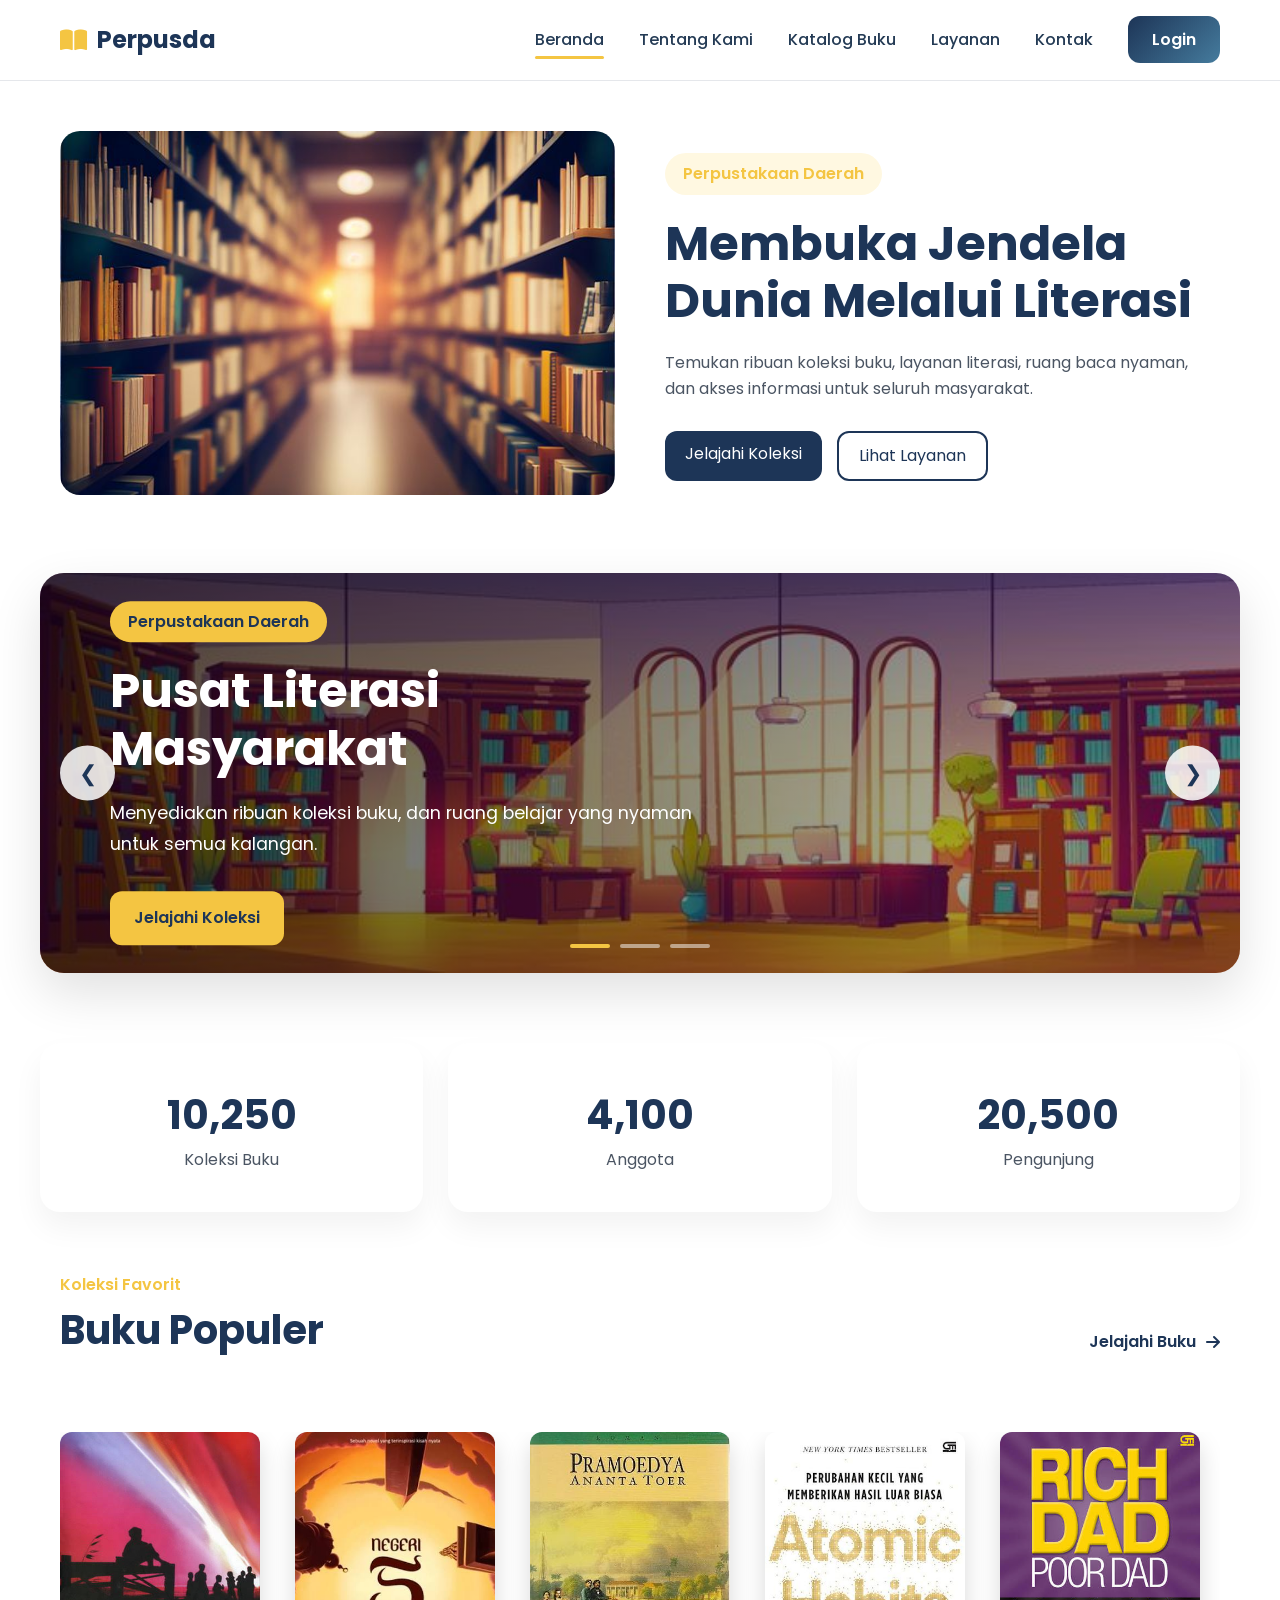
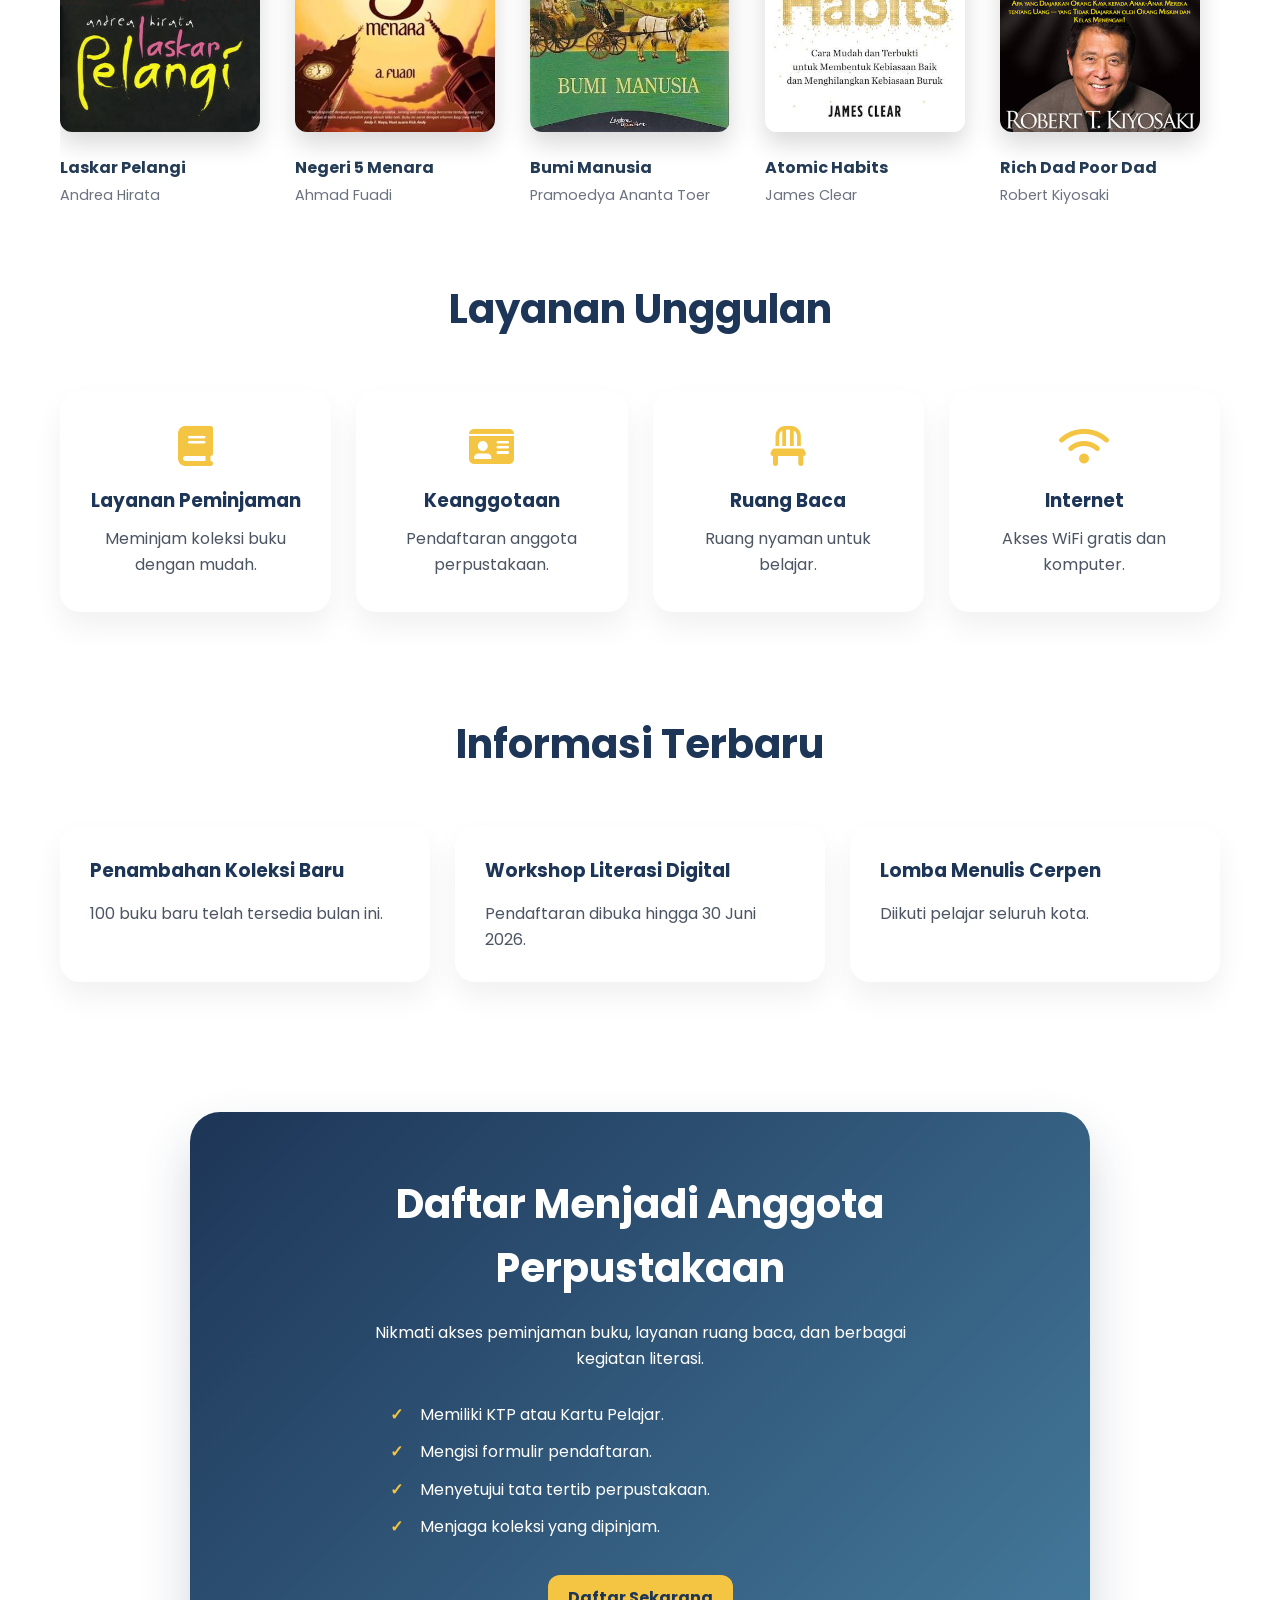
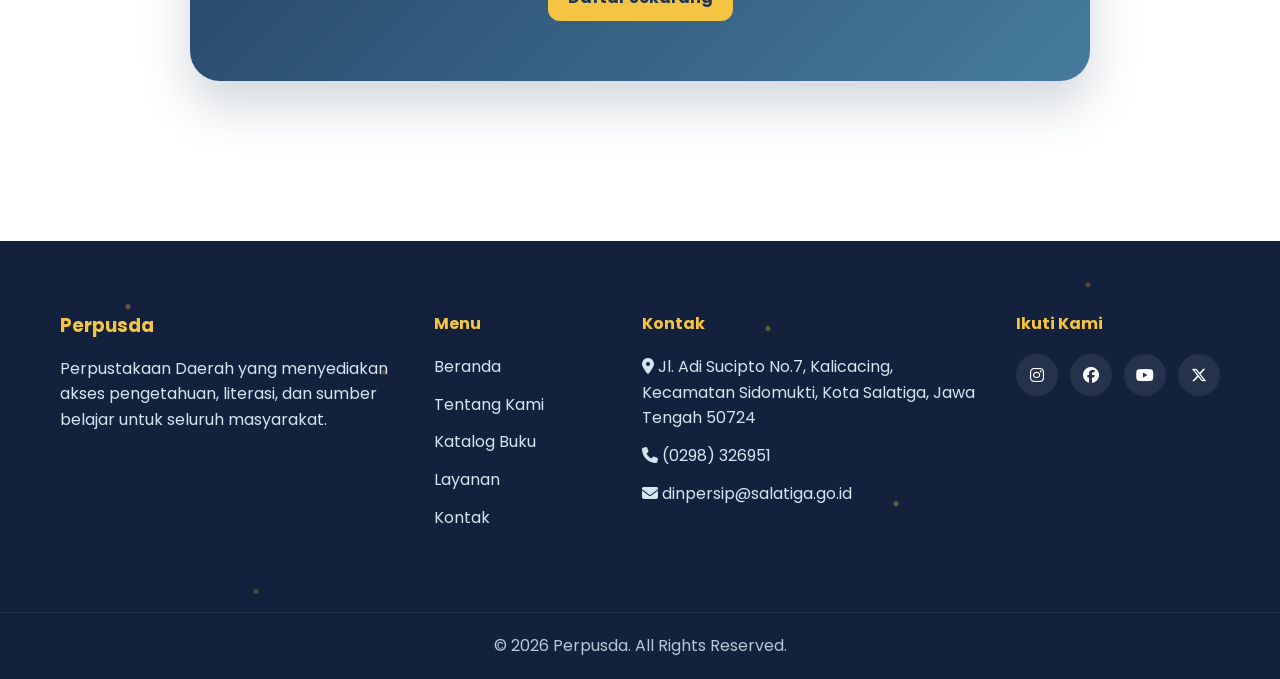
<file: index.html>
<!doctype html>
<html lang="id">
  <head>
    <meta charset="UTF-8" />
    <meta name="viewport" content="width=device-width, initial-scale=1.0" />
    <title>Perpusda</title>
    <link rel="stylesheet" href="css/style-home.css" />

    <!-- Icon -->
    <link
      rel="stylesheet"
      href="https://cdnjs.cloudflare.com/ajax/libs/font-awesome/6.5.1/css/all.min.css"
    />
  </head>
  <body>
    <!-- Navbar -->
    <header>
      <nav class="navbar">
        <a href="index.html" class="logo">
          <i class="fa-solid fa-book-open"></i>
          Perpusda
        </a>

        <ul class="nav-links">
          <li><a href="index.html" class="active">Beranda</a></li>
          <li><a href="tentang.html">Tentang Kami</a></li>
          <li><a href="katalog.html">Katalog Buku</a></li>
          <li><a href="layanan.html">Layanan</a></li>
          <li><a href="kontak.html">Kontak</a></li>
          <li><a href="login.html" class="login-btn">Login</a></li>
        </ul>

        <button class="menu-toggle">
          <i class="fa-solid fa-bars"></i>
        </button>
      </nav>
    </header>

    <!-- Konten -->

    <!-- hero section -->
    <section class="home-hero-section">
      <div class="home-hero-container">
        <div class="home-hero-image">
          <img src="images/home/hero-img.jpg" alt="Perpustakaan" />
        </div>
        
        <div class="home-hero-content">
          <span class="home-hero-tag"> Perpustakaan Daerah </span>

          <h1 class="home-hero-title">
            Membuka Jendela Dunia Melalui Literasi
          </h1>

          <p class="home-hero-description">
            Temukan ribuan koleksi buku, layanan literasi, ruang baca nyaman,
            dan akses informasi untuk seluruh masyarakat.
          </p>

          <div class="home-hero-buttons">
            <a href="katalog.html" class="home-primary-btn">Jelajahi Koleksi</a>

            <a href="layanan.html" class="home-secondary-btn">Lihat Layanan</a>
          </div>
        </div>
      </div>
    </section>

    <!-- carousel -->
    <section class="home-carousel-section">
      <div class="home-carousel-container">
        <!-- Slide 1 -->
        <div class="home-carousel-slide active">
          <img
            src="images/home/carousel1.jpg"
            alt="Gedung Perpustakaan"
            class="home-carousel-image"
          />

          <div class="home-carousel-overlay"></div>

          <div class="home-carousel-content">
            <span class="home-carousel-badge">Perpustakaan Daerah</span>

            <h2 class="home-carousel-title">Pusat Literasi Masyarakat</h2>

            <p class="home-carousel-description">
              Menyediakan ribuan koleksi buku, dan ruang belajar yang nyaman
              untuk semua kalangan.
            </p>

            <a href="katalog.html" class="home-carousel-button">
              Jelajahi Koleksi
            </a>
          </div>
        </div>

        <!-- Slide 2 -->
        <div class="home-carousel-slide">
          <img
            src="images/home/carousel2.jpg"
            alt="Ruang Baca"
            class="home-carousel-image"
          />

          <div class="home-carousel-overlay"></div>

          <div class="home-carousel-content">
            <span class="home-carousel-badge">Fasilitas</span>

            <h2 class="home-carousel-title">Ruang Baca Nyaman dan Modern</h2>

            <p class="home-carousel-description">
              Dilengkapi WiFi gratis, area diskusi, dan komputer publik.
            </p>

            <a href="layanan.html" class="home-carousel-button"
              >Lihat Layanan</a
            >
          </div>
        </div>

        <!-- Slide 3 -->
        <div class="home-carousel-slide">
          <img
            src="images/home/carousel3.jpg"
            alt="Workshop"
            class="home-carousel-image"
          />

          <div class="home-carousel-overlay"></div>

          <div class="home-carousel-content">
            <span class="home-carousel-badge">Event</span>

            <h2 class="home-carousel-title">Baca Buku Bareng</h2>

            <p class="home-carousel-description">
              Bawa buku favoritmu dan baca bersama komunitas perpustakaan.
            </p>

            <a href="#" class="home-carousel-button">Gabung Sekarang</a>
          </div>
        </div>

        <!-- Tombol Navigasi -->
        <button class="home-carousel-arrow home-carousel-prev">❮</button>

        <button class="home-carousel-arrow home-carousel-next">❯</button>

        <!-- Indicator -->
        <div class="home-carousel-dots">
          <span class="home-carousel-dot active"></span>
          <span class="home-carousel-dot"></span>
          <span class="home-carousel-dot"></span>
        </div>
      </div>
    </section>

    <!-- statistik -->
    <section class="home-stats-section">
      <div class="home-stats-container">
        <div class="home-stat-item">
          <h3 class="home-stat-number" data-target="25000">0</h3>
          <p>Koleksi Buku</p>
        </div>

        <div class="home-stat-item">
          <h3 class="home-stat-number" data-target="10000">0</h3>
          <p>Anggota</p>
        </div>

        <div class="home-stat-item">
          <h3 class="home-stat-number" data-target="50000">0</h3>
          <p>Pengunjung</p>
        </div>
      </div>
    </section>

    <!-- Buku Populer -->
    <section class="home-popular-section">
      <div class="home-section-heading">
        <div>
          <span class="home-section-subtitle"> Koleksi Favorit </span>

          <h2 class="home-section-title">Buku Populer</h2>
        </div>

        <a href="katalog.html" class="home-popular-link">
          Jelajahi Buku
          <i class="fa-solid fa-arrow-right"></i>
        </a>
      </div>

      <div class="home-popular-bookshelf">
        <article class="home-popular-book">
          <img
            src="images/katalog/laskar-pelangi.jpg"
            alt="Laskar Pelangi"
            class="home-popular-cover"
          />

          <h3 class="home-popular-title">Laskar Pelangi</h3>

          <p class="home-popular-author">Andrea Hirata</p>
        </article>

        <article class="home-popular-book">
          <img
            src="images/katalog/negeri-5-menara.jpg"
            alt="Negeri 5 Menara"
            class="home-popular-cover"
          />

          <h3 class="home-popular-title">Negeri 5 Menara</h3>

          <p class="home-popular-author">Ahmad Fuadi</p>
        </article>

        <article class="home-popular-book">
          <img
            src="images/katalog/bumi-manusia.jpg"
            alt="Bumi Manusia"
            class="home-popular-cover"
          />

          <h3 class="home-popular-title">Bumi Manusia</h3>

          <p class="home-popular-author">Pramoedya Ananta Toer</p>
        </article>

        <article class="home-popular-book">
          <img
            src="images/katalog/atomic-habits.jpg"
            alt="Atomic Habits"
            class="home-popular-cover"
          />

          <h3 class="home-popular-title">Atomic Habits</h3>

          <p class="home-popular-author">James Clear</p>
        </article>

        <article class="home-popular-book">
          <img
            src="images/katalog/rich dad poor dad.jpg"
            alt="Rich Dad Poor Dad"
            class="home-popular-cover"
          />

          <h3 class="home-popular-title">Rich Dad Poor Dad</h3>

          <p class="home-popular-author">Robert Kiyosaki</p>
        </article>
      </div>
    </section>

    <!-- Layanan -->
    <section class="home-services-section" id="layanan">
      <div class="home-services-container">
        <h2 class="home-section-title">Layanan Unggulan</h2>

        <div class="home-services-grid">
          <div class="home-service-item">
            <i class="fa-solid fa-book"></i>
            <h3>Layanan Peminjaman</h3>
            <p>Meminjam koleksi buku dengan mudah.</p>
          </div>

          <div class="home-service-item">
            <i class="fa-solid fa-id-card"></i>
            <h3>Keanggotaan</h3>
            <p>Pendaftaran anggota perpustakaan.</p>
          </div>

          <div class="home-service-item">
            <i class="fa-solid fa-chair"></i>
            <h3>Ruang Baca</h3>
            <p>Ruang nyaman untuk belajar.</p>
          </div>

          <div class="home-service-item">
            <i class="fa-solid fa-wifi"></i>
            <h3>Internet</h3>
            <p>Akses WiFi gratis dan komputer.</p>
          </div>
        </div>
      </div>
    </section>

    <!-- Informasi Terbaru -->
    <section class="home-news-section">
      <h2 class="home-section-title">Informasi Terbaru</h2>

      <div class="home-news-grid">
        <article class="home-news-item">
          <h3>Penambahan Koleksi Baru</h3>
          <p>100 buku baru telah tersedia bulan ini.</p>
        </article>

        <article class="home-news-item">
          <h3>Workshop Literasi Digital</h3>
          <p>Pendaftaran dibuka hingga 30 Juni 2026.</p>
        </article>

        <article class="home-news-item">
          <h3>Lomba Menulis Cerpen</h3>
          <p>Diikuti pelajar seluruh kota.</p>
        </article>
      </div>
    </section>

    <!-- Membership -->
    <section class="home-membership-section">
      <div class="home-membership-container">
        <h2>Daftar Menjadi Anggota Perpustakaan</h2>

        <p>
          Nikmati akses peminjaman buku, layanan ruang baca, dan berbagai
          kegiatan literasi.
        </p>

        <ul class="home-membership-terms">
          <li>Memiliki KTP atau Kartu Pelajar.</li>

          <li>Mengisi formulir pendaftaran.</li>

          <li>Menyetujui tata tertib perpustakaan.</li>

          <li>Menjaga koleksi yang dipinjam.</li>
        </ul>

        <a href="login.html" class="home-primary-btn"> Daftar Sekarang </a>
      </div>
    </section>

    <!-- Footer -->
    <footer>
      <div class="footer-container">
        <div class="footer-brand">
          <h3>Perpusda</h3>
          <p>
            Perpustakaan Daerah yang menyediakan akses pengetahuan, literasi,
            dan sumber belajar untuk seluruh masyarakat.
          </p>
        </div>

        <div class="footer-links">
          <h4>Menu</h4>
          <a href="index.html">Beranda</a>
          <a href="tentang.html">Tentang Kami</a>
          <a href="katalog.html">Katalog Buku</a>
          <a href="layanan.html">Layanan</a>
          <a href="kontak.html">Kontak</a>
        </div>

        <div class="footer-contact">
          <h4>Kontak</h4>
          <p><i class="fa-solid fa-location-dot"></i> Jl. Adi Sucipto No.7, Kalicacing, Kecamatan Sidomukti, Kota Salatiga, Jawa Tengah 50724</p>
          <p><i class="fa-solid fa-phone"></i> (0298) 326951</p>
          <p><i class="fa-solid fa-envelope"></i> dinpersip@salatiga.go.id</p>
        </div>

        <div class="footer-social">
          <h4>Ikuti Kami</h4>

          <div class="social-icons">
            <a href="#"><i class="fab fa-instagram"></i></a>
            <a href="#"><i class="fab fa-facebook"></i></a>
            <a href="#"><i class="fab fa-youtube"></i></a>
            <a href="#"><i class="fab fa-x-twitter"></i></a>
          </div>
        </div>
      </div>

      <div class="footer-bottom">© 2026 Perpusda. All Rights Reserved.</div>
    </footer>
    <script src="js/script.js"></script>
    <script src="js/script-home.js"></script>
  </body>
</html>
</file>
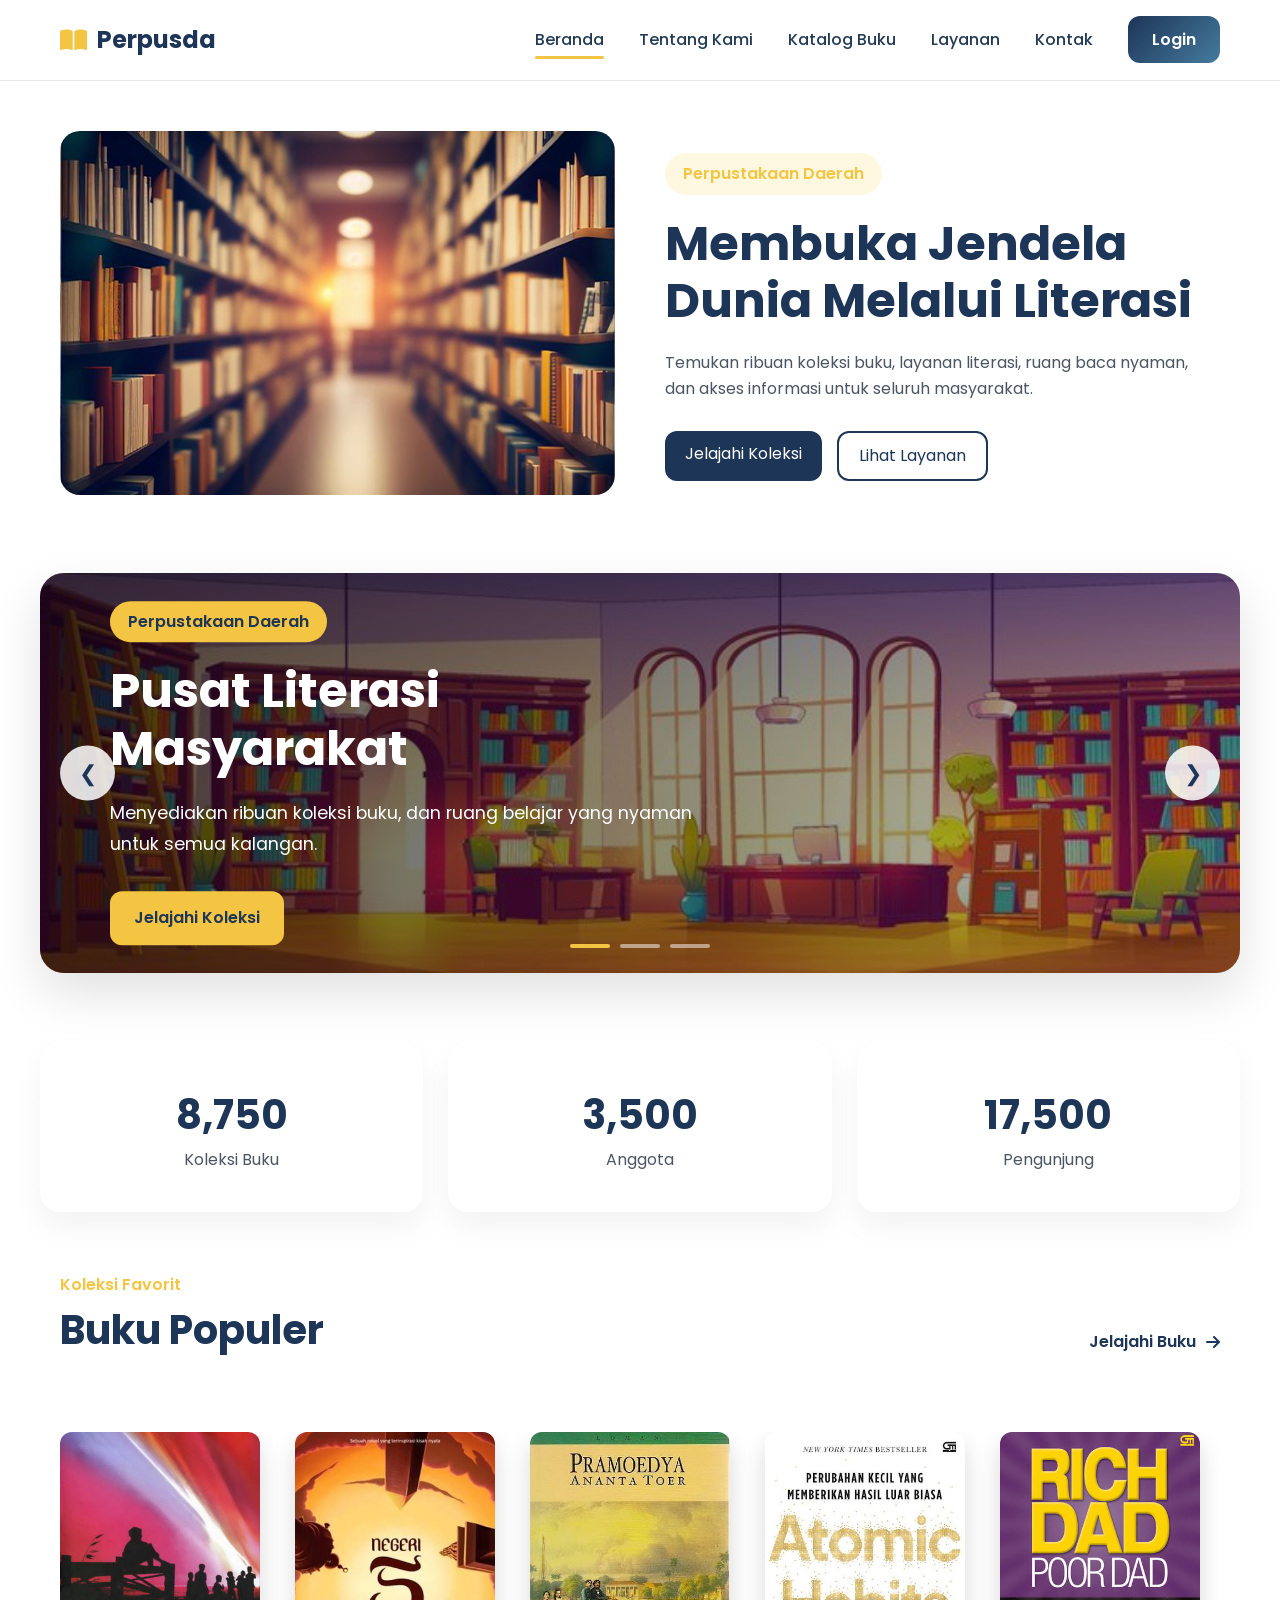
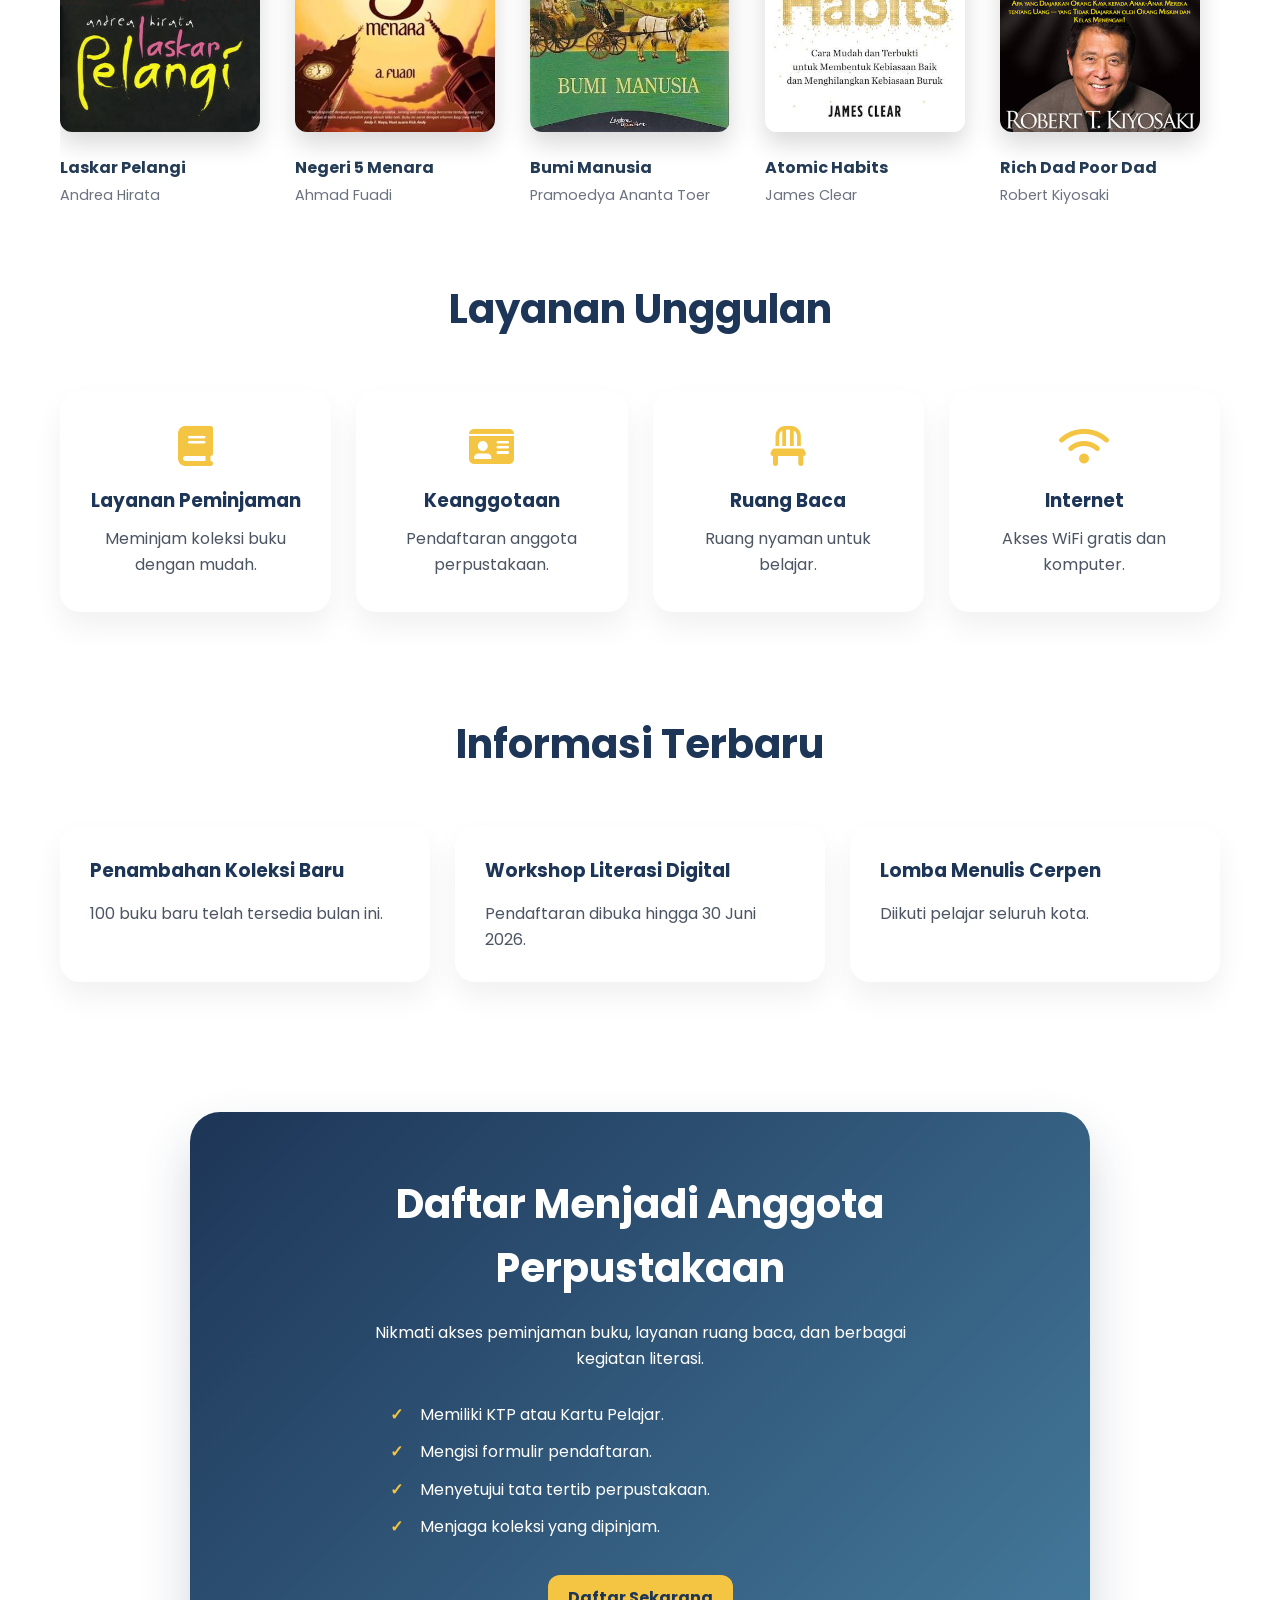
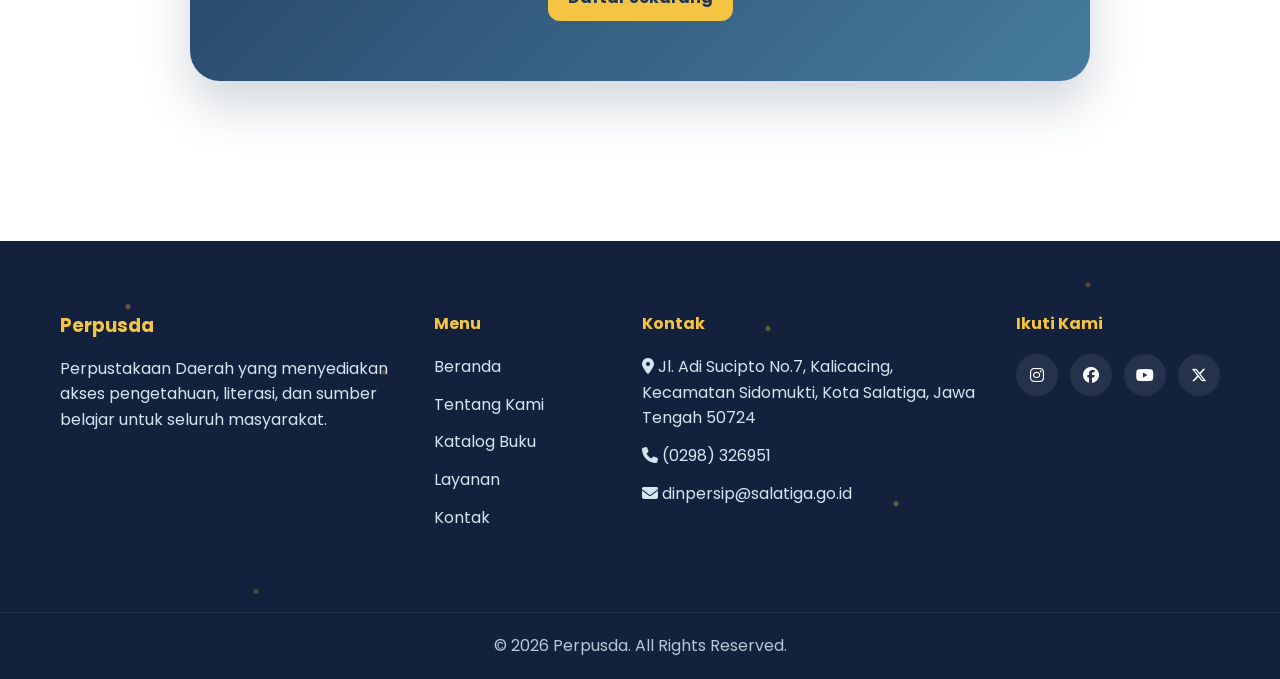
<file: home.html>
<!doctype html>
<html lang="id">
  <head>
    <meta charset="UTF-8" />
    <meta name="viewport" content="width=device-width, initial-scale=1.0" />
    <title>Perpusda</title>
    <link rel="stylesheet" href="css/style-home.css" />

    <!-- Icon -->
    <link
      rel="stylesheet"
      href="https://cdnjs.cloudflare.com/ajax/libs/font-awesome/6.5.1/css/all.min.css"
    />
  </head>
  <body>
    <!-- Navbar -->
    <header>
      <nav class="navbar">
        <a href="home.html" class="logo">
          <i class="fa-solid fa-book-open"></i>
          Perpusda
        </a>

        <ul class="nav-links">
          <li><a href="home.html" class="active">Beranda</a></li>
          <li><a href="tentang.html">Tentang Kami</a></li>
          <li><a href="katalog.html">Katalog Buku</a></li>
          <li><a href="layanan.html">Layanan</a></li>
          <li><a href="kontak.html">Kontak</a></li>
          <li><a href="login.html" class="login-btn">Login</a></li>
        </ul>

        <button class="menu-toggle">
          <i class="fa-solid fa-bars"></i>
        </button>
      </nav>
    </header>

    <!-- Konten -->

    <!-- hero section -->
    <section class="home-hero-section">
      <div class="home-hero-container">
        <div class="home-hero-image">
          <img src="images/home/hero-img.jpg" alt="Perpustakaan" />
        </div>
        
        <div class="home-hero-content">
          <span class="home-hero-tag"> Perpustakaan Daerah </span>

          <h1 class="home-hero-title">
            Membuka Jendela Dunia Melalui Literasi
          </h1>

          <p class="home-hero-description">
            Temukan ribuan koleksi buku, layanan literasi, ruang baca nyaman,
            dan akses informasi untuk seluruh masyarakat.
          </p>

          <div class="home-hero-buttons">
            <a href="katalog.html" class="home-primary-btn">Jelajahi Koleksi</a>

            <a href="layanan.html" class="home-secondary-btn">Lihat Layanan</a>
          </div>
        </div>
      </div>
    </section>

    <!-- carousel -->
    <section class="home-carousel-section">
      <div class="home-carousel-container">
        <!-- Slide 1 -->
        <div class="home-carousel-slide active">
          <img
            src="images/home/carousel1.jpg"
            alt="Gedung Perpustakaan"
            class="home-carousel-image"
          />

          <div class="home-carousel-overlay"></div>

          <div class="home-carousel-content">
            <span class="home-carousel-badge">Perpustakaan Daerah</span>

            <h2 class="home-carousel-title">Pusat Literasi Masyarakat</h2>

            <p class="home-carousel-description">
              Menyediakan ribuan koleksi buku, dan ruang belajar yang nyaman
              untuk semua kalangan.
            </p>

            <a href="katalog.html" class="home-carousel-button">
              Jelajahi Koleksi
            </a>
          </div>
        </div>

        <!-- Slide 2 -->
        <div class="home-carousel-slide">
          <img
            src="images/home/carousel2.jpg"
            alt="Ruang Baca"
            class="home-carousel-image"
          />

          <div class="home-carousel-overlay"></div>

          <div class="home-carousel-content">
            <span class="home-carousel-badge">Fasilitas</span>

            <h2 class="home-carousel-title">Ruang Baca Nyaman dan Modern</h2>

            <p class="home-carousel-description">
              Dilengkapi WiFi gratis, area diskusi, dan komputer publik.
            </p>

            <a href="layanan.html" class="home-carousel-button"
              >Lihat Layanan</a
            >
          </div>
        </div>

        <!-- Slide 3 -->
        <div class="home-carousel-slide">
          <img
            src="images/home/carousel3.jpg"
            alt="Workshop"
            class="home-carousel-image"
          />

          <div class="home-carousel-overlay"></div>

          <div class="home-carousel-content">
            <span class="home-carousel-badge">Event</span>

            <h2 class="home-carousel-title">Baca Buku Bareng</h2>

            <p class="home-carousel-description">
              Bawa buku favoritmu dan baca bersama komunitas perpustakaan.
            </p>

            <a href="#" class="home-carousel-button">Gabung Sekarang</a>
          </div>
        </div>

        <!-- Tombol Navigasi -->
        <button class="home-carousel-arrow home-carousel-prev">❮</button>

        <button class="home-carousel-arrow home-carousel-next">❯</button>

        <!-- Indicator -->
        <div class="home-carousel-dots">
          <span class="home-carousel-dot active"></span>
          <span class="home-carousel-dot"></span>
          <span class="home-carousel-dot"></span>
        </div>
      </div>
    </section>

    <!-- statistik -->
    <section class="home-stats-section">
      <div class="home-stats-container">
        <div class="home-stat-item">
          <h3 class="home-stat-number" data-target="25000">0</h3>
          <p>Koleksi Buku</p>
        </div>

        <div class="home-stat-item">
          <h3 class="home-stat-number" data-target="10000">0</h3>
          <p>Anggota</p>
        </div>

        <div class="home-stat-item">
          <h3 class="home-stat-number" data-target="50000">0</h3>
          <p>Pengunjung</p>
        </div>
      </div>
    </section>

    <!-- Buku Populer -->
    <section class="home-popular-section">
      <div class="home-section-heading">
        <div>
          <span class="home-section-subtitle"> Koleksi Favorit </span>

          <h2 class="home-section-title">Buku Populer</h2>
        </div>

        <a href="katalog.html" class="home-popular-link">
          Jelajahi Buku
          <i class="fa-solid fa-arrow-right"></i>
        </a>
      </div>

      <div class="home-popular-bookshelf">
        <article class="home-popular-book">
          <img
            src="images/katalog/laskar-pelangi.jpg"
            alt="Laskar Pelangi"
            class="home-popular-cover"
          />

          <h3 class="home-popular-title">Laskar Pelangi</h3>

          <p class="home-popular-author">Andrea Hirata</p>
        </article>

        <article class="home-popular-book">
          <img
            src="images/katalog/negeri-5-menara.jpg"
            alt="Negeri 5 Menara"
            class="home-popular-cover"
          />

          <h3 class="home-popular-title">Negeri 5 Menara</h3>

          <p class="home-popular-author">Ahmad Fuadi</p>
        </article>

        <article class="home-popular-book">
          <img
            src="images/katalog/bumi-manusia.jpg"
            alt="Bumi Manusia"
            class="home-popular-cover"
          />

          <h3 class="home-popular-title">Bumi Manusia</h3>

          <p class="home-popular-author">Pramoedya Ananta Toer</p>
        </article>

        <article class="home-popular-book">
          <img
            src="images/katalog/atomic-habits.jpg"
            alt="Atomic Habits"
            class="home-popular-cover"
          />

          <h3 class="home-popular-title">Atomic Habits</h3>

          <p class="home-popular-author">James Clear</p>
        </article>

        <article class="home-popular-book">
          <img
            src="images/katalog/rich dad poor dad.jpg"
            alt="Rich Dad Poor Dad"
            class="home-popular-cover"
          />

          <h3 class="home-popular-title">Rich Dad Poor Dad</h3>

          <p class="home-popular-author">Robert Kiyosaki</p>
        </article>
      </div>
    </section>

    <!-- Layanan -->
    <section class="home-services-section" id="layanan">
      <div class="home-services-container">
        <h2 class="home-section-title">Layanan Unggulan</h2>

        <div class="home-services-grid">
          <div class="home-service-item">
            <i class="fa-solid fa-book"></i>
            <h3>Layanan Peminjaman</h3>
            <p>Meminjam koleksi buku dengan mudah.</p>
          </div>

          <div class="home-service-item">
            <i class="fa-solid fa-id-card"></i>
            <h3>Keanggotaan</h3>
            <p>Pendaftaran anggota perpustakaan.</p>
          </div>

          <div class="home-service-item">
            <i class="fa-solid fa-chair"></i>
            <h3>Ruang Baca</h3>
            <p>Ruang nyaman untuk belajar.</p>
          </div>

          <div class="home-service-item">
            <i class="fa-solid fa-wifi"></i>
            <h3>Internet</h3>
            <p>Akses WiFi gratis dan komputer.</p>
          </div>
        </div>
      </div>
    </section>

    <!-- Informasi Terbaru -->
    <section class="home-news-section">
      <h2 class="home-section-title">Informasi Terbaru</h2>

      <div class="home-news-grid">
        <article class="home-news-item">
          <h3>Penambahan Koleksi Baru</h3>
          <p>100 buku baru telah tersedia bulan ini.</p>
        </article>

        <article class="home-news-item">
          <h3>Workshop Literasi Digital</h3>
          <p>Pendaftaran dibuka hingga 30 Juni 2026.</p>
        </article>

        <article class="home-news-item">
          <h3>Lomba Menulis Cerpen</h3>
          <p>Diikuti pelajar seluruh kota.</p>
        </article>
      </div>
    </section>

    <!-- Membership -->
    <section class="home-membership-section">
      <div class="home-membership-container">
        <h2>Daftar Menjadi Anggota Perpustakaan</h2>

        <p>
          Nikmati akses peminjaman buku, layanan ruang baca, dan berbagai
          kegiatan literasi.
        </p>

        <ul class="home-membership-terms">
          <li>Memiliki KTP atau Kartu Pelajar.</li>

          <li>Mengisi formulir pendaftaran.</li>

          <li>Menyetujui tata tertib perpustakaan.</li>

          <li>Menjaga koleksi yang dipinjam.</li>
        </ul>

        <a href="login.html" class="home-primary-btn"> Daftar Sekarang </a>
      </div>
    </section>

    <!-- Footer -->
    <footer>
      <div class="footer-container">
        <div class="footer-brand">
          <h3>Perpusda</h3>
          <p>
            Perpustakaan Daerah yang menyediakan akses pengetahuan, literasi,
            dan sumber belajar untuk seluruh masyarakat.
          </p>
        </div>

        <div class="footer-links">
          <h4>Menu</h4>
          <a href="home.html">Beranda</a>
          <a href="tentang.html">Tentang Kami</a>
          <a href="katalog.html">Katalog Buku</a>
          <a href="layanan.html">Layanan</a>
          <a href="kontak.html">Kontak</a>
        </div>

        <div class="footer-contact">
          <h4>Kontak</h4>
          <p><i class="fa-solid fa-location-dot"></i> Jl. Adi Sucipto No.7, Kalicacing, Kecamatan Sidomukti, Kota Salatiga, Jawa Tengah 50724</p>
          <p><i class="fa-solid fa-phone"></i> (0298) 326951</p>
          <p><i class="fa-solid fa-envelope"></i> dinpersip@salatiga.go.id</p>
        </div>

        <div class="footer-social">
          <h4>Ikuti Kami</h4>

          <div class="social-icons">
            <a href="#"><i class="fab fa-instagram"></i></a>
            <a href="#"><i class="fab fa-facebook"></i></a>
            <a href="#"><i class="fab fa-youtube"></i></a>
            <a href="#"><i class="fab fa-x-twitter"></i></a>
          </div>
        </div>
      </div>

      <div class="footer-bottom">© 2026 Perpusda. All Rights Reserved.</div>
    </footer>
    <script src="js/script.js"></script>
    <script src="js/script-home.js"></script>
  </body>
</html>
</file>
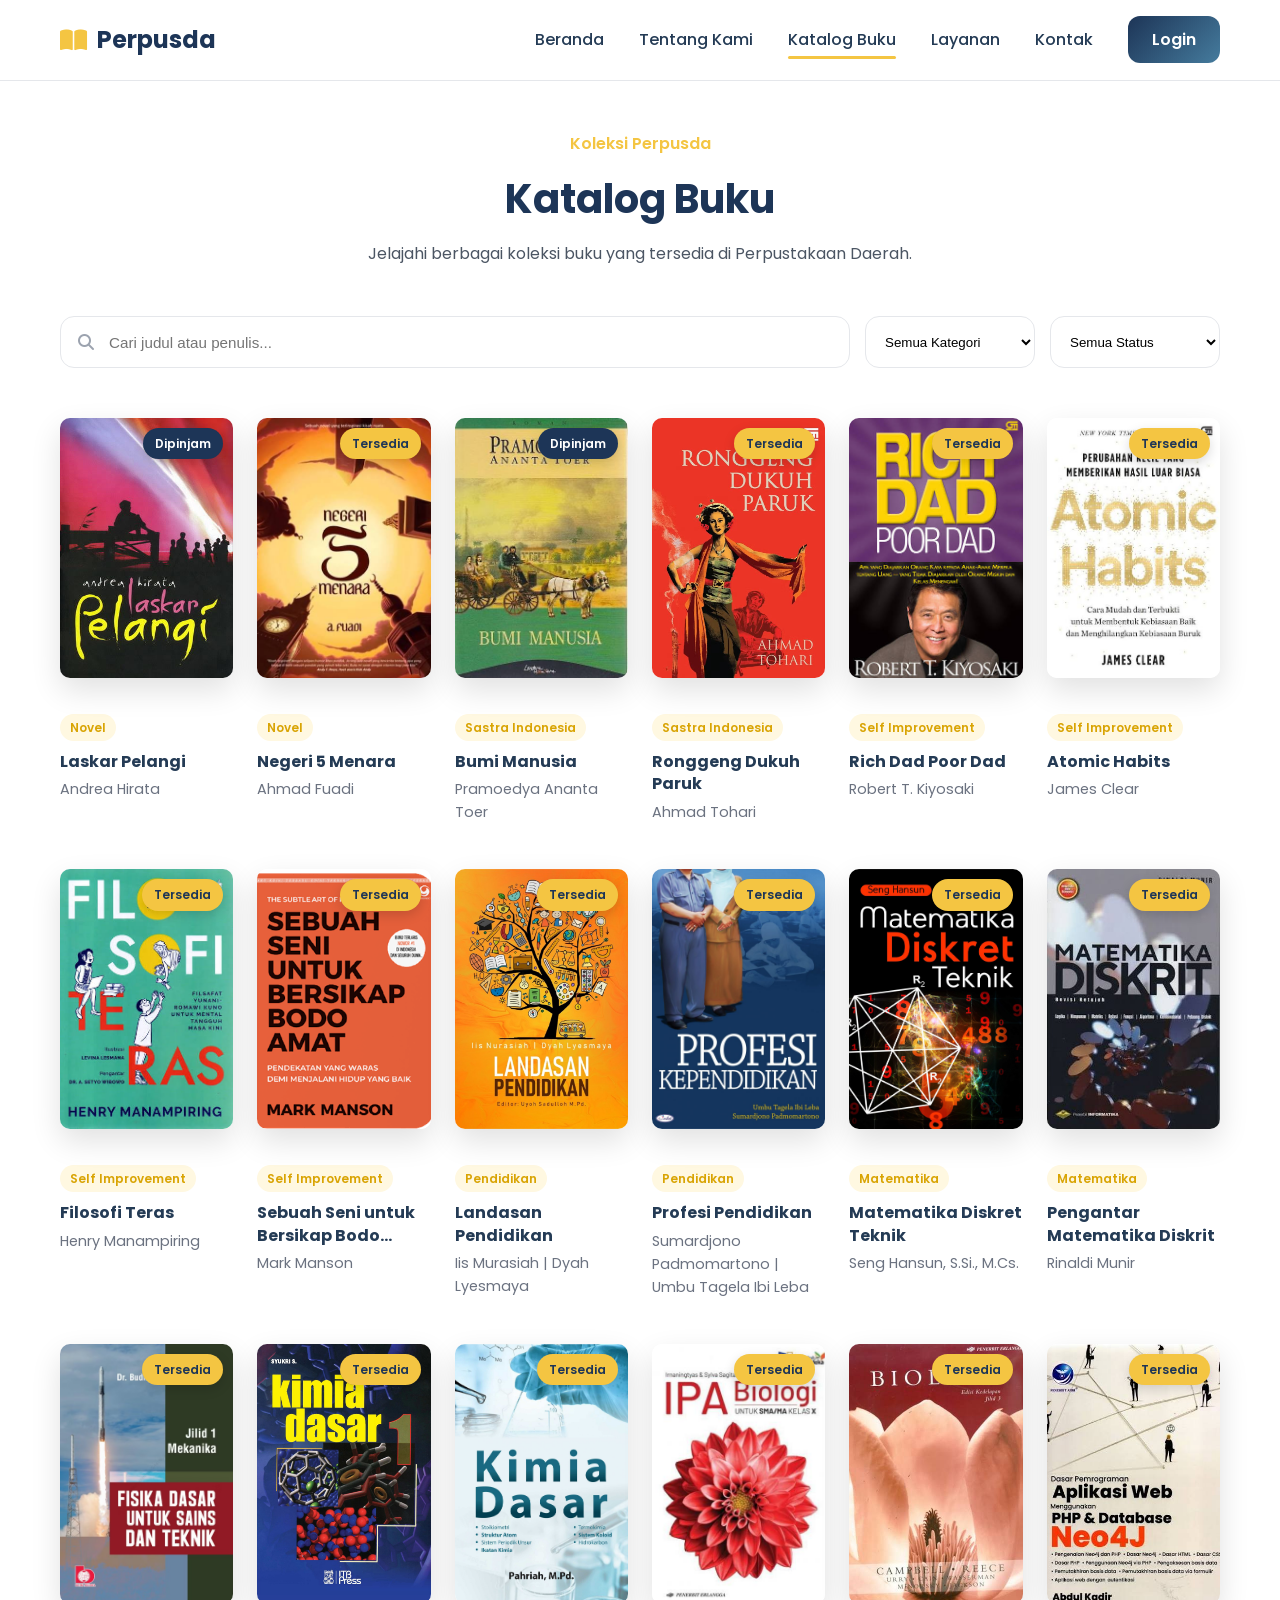
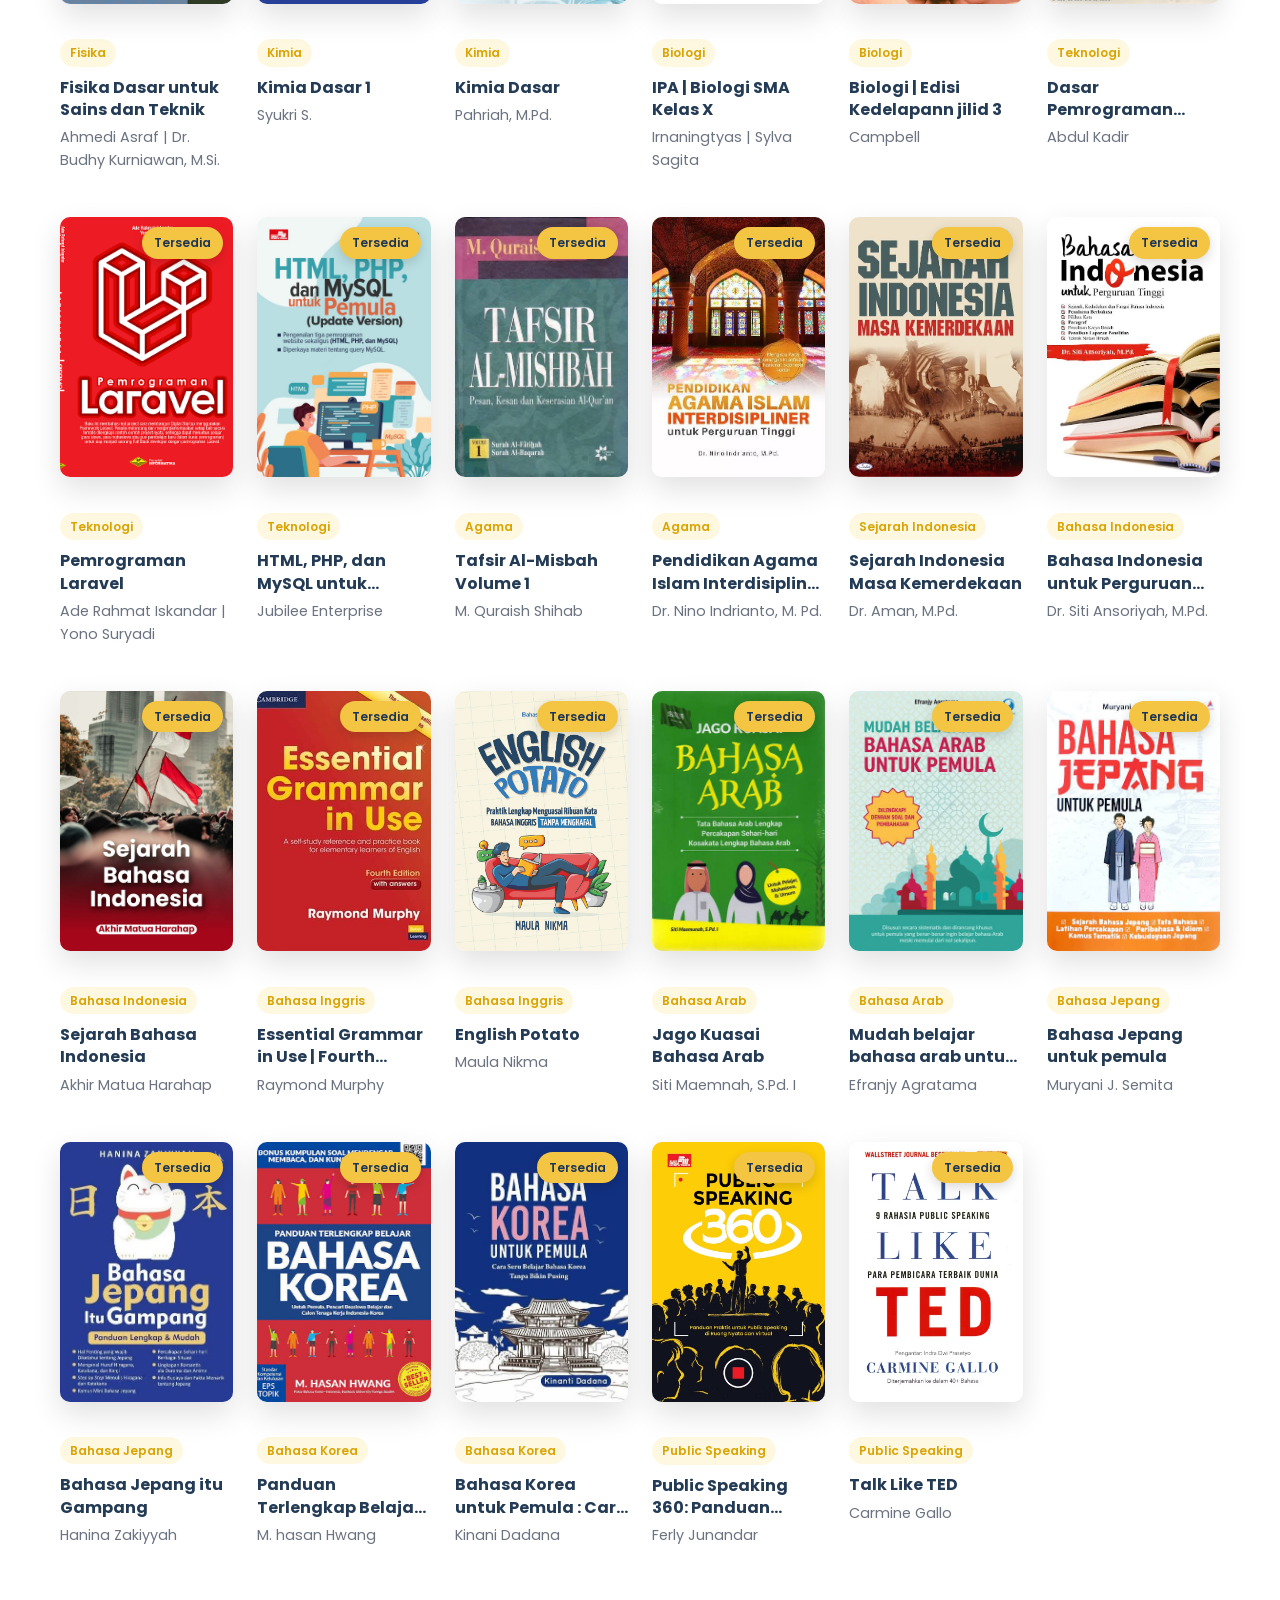
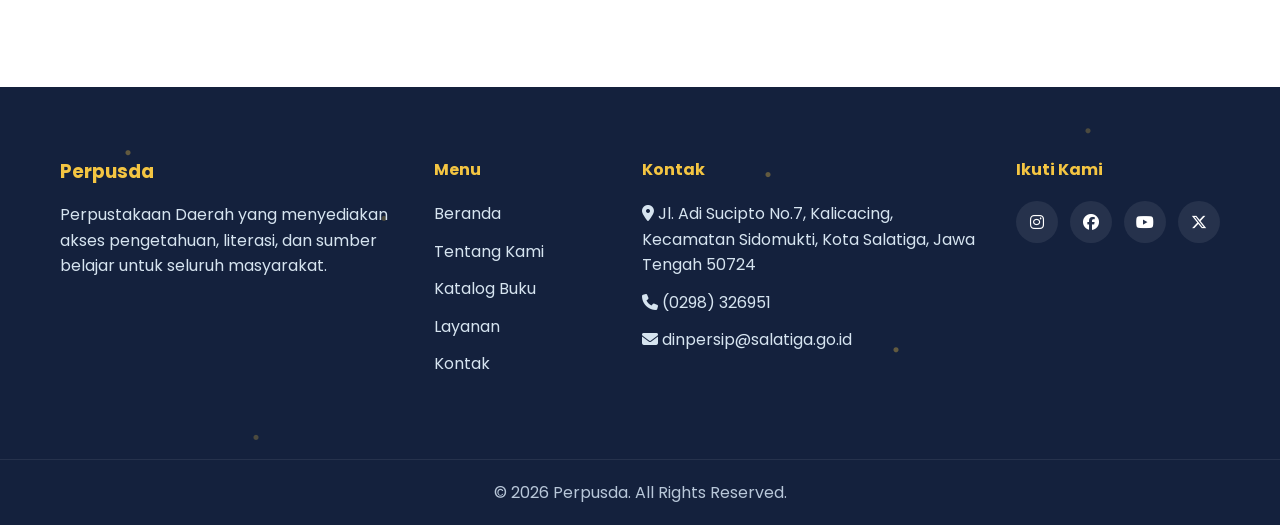
<file: katalog.html>
<!doctype html>
<html lang="id">
  <head>
    <meta charset="UTF-8" />
    <meta name="viewport" content="width=device-width, initial-scale=1.0" />
    <title>Perpusda</title>
    <link rel="stylesheet" href="css/style-katalog.css" />

    <!-- Icon -->
    <link
      rel="stylesheet"
      href="https://cdnjs.cloudflare.com/ajax/libs/font-awesome/6.5.1/css/all.min.css"
    />
  </head>
  <body>
    <!-- Navbar -->
    <header>
      <nav class="navbar">
        <a href="index.html" class="logo">
          <i class="fa-solid fa-book-open"></i>
          Perpusda
        </a>

        <ul class="nav-links">
          <li><a href="index.html">Beranda</a></li>
          <li><a href="tentang.html">Tentang Kami</a></li>
          <li><a href="katalog.html" class="active">Katalog Buku</a></li>
          <li><a href="layanan.html">Layanan</a></li>
          <li><a href="kontak.html">Kontak</a></li>
          <li><a href="login.html" class="login-btn">Login</a></li>
        </ul>

        <button class="menu-toggle">
          <i class="fa-solid fa-bars"></i>
        </button>
      </nav>
    </header>

    <!-- Konten -->
    <section class="catalog-section" id="katalog">
      <div class="catalog-container">
        <div class="catalog-header">
          <span class="catalog-subtitle">Koleksi Perpusda</span>
          <h2 class="catalog-title">Katalog Buku</h2>
          <p class="catalog-description">
            Jelajahi berbagai koleksi buku yang tersedia di Perpustakaan Daerah.
          </p>
        </div>

        <!-- Search & Filter -->
        <div class="catalog-toolbar">
          <div class="catalog-search-wrapper">
            <i class="fa-solid fa-magnifying-glass"></i>
            <input
              type="text"
              id="catalogSearch"
              placeholder="Cari judul atau penulis..."
              class="catalog-search-input"
            />
          </div>
          <div class="filter">
            <select id="catalogCategoryFilter" class="catalog-filter">
              <option value="">Semua Kategori</option>
              <option value="Novel">Novel</option>
              <option value="Sastra Indonesia">Sastra Indonesia</option>
              <option value="Buku Anak">Buku Anak</option>
              <option value="Matematika">Matematika</option>
              <option value="Fisika">Fisika</option>
              <option value="Kimia">Kimia</option>
              <option value="Biologi">Biologi</option>
              <option value="Teknologi">Teknologi</option>
              <option value="Agama">Agama</option>
              <option value="Sejarah Indonesia">Sejarah Indonesia</option>
              <option value="Bahasa Indonesia">Bahasa Indonesia</option>
              <option value="Bahasa Inggris">Bahasa Inggris</option>
              <option value="Bahasa Arab">Bahasa Arab</option>
              <option value="Bahasa Jepang">Bahasa Jepang</option>
              <option value="Bahasa Korea">Bahasa Korea</option>
              <option value="Public Speaking">Public Speaking</option>
              <option value="Self Improvement">Self Improvement</option>
            </select>

            <select id="catalogStatusFilter" class="catalog-filter">
              <option value="">Semua Status</option>
              <option value="Tersedia">Tersedia</option>
              <option value="Dipinjam">Dipinjam</option>
            </select>
          </div>
        </div>

        <!-- Rak Buku -->
        <div class="catalog-bookshelf" id="catalogBookshelf"></div>

        <!-- State Kosong -->
        <div id="catalogEmptyState" class="catalog-empty-state">
          <i class="fa-solid fa-book-open"></i>
          <h3>Buku tidak ditemukan</h3>
          <p>Coba gunakan kata kunci lain atau ubah filter pencarian.</p>
        </div>
      </div>
    </section>

    <!-- Footer -->
    <footer>
      <div class="footer-container">
        <div class="footer-brand">
          <h3>Perpusda</h3>
          <p>
            Perpustakaan Daerah yang menyediakan akses pengetahuan, literasi,
            dan sumber belajar untuk seluruh masyarakat.
          </p>
        </div>

        <div class="footer-links">
          <h4>Menu</h4>
          <a href="index.html">Beranda</a>
          <a href="tentang.html">Tentang Kami</a>
          <a href="katalog.html">Katalog Buku</a>
          <a href="layanan.html">Layanan</a>
          <a href="kontak.html">Kontak</a>
        </div>

        <div class="footer-contact">
          <h4>Kontak</h4>
          <p>
            <i class="fa-solid fa-location-dot"></i> Jl. Adi Sucipto No.7,
            Kalicacing, Kecamatan Sidomukti, Kota Salatiga, Jawa Tengah 50724
          </p>
          <p><i class="fa-solid fa-phone"></i> (0298) 326951</p>
          <p><i class="fa-solid fa-envelope"></i> dinpersip@salatiga.go.id</p>
        </div>

        <div class="footer-social">
          <h4>Ikuti Kami</h4>

          <div class="social-icons">
            <a href="#"><i class="fab fa-instagram"></i></a>
            <a href="#"><i class="fab fa-facebook"></i></a>
            <a href="#"><i class="fab fa-youtube"></i></a>
            <a href="#"><i class="fab fa-x-twitter"></i></a>
          </div>
        </div>
      </div>

      <div class="footer-bottom">© 2026 Perpusda. All Rights Reserved.</div>
    </footer>

    <script src="js/script.js"></script>
    <script src="js/data-buku.js"></script>
    <script src="js/script-katalog.js"></script>
  </body>
</html>
</file>
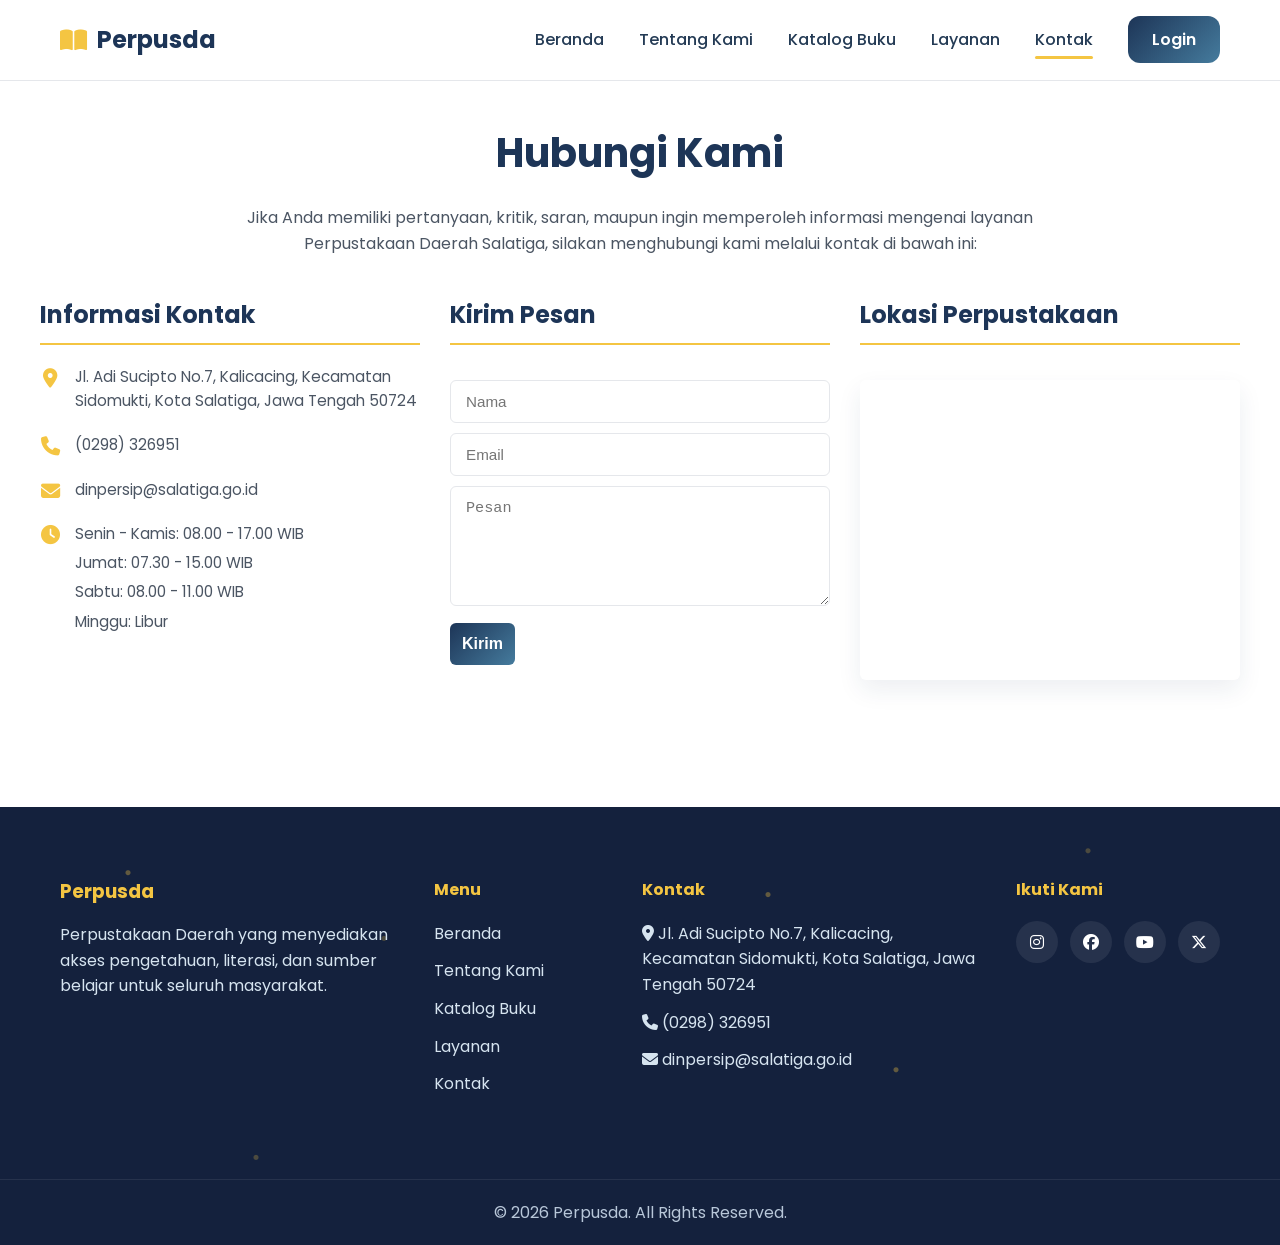
<file: kontak.html>
<!DOCTYPE html>
<html lang="id">
<head>
    <meta charset="UTF-8">
    <meta name="viewport" content="width=device-width, initial-scale=1.0">
    <title>Perpusda</title>
    <link rel="stylesheet" href="css/style-kontak.css">

    <!-- Icon -->
    <link
        rel="stylesheet"
        href="https://cdnjs.cloudflare.com/ajax/libs/font-awesome/6.5.1/css/all.min.css"
    />
</head>
<body>

    <!-- Navbar -->
    <header>
        <nav class="navbar">
            <a href="index.html" class="logo">
                <i class="fa-solid fa-book-open"></i>
                Perpusda
            </a>

            <ul class="nav-links">
                <li><a href="index.html">Beranda</a></li>
                <li><a href="tentang.html">Tentang Kami</a></li>
                <li><a href="katalog.html">Katalog Buku</a></li>
                <li><a href="layanan.html">Layanan</a></li>
                <li><a href="kontak.html" class="active">Kontak</a></li>
                <li><a href="login.html" class="login-btn">Login</a></li>
            </ul>

            <button class="menu-toggle">
                <i class="fa-solid fa-bars"></i>
            </button>
        </nav>
    </header>

    <!-- Konten -->
    <section class="kontak">
        <div class="container">
            <h1>Hubungi Kami</h1>
            <div class="kontak-content">
                <p>Jika Anda memiliki pertanyaan, kritik, saran, maupun ingin memperoleh
            informasi mengenai layanan Perpustakaan Daerah Salatiga,
            silakan menghubungi kami melalui kontak di bawah ini:</p>
            <div class="kontak-wrapper">
                <!-- Informasi Kontak -->
                 <div class="kontak-info">
                    <h2>Informasi Kontak</h2>   
                <div class="kontak-item">
                <i class="fa-solid fa-location-dot"></i>
                <p>Jl. Adi Sucipto No.7, Kalicacing,
                        Kecamatan Sidomukti, Kota Salatiga,
                        Jawa Tengah 50724</p>
                </div>
                <div class="kontak-item">
                    <i class="fa-solid fa-phone"></i>
                    <p>(0298) 326951</p>
                </div>
                <div class="kontak-item">
                    <i class="fa-solid fa-envelope"></i>
                    <p>dinpersip@salatiga.go.id</p>
                </div>
                <div class="kontak-item">
                    <i class="fa-solid fa-clock"></i>
                    <ul>
                        <li>Senin - Kamis: 08.00 - 17.00 WIB</li>
                        <li>Jumat: 07.30 - 15.00 WIB</li>
                        <li>Sabtu: 08.00 - 11.00 WIB</li>
                        <li>Minggu: Libur</li>
                    </ul>
                </div>
            </div>
            <!-- Form Kontak -->
            <div class="kontak-form">
                <h2>Kirim Pesan</h2>
                <form action="proses_kontak.php" method="POST">
                    <input type="text" name="nama" placeholder="Nama" required>
                    <input type="email" name="email" placeholder="Email" required>
                    <textarea name="pesan" placeholder="Pesan" required></textarea>
                    <button type="submit">Kirim</button>
                </form>
            </div>
            <div class="kontak-map">
                <h2>Lokasi Perpustakaan</h2>
                <iframe
                    src="https://www.google.com/maps/embed?pb=!1m18!1m12!1m3!1d3761.438165253877!2d110.49770907476112!3d-7.327024992681284!2m3!1f0!2f0!3f0!3m2!1i1024!2i768!4f13.1!3m3!1m2!1s0x2e7a783f2286fa9f%3A0xc7513512a42c0dcc!2sPerpustakaan%20dan%20Arsip%20Daerah%20Kota%20Salatiga!5e1!3m2!1sid!2sid!4v1782916595165!5m2!1sid!2sid"
                    width="100%"
                    height="450"
                    style="border:0;"
                    allowfullscreen=""
                    loading="lazy"></iframe>
                </iframe>
            </div>
        </div>
    </section>

    <!-- Footer -->
    <footer>
        <div class="footer-container">

            <div class="footer-brand">
                <h3>Perpusda</h3>
                <p>
                    Perpustakaan Daerah yang menyediakan akses
                    pengetahuan, literasi, dan sumber belajar
                    untuk seluruh masyarakat.
                </p>
            </div>

            <div class="footer-links">
                <h4>Menu</h4>
                <a href="index.html">Beranda</a>
                <a href="tentang.html">Tentang Kami</a>
                <a href="katalog.html">Katalog Buku</a>
                <a href="layanan.html">Layanan</a>
                <a href="kontak.html">Kontak</a>
            </div>

            <div class="footer-contact">
                <h4>Kontak</h4>
                <p><i class="fa-solid fa-location-dot"></i> Jl. Adi Sucipto No.7, Kalicacing, Kecamatan Sidomukti, Kota Salatiga, Jawa Tengah 50724</p>
                <p><i class="fa-solid fa-phone"></i> (0298) 326951</p>
                <p><i class="fa-solid fa-envelope"></i> dinpersip@salatiga.go.id</p>
            </div>

            <div class="footer-social">
                <h4>Ikuti Kami</h4>

                <div class="social-icons">
                    <a href="#"><i class="fab fa-instagram"></i></a>
                    <a href="#"><i class="fab fa-facebook"></i></a>
                    <a href="#"><i class="fab fa-youtube"></i></a>
                    <a href="#"><i class="fab fa-x-twitter"></i></a>
                </div>
            </div>

        </div>

        <div class="footer-bottom">
            © 2026 Perpusda. All Rights Reserved.
        </div>
    </footer>

    <script src="js/script.js"></script>
</body>
</html>
</file>
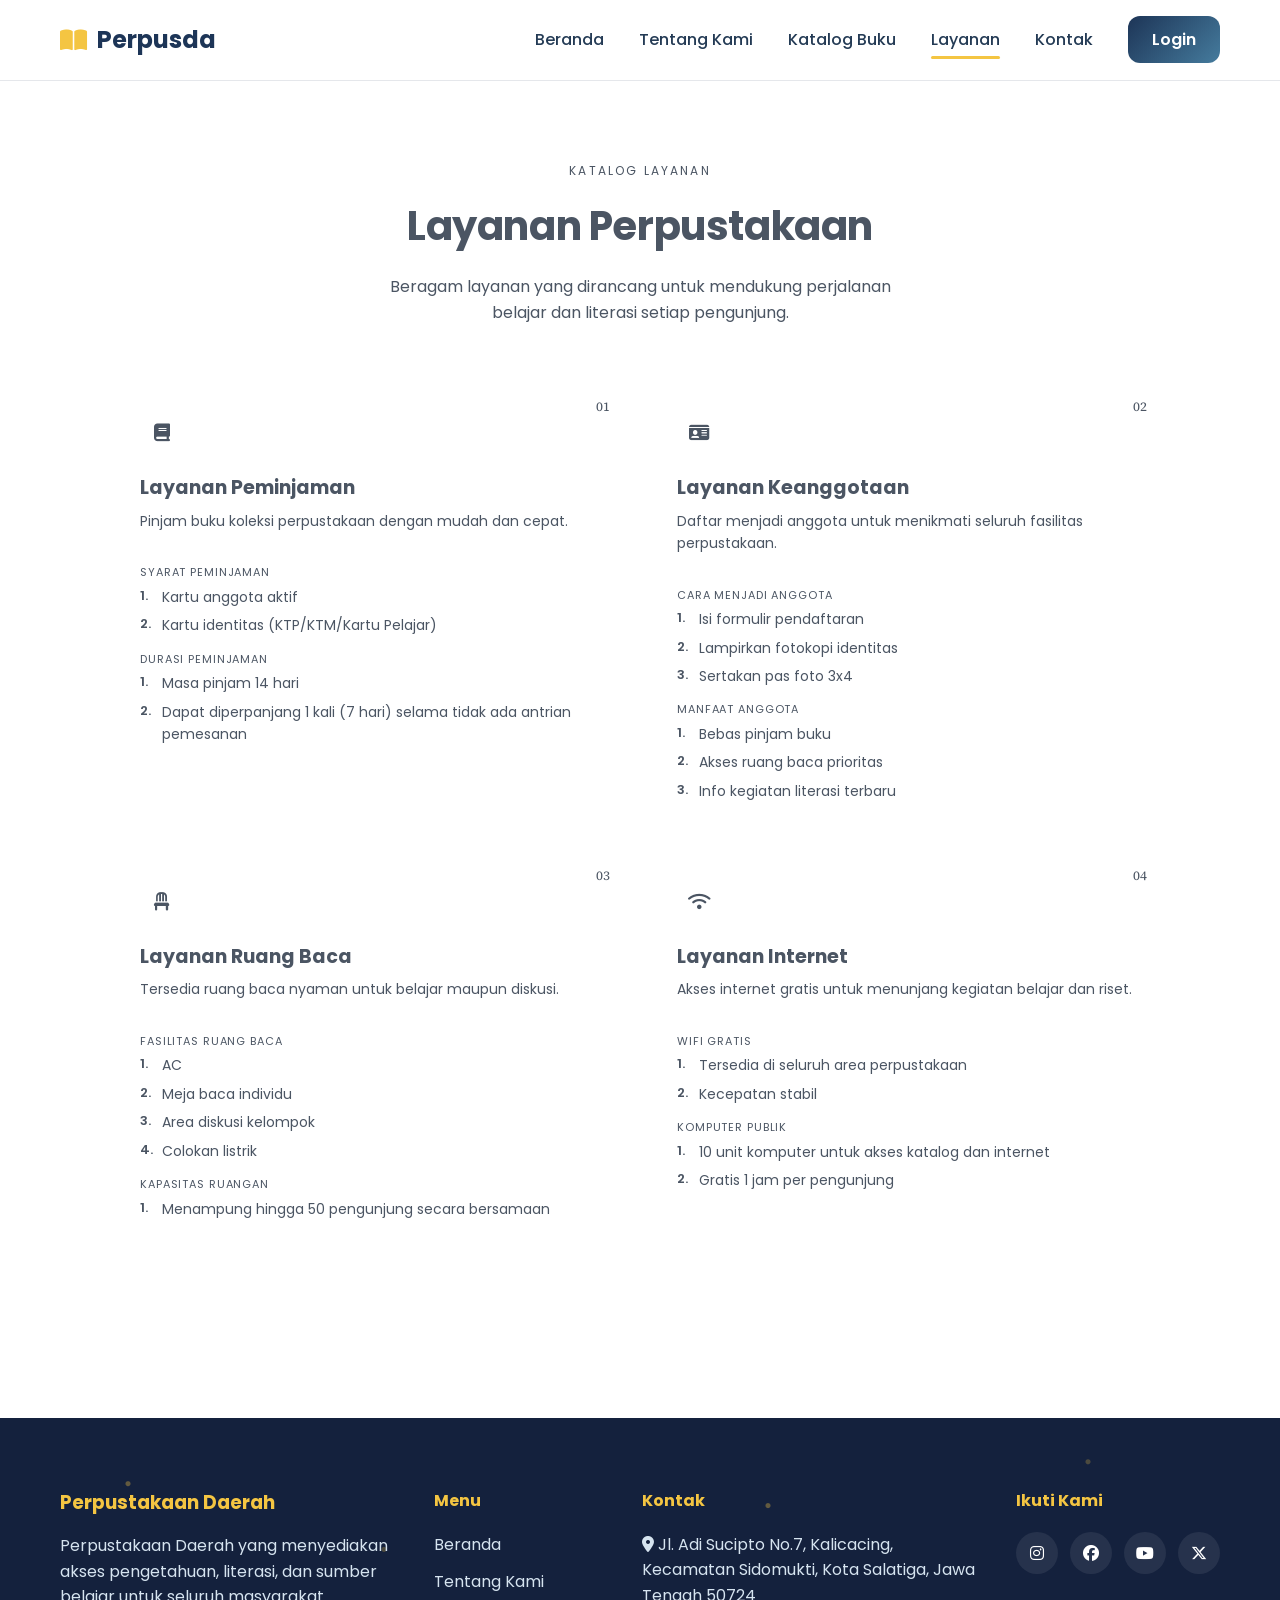
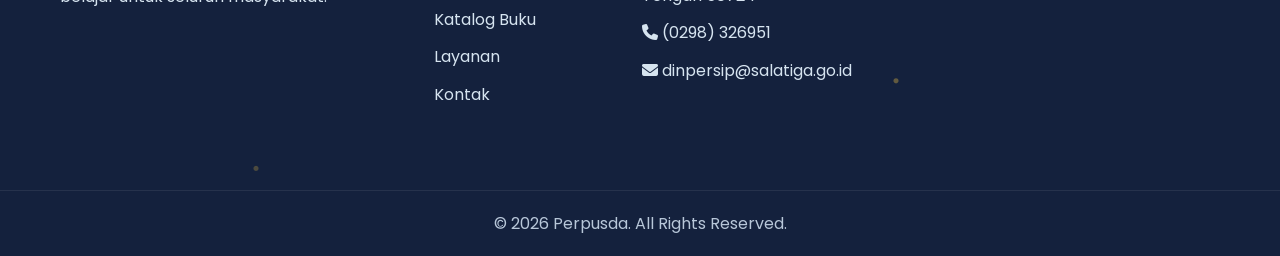
<file: layanan.html>
<!doctype html>
<html lang="id">
  <head>
    <meta charset="UTF-8" />
    <meta name="viewport" content="width=device-width, initial-scale=1.0" />
    <title>Perpusda</title>
    <link
      rel="stylesheet"
      href="https://cdnjs.cloudflare.com/ajax/libs/font-awesome/6.5.1/css/all.min.css"
    />
    <link rel="preconnect" href="https://fonts.googleapis.com" />
    <link
      href="https://fonts.googleapis.com/css2?family=Source+Serif+4:opsz,wght@8..60,500;8..60,600;8..60,700&family=Work+Sans:wght@400;500;600&display=swap"
      rel="stylesheet"
    />
    <link rel="stylesheet" href="css/style-layanan.css" />
 
  </head>
  <body>
    <header>
      <nav class="navbar">
        <a href="index.html" class="logo"
          ><i class="fa-solid fa-book-open"></i> Perpusda</a
        >
        <ul class="nav-links">
          <li><a href="index.html">Beranda</a></li>
          <li><a href="tentang.html">Tentang Kami</a></li>
          <li><a href="katalog.html">Katalog Buku</a></li>
          <li><a href="layanan.html" class="active">Layanan</a></li>
          <li><a href="kontak.html">Kontak</a></li>
          <li><a href="login.html" class="login-btn">Login</a></li>
        </ul>
        
        <button class="menu-toggle"><i class="fa-solid fa-bars"></i></button>
      </nav>
    </header>

    <section class="layanan-hero">
      <span class="eyebrow">Katalog Layanan</span>
      <h1>Layanan Perpustakaan</h1>
      <p>
        Beragam layanan yang dirancang untuk mendukung perjalanan belajar dan
        literasi setiap pengunjung.
      </p>
    </section>

    <section class="layanan-list">
      <div class="layanan-card" data-num="01">
        <div class="layanan-icon"><i class="fa-solid fa-book"></i></div>
        <h3>Layanan Peminjaman</h3>
        <p>Pinjam buku koleksi perpustakaan dengan mudah dan cepat.</p>
        <dl>
          <dt>Syarat Peminjaman</dt>
          <dd>
            <ul>
              <li>Kartu anggota aktif</li>
              <li>Kartu identitas (KTP/KTM/Kartu Pelajar)</li>
            </ul>
          </dd>
          <dt>Durasi Peminjaman</dt>
          <dd>
            <ul>
              <li>Masa pinjam 14 hari</li>
              <li>
                Dapat diperpanjang 1 kali (7 hari) selama tidak ada antrian
                pemesanan
              </li>
            </ul>
          </dd>
        </dl>
      </div>

      <div class="layanan-card" data-num="02">
        <div class="layanan-icon"><i class="fa-solid fa-id-card"></i></div>
        <h3>Layanan Keanggotaan</h3>
        <p>
          Daftar menjadi anggota untuk menikmati seluruh fasilitas perpustakaan.
        </p>
        <dl>
          <dt>Cara Menjadi Anggota</dt>
          <dd>
            <ul>
              <li>Isi formulir pendaftaran</li>
              <li>Lampirkan fotokopi identitas</li>
              <li>Sertakan pas foto 3x4</li>
            </ul>
          </dd>
          <dt>Manfaat Anggota</dt>
          <dd>
            <ul>
              <li>Bebas pinjam buku</li>
              <li>Akses ruang baca prioritas</li>
              <li>Info kegiatan literasi terbaru</li>
            </ul>
          </dd>
        </dl>
      </div>

      <div class="layanan-card" data-num="03">
        <div class="layanan-icon"><i class="fa-solid fa-chair"></i></div>
        <h3>Layanan Ruang Baca</h3>
        <p>Tersedia ruang baca nyaman untuk belajar maupun diskusi.</p>
        <dl>
          <dt>Fasilitas Ruang Baca</dt>
          <dd>
            <ul>
              <li>AC</li>
              <li>Meja baca individu</li>
              <li>Area diskusi kelompok</li>
              <li>Colokan listrik</li>
            </ul>
          </dd>
          <dt>Kapasitas Ruangan</dt>
          <dd>
            <ul>
              <li>Menampung hingga 50 pengunjung secara bersamaan</li>
            </ul>
          </dd>
        </dl>
      </div>

      <div class="layanan-card" data-num="04">
        <div class="layanan-icon"><i class="fa-solid fa-wifi"></i></div>
        <h3>Layanan Internet</h3>
        <p>Akses internet gratis untuk menunjang kegiatan belajar dan riset.</p>
        <dl>
          <dt>WiFi Gratis</dt>
          <dd>
            <ul>
              <li>Tersedia di seluruh area perpustakaan</li>
              <li>Kecepatan stabil</li>
            </ul>
          </dd>
          <dt>Komputer Publik</dt>
          <dd>
            <ul>
              <li>10 unit komputer untuk akses katalog dan internet</li>
              <li>Gratis 1 jam per pengunjung</li>
            </ul>
          </dd>
        </dl>
      </div>
    </section>

    <footer>
      <div class="footer-container">
        <div class="footer-brand">
          <h3>Perpustakaan Daerah</h3>
          <p>
            Perpustakaan Daerah yang menyediakan akses pengetahuan, literasi,
            dan sumber belajar untuk seluruh masyarakat.
          </p>
        </div>
        <div class="footer-links">
          <h4>Menu</h4>
          <a href="index.html">Beranda</a>
          <a href="tentang.html">Tentang Kami</a>
          <a href="katalog.html">Katalog Buku</a>
          <a href="layanan.html">Layanan</a>
          <a href="kontak.html">Kontak</a>
        </div>
        <div class="footer-contact">
          <h4>Kontak</h4>
          <p><i class="fa-solid fa-location-dot"></i> Jl. Adi Sucipto No.7, Kalicacing, Kecamatan Sidomukti, Kota Salatiga, Jawa Tengah 50724</p>
          <p><i class="fa-solid fa-phone"></i> (0298) 326951</p>
          <p><i class="fa-solid fa-envelope"></i> dinpersip@salatiga.go.id</p>
        </div>
        <div class="footer-social">
          <h4>Ikuti Kami</h4>
          <div class="social-icons">
            <a href="#"><i class="fab fa-instagram"></i></a>
            <a href="#"><i class="fab fa-facebook"></i></a>
            <a href="#"><i class="fab fa-youtube"></i></a>
            <a href="#"><i class="fab fa-x-twitter"></i></a>
          </div>
        </div>
      </div>
      <div class="footer-bottom">
        &copy; 2026 Perpusda. All Rights Reserved.
      </div>
    </footer>

    <script src="js/script.js"></script>
  </body>
</html>
</file>
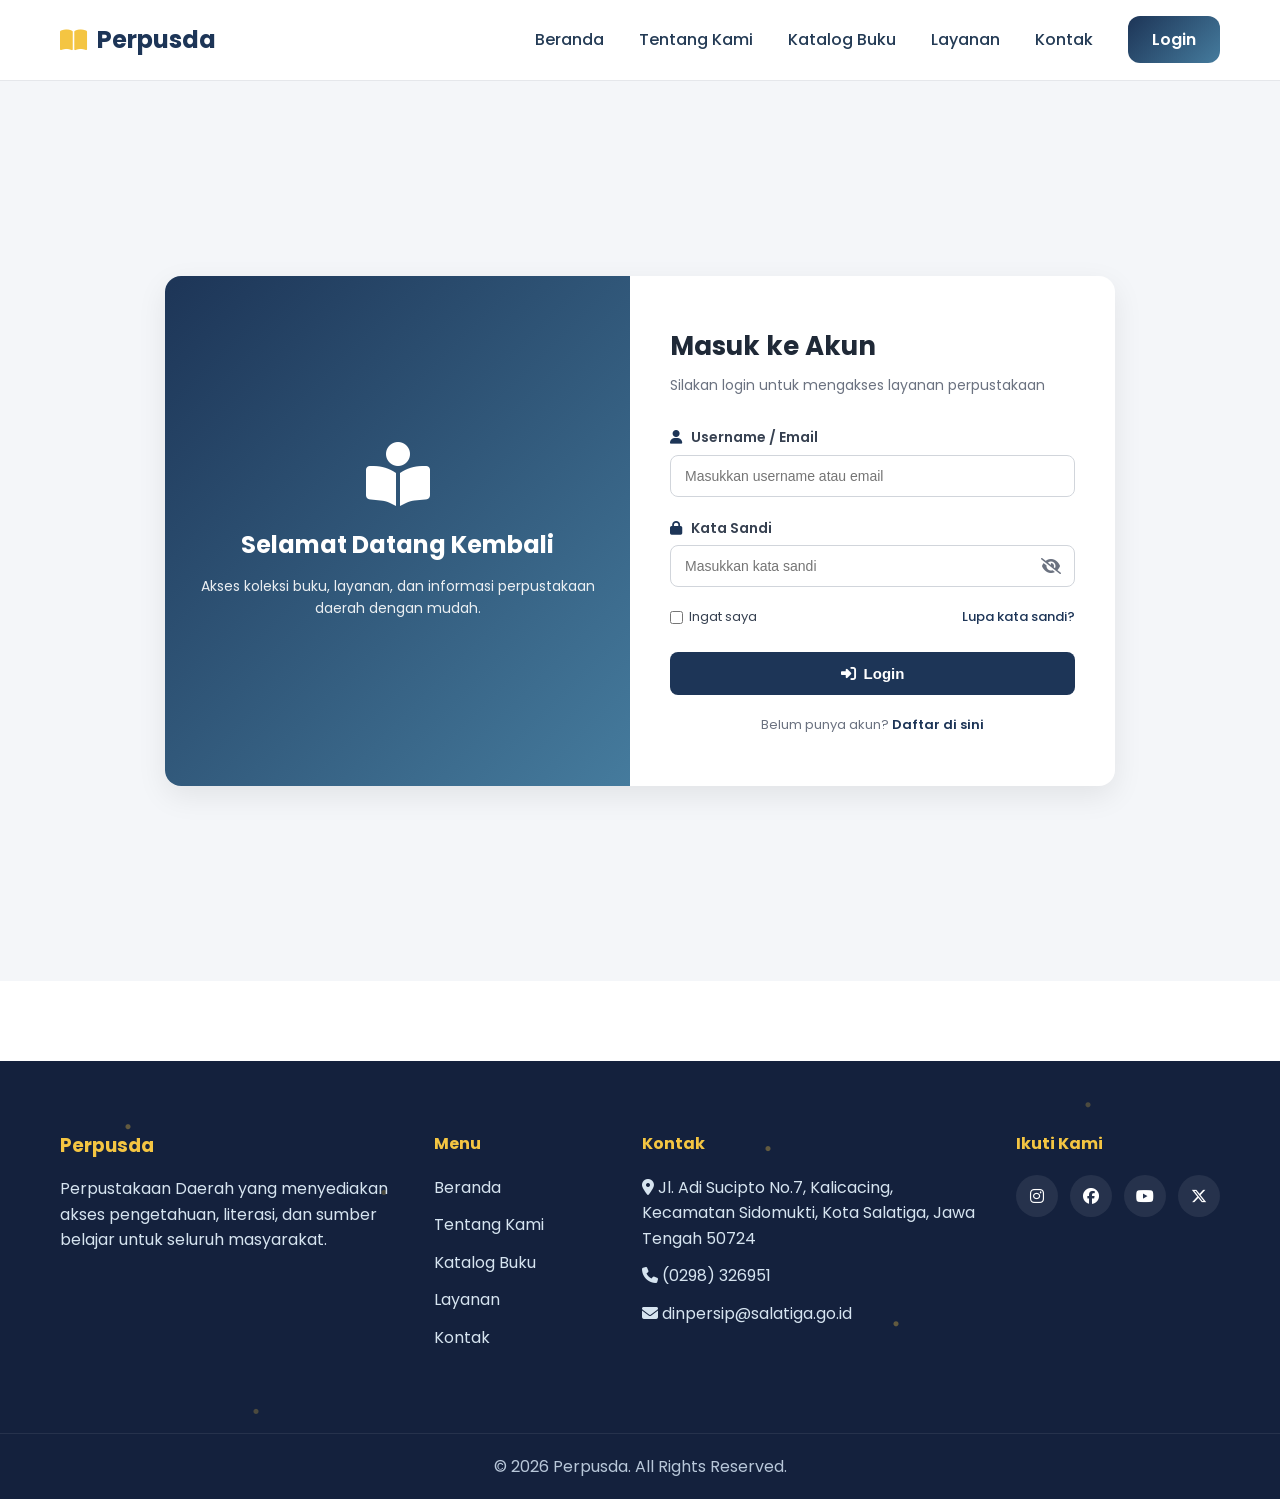
<file: login.html>
<!DOCTYPE html>
<html lang="id">
<head>
    <meta charset="UTF-8">
    <meta name="viewport" content="width=device-width, initial-scale=1.0">
    <title>Login - Perpusda</title>
    <link rel="stylesheet" href="css/style-login.css">

    <!-- Icon -->
    <link
        rel="stylesheet"
        href="https://cdnjs.cloudflare.com/ajax/libs/font-awesome/6.5.1/css/all.min.css"
    />

</head>
<body>

    <!-- Navbar -->
    <header>
        <nav class="navbar">
            <a href="index.html" class="logo">
                <i class="fa-solid fa-book-open"></i>
                Perpusda
            </a>

            <ul class="nav-links">
                <li><a href="index.html">Beranda</a></li>
                <li><a href="tentang.html">Tentang Kami</a></li>
                <li><a href="katalog.html">Katalog Buku</a></li>
                <li><a href="layanan.html">Layanan</a></li>
                <li><a href="kontak.html">Kontak</a></li>
                <li><a href="login.html" class="login-btn">Login</a></li>
            </ul>

            <button class="menu-toggle">
                <i class="fa-solid fa-bars"></i>
            </button>
        </nav>
    </header>

    <!-- Login Section -->
    <main class="login-section">
        <div class="login-container">

            <div class="login-image">
                <i class="fa-solid fa-book-reader"></i>
                <h2>Selamat Datang Kembali</h2>
                <p>Akses koleksi buku, layanan, dan informasi perpustakaan daerah dengan mudah.</p>
            </div>

            <div class="login-form-wrapper">
                <h1>Masuk ke Akun</h1>
                <p class="login-subtitle">Silakan login untuk mengakses layanan perpustakaan</p>

                <form class="login-form" id="loginForm">
                    <div class="input-group">
                        <label for="username"><i class="fa-solid fa-user"></i> Username / Email</label>
                        <input type="text" id="username" name="username" placeholder="Masukkan username atau email" required>
                    </div>

                    <div class="input-group">
                        <label for="password"><i class="fa-solid fa-lock"></i> Kata Sandi</label>
                        <div class="password-wrapper">
                            <input type="password" id="password" name="password" placeholder="Masukkan kata sandi" required>
                            <i class="fa-solid fa-eye-slash toggle-password" id="togglePassword"></i>
                        </div>
                    </div>

                    <div class="login-options">
                        <label class="remember-me">
                            <input type="checkbox" name="remember">
                            Ingat saya
                        </label>
                        <a href="#" class="forgot-password">Lupa kata sandi?</a>
                    </div>

                    <button type="submit" class="btn-login">
                        <i class="fa-solid fa-right-to-bracket"></i> Login
                    </button>

                    <p class="register-text">
                        Belum punya akun? <a href="register.html">Daftar di sini</a>
                    </p>
                </form>
            </div>

        </div>
    </main>

    <!-- Footer -->
    <footer>
        <div class="footer-container">

            <div class="footer-brand">
                <h3>Perpusda</h3>
                <p>
                    Perpustakaan Daerah yang menyediakan akses
                    pengetahuan, literasi, dan sumber belajar
                    untuk seluruh masyarakat.
                </p>
            </div>

            <div class="footer-links">
                <h4>Menu</h4>
                <a href="index.html">Beranda</a>
                <a href="tentang.html">Tentang Kami</a>
                <a href="katalog.html">Katalog Buku</a>
                <a href="layanan.html">Layanan</a>
                <a href="kontak.html">Kontak</a>
            </div>

            <div class="footer-contact">
                <h4>Kontak</h4>
                <p><i class="fa-solid fa-location-dot"></i> Jl. Adi Sucipto No.7, Kalicacing, Kecamatan Sidomukti, Kota Salatiga, Jawa Tengah 50724</p>
                <p><i class="fa-solid fa-phone"></i> (0298) 326951</p>
                <p><i class="fa-solid fa-envelope"></i> dinpersip@salatiga.go.id</p>
            </div>

            <div class="footer-social">
                <h4>Ikuti Kami</h4>

                <div class="social-icons">
                    <a href="#"><i class="fab fa-instagram"></i></a>
                    <a href="#"><i class="fab fa-facebook"></i></a>
                    <a href="#"><i class="fab fa-youtube"></i></a>
                    <a href="#"><i class="fab fa-x-twitter"></i></a>
                </div>
            </div>

        </div>

        <div class="footer-bottom">
            &copy; 2026 Perpusda. All Rights Reserved.
        </div>
    </footer>

    <script src="js/script.js"></script>
    <script src="js/script-login.js"></script>
</body>
</html>
</file>
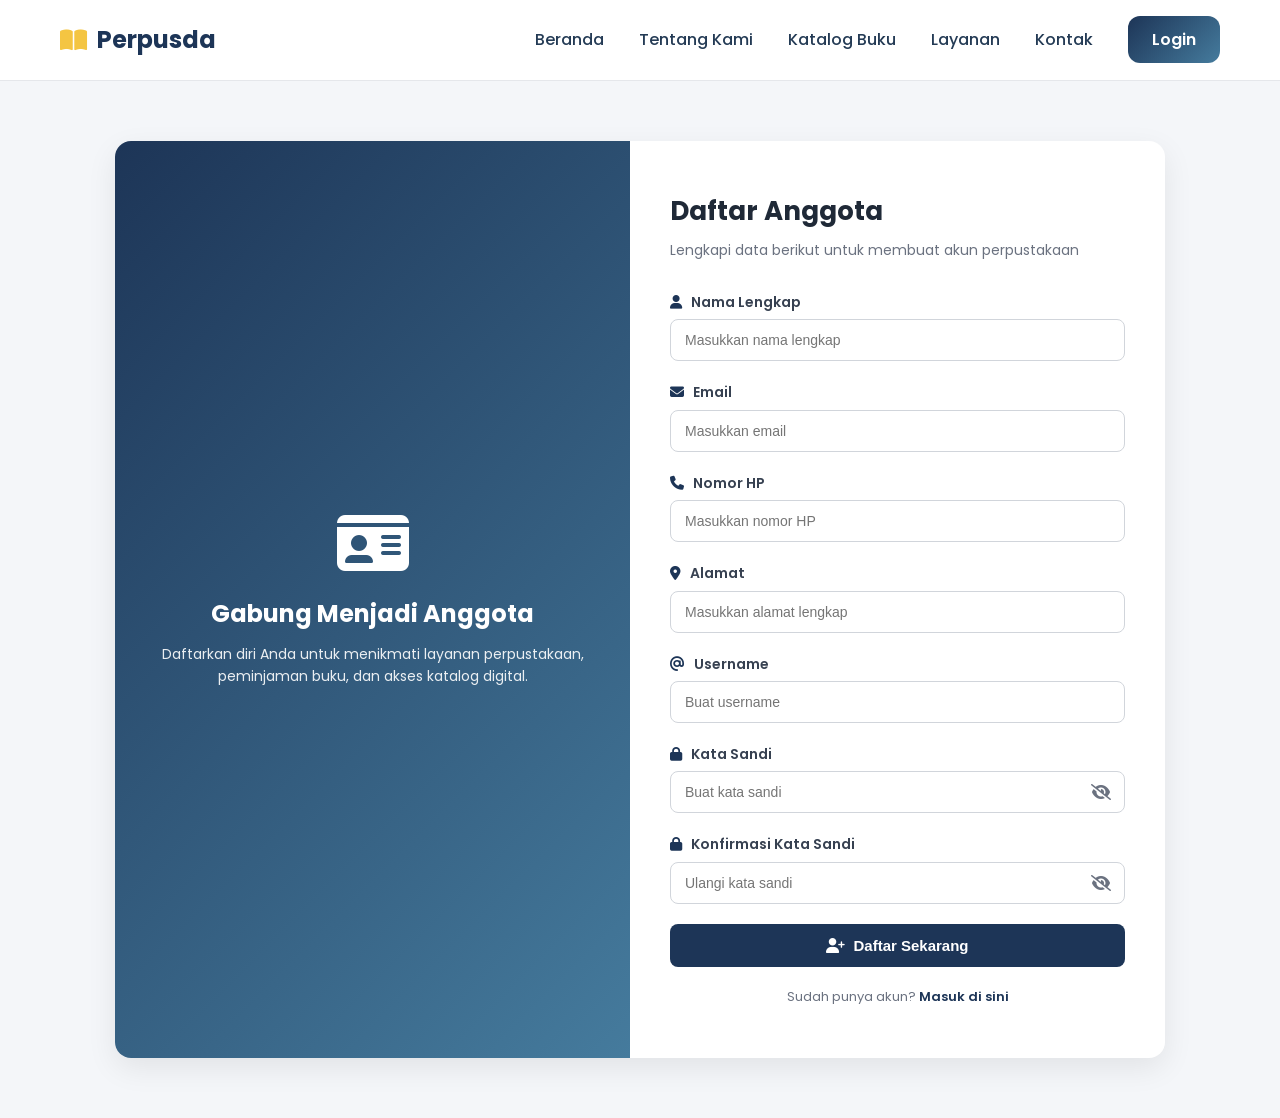
<file: register.html>
<!DOCTYPE html>
<html lang="id">
<head>
    <meta charset="UTF-8">
    <meta name="viewport" content="width=device-width, initial-scale=1.0">
    <title>Daftar Anggota - Perpusda</title>
    <link rel="stylesheet" href="css/style-register.css">

    <link
        rel="stylesheet"
        href="https://cdnjs.cloudflare.com/ajax/libs/font-awesome/6.5.1/css/all.min.css"
    />
</head>
<body>

    <!-- Navbar -->
    <header>
        <nav class="navbar">
            <a href="index.html" class="logo">
                <i class="fa-solid fa-book-open"></i>
                Perpusda
            </a>

            <ul class="nav-links">
                <li><a href="index.html">Beranda</a></li>
                <li><a href="tentang.html">Tentang Kami</a></li>
                <li><a href="katalog.html">Katalog Buku</a></li>
                <li><a href="layanan.html">Layanan</a></li>
                <li><a href="kontak.html">Kontak</a></li>
                <li><a href="login.html" class="login-btn">Login</a></li>
            </ul>

            <button class="menu-toggle">
                <i class="fa-solid fa-bars"></i>
            </button>
        </nav>
    </header>

    <!-- Register Section -->
    <main class="login-section">
        <div class="login-container">

            <div class="login-image">
                <i class="fa-solid fa-id-card"></i>
                <h2>Gabung Menjadi Anggota</h2>
                <p>
                    Daftarkan diri Anda untuk menikmati layanan perpustakaan,
                    peminjaman buku, dan akses katalog digital.
                </p>
            </div>

            <div class="login-form-wrapper">
                <h1>Daftar Anggota</h1>
                <p class="login-subtitle">
                    Lengkapi data berikut untuk membuat akun perpustakaan
                </p>

                <form class="login-form" id="registerForm">

                    <div class="input-group">
                        <label for="fullname">
                            <i class="fa-solid fa-user"></i> Nama Lengkap
                        </label>
                        <input type="text" id="fullname" placeholder="Masukkan nama lengkap" required>
                    </div>

                    <div class="input-group">
                        <label for="email">
                            <i class="fa-solid fa-envelope"></i> Email
                        </label>
                        <input type="email" id="email" placeholder="Masukkan email" required>
                    </div>

                    <div class="input-group">
                        <label for="phone">
                            <i class="fa-solid fa-phone"></i> Nomor HP
                        </label>
                        <input type="tel" id="phone" placeholder="Masukkan nomor HP" required>
                    </div>

                    <div class="input-group">
                        <label for="address">
                            <i class="fa-solid fa-location-dot"></i> Alamat
                        </label>
                        <input type="text" id="address" placeholder="Masukkan alamat lengkap" required>
                    </div>

                    <div class="input-group">
                        <label for="username">
                            <i class="fa-solid fa-at"></i> Username
                        </label>
                        <input type="text" id="username" placeholder="Buat username" required>
                    </div>

                    <div class="input-group">
                        <label for="password">
                            <i class="fa-solid fa-lock"></i> Kata Sandi
                        </label>
                        <div class="password-wrapper">
                            <input type="password" id="password" name="password" placeholder="Buat kata sandi" required>
                            <i class="fa-solid fa-eye-slash toggle-password" id="togglePassword"></i>
                        </div>
                    </div>

                    <div class="input-group">
                        <label for="confirm-password">
                            <i class="fa-solid fa-lock"></i> Konfirmasi Kata Sandi
                        </label>
                        <div class="password-wrapper">
                            <input type="password" id="confirm-password" name="confirm-password" placeholder="Ulangi kata sandi" required>
                            <i class="fa-solid fa-eye-slash toggle-password" id="toggleConfirmPassword"></i>
                        </div>
                    </div>

                    <button type="submit" class="btn-login">
                        <i class="fa-solid fa-user-plus"></i> Daftar Sekarang
                    </button>

                    <p class="register-text">
                        Sudah punya akun? <a href="login.html">Masuk di sini</a>
                    </p>

                </form>
            </div>

        </div>
    </main>

    <script src="js/script.js"></script>
   <script src="js/script-register.js"></script>
</body>
</html>
</file>
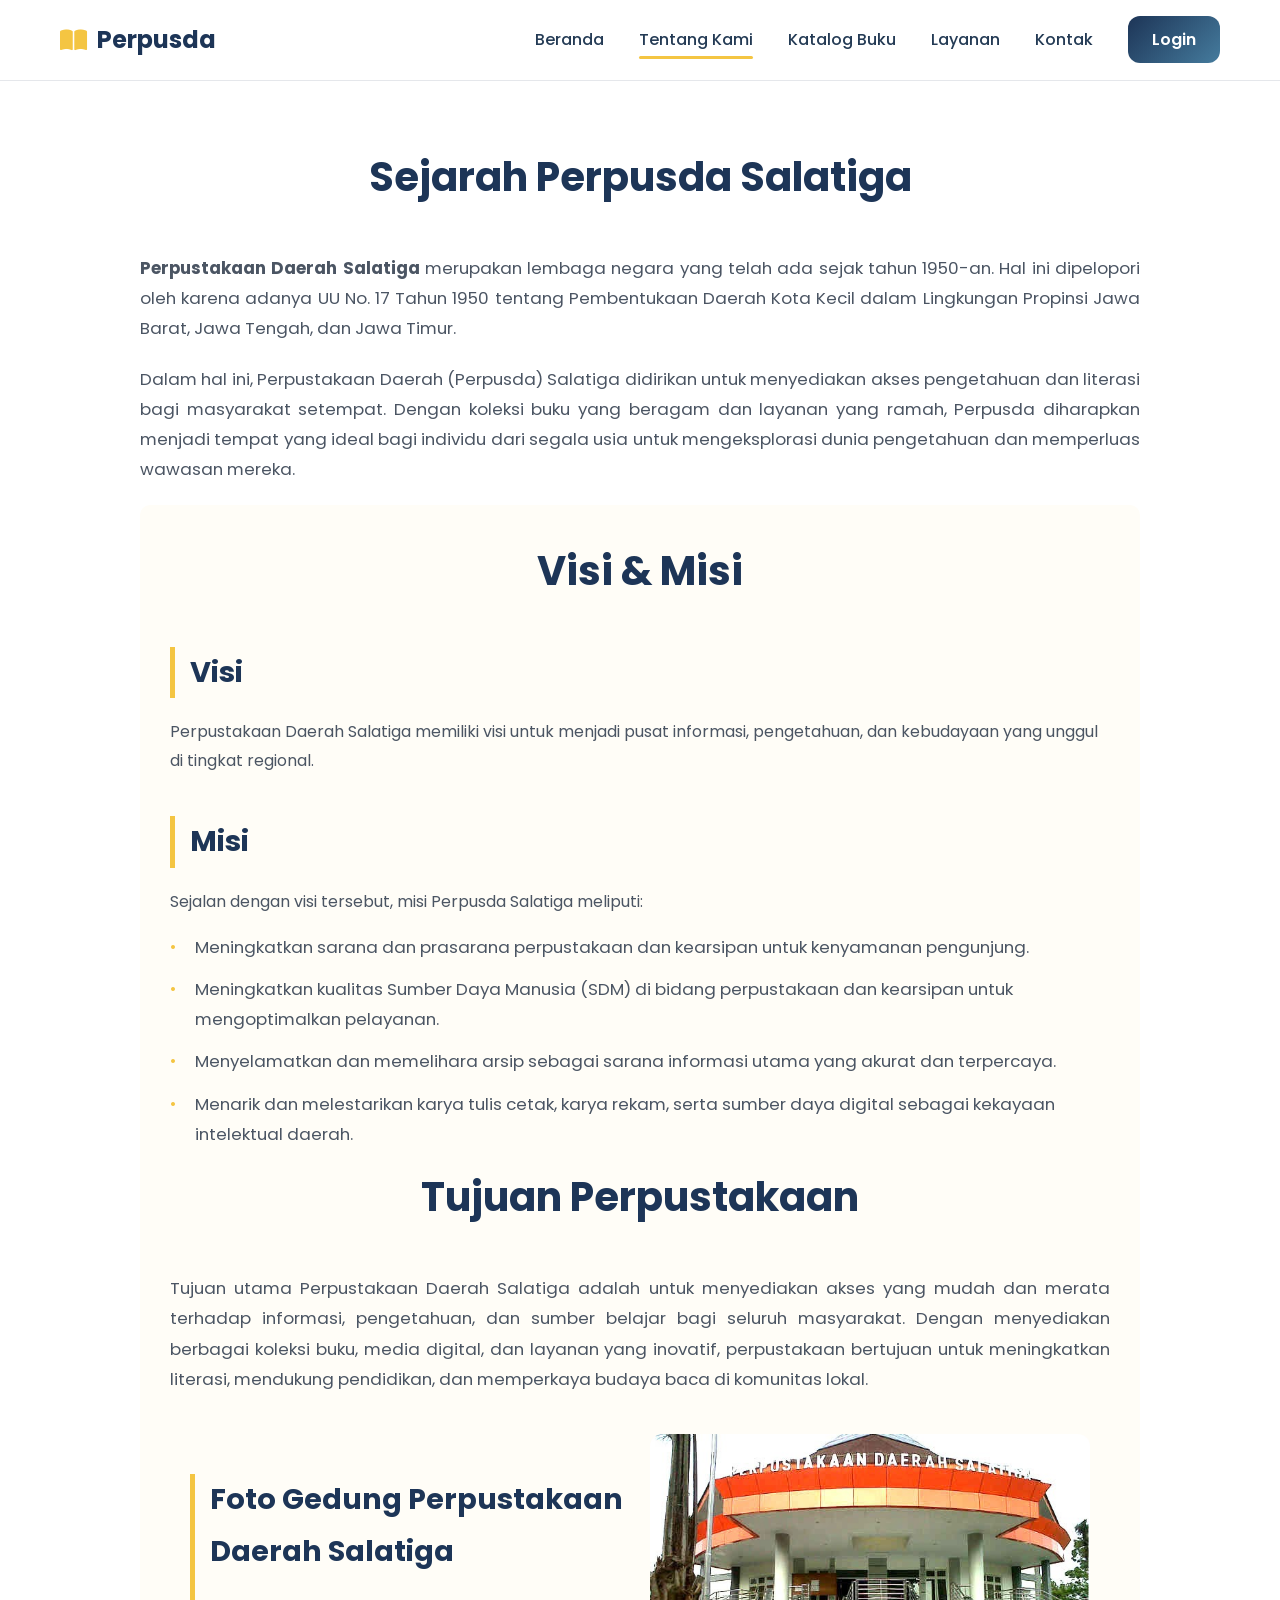
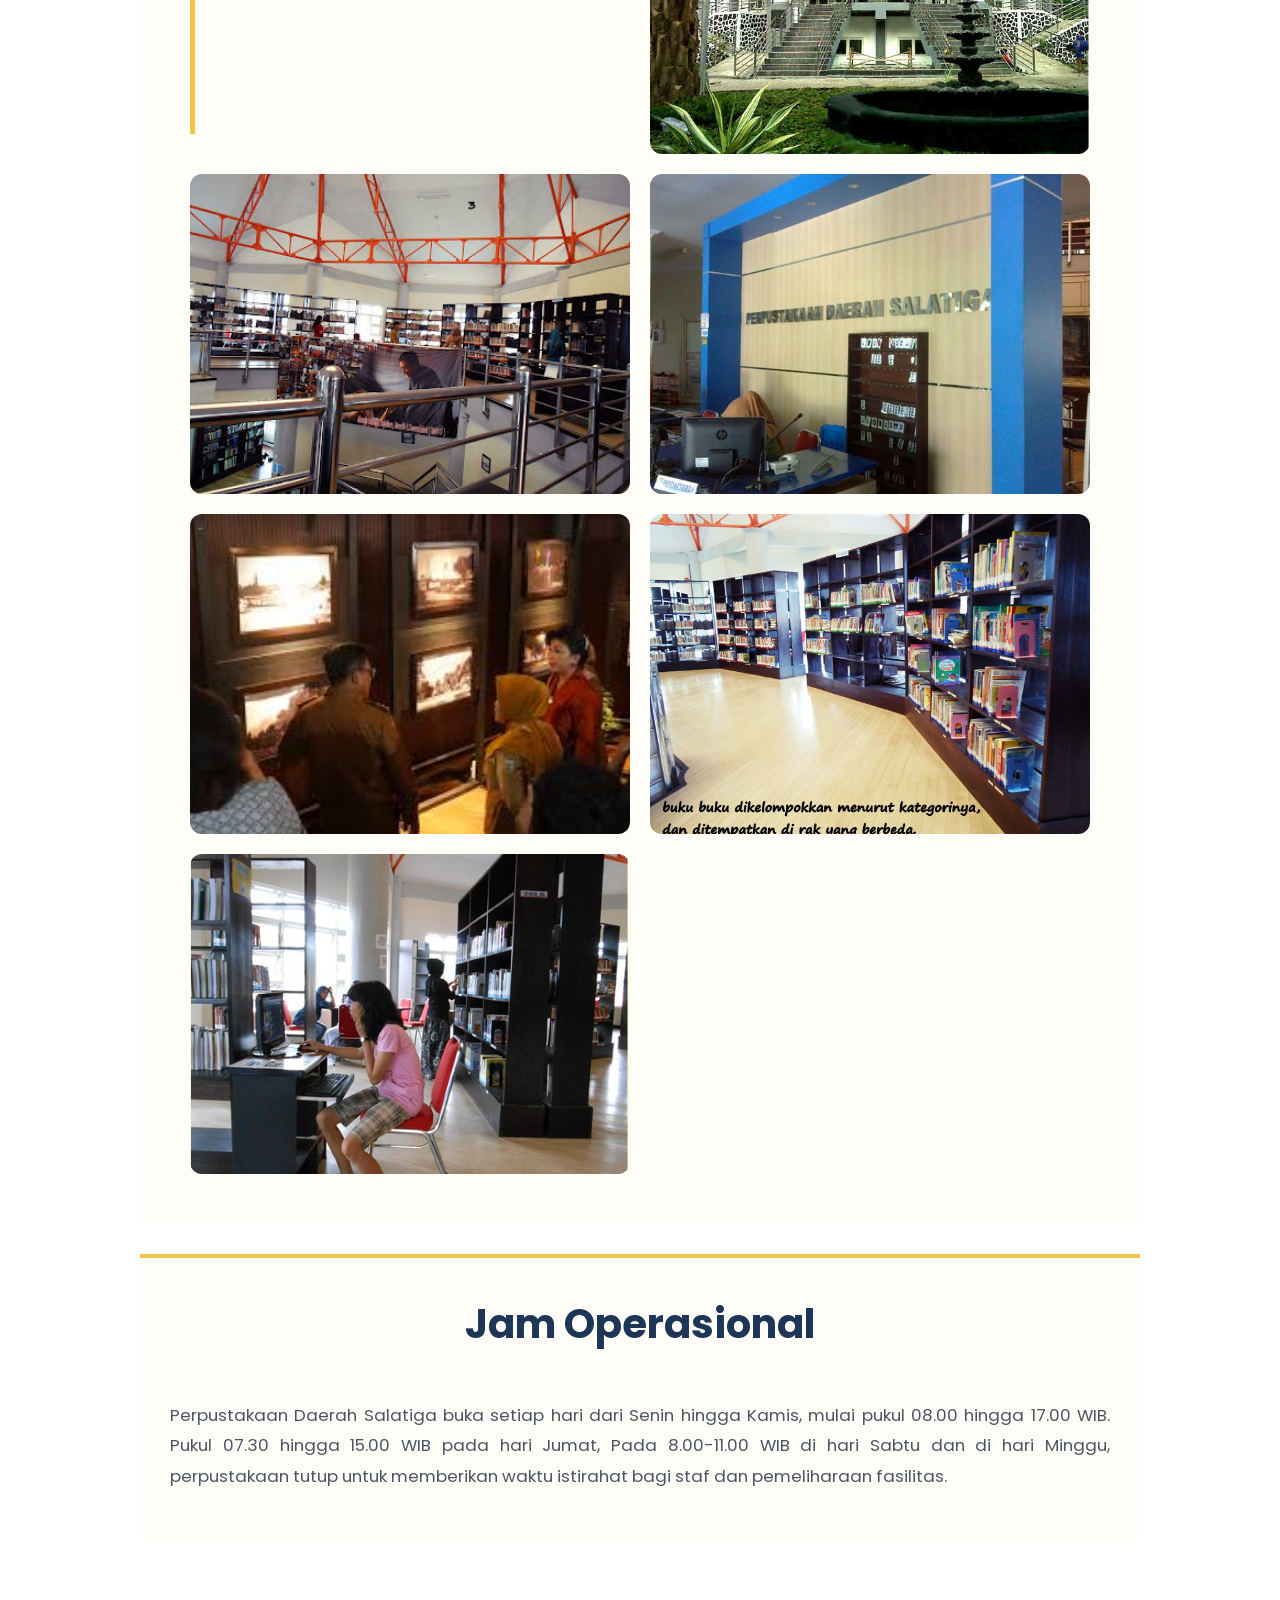
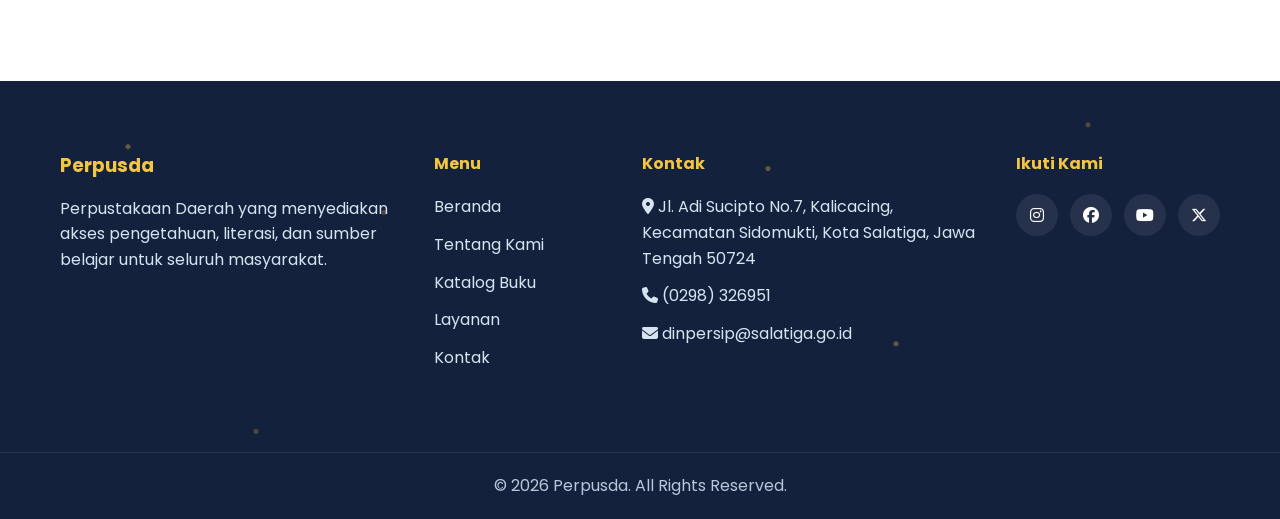
<file: tentang.html>
<!DOCTYPE html>
<html lang="id">
<head>
    <meta charset="UTF-8">
    <meta name="viewport" content="width=device-width, initial-scale=1.0">
    <title>Perpusda</title>
    <link rel="stylesheet" href="css/style-tentang.css">

    <!-- Icon -->
    <link
        rel="stylesheet"
        href="https://cdnjs.cloudflare.com/ajax/libs/font-awesome/6.5.1/css/all.min.css"
    />
</head>
<body>

    <!-- Navbar -->
    <header>
        <nav class="navbar">
            <a href="index.html" class="logo">
                <i class="fa-solid fa-book-open"></i>
                Perpusda
            </a>

            <ul class="nav-links">
                <li><a href="index.html">Beranda</a></li>
                <li><a href="tentang.html" class="active">Tentang Kami</a></li>
                <li><a href="katalog.html">Katalog Buku</a></li>
                <li><a href="layanan.html">Layanan</a></li>
                <li><a href="kontak.html">Kontak</a></li>
                <li><a href="login.html" class="login-btn">Login</a></li>
            </ul>

            <button class="menu-toggle">
                <i class="fa-solid fa-bars"></i>
            </button>
        </nav>
    </header>

    <!-- Konten -->
    <section class="tentang">
        <div class="container">
            <h1>Sejarah Perpusda Salatiga</h1>
            <div class="tentang-content">
                <p>
                    <strong>Perpustakaan Daerah Salatiga</strong> merupakan lembaga negara yang telah ada sejak tahun 1950-an.
                    Hal ini dipelopori oleh karena adanya UU No. 17 Tahun 1950 tentang Pembentukaan
                    Daerah Kota Kecil dalam Lingkungan Propinsi Jawa Barat, Jawa Tengah, dan Jawa Timur.
                </p>
                <p>
                    Dalam hal ini, Perpustakaan Daerah (Perpusda) Salatiga didirikan untuk
                    menyediakan akses pengetahuan dan literasi bagi masyarakat setempat.
                    Dengan koleksi buku yang beragam dan layanan yang ramah,
                    Perpusda diharapkan menjadi tempat yang ideal bagi individu dari segala usia
                    untuk mengeksplorasi dunia pengetahuan dan memperluas wawasan mereka.
                </p>
            </div>

            <div class="visi-misi">
                <h1>Visi & Misi</h1>
            <h2>Visi</h2>
            <p>
                Perpustakaan Daerah Salatiga memiliki visi untuk menjadi pusat informasi, pengetahuan,
                dan kebudayaan yang unggul di tingkat regional.
            </p>
            <h2>Misi</h2>
            <p>
                Sejalan dengan visi tersebut, misi Perpusda Salatiga meliputi:
            </p>
                <ul>
                    <li>Meningkatkan sarana dan prasarana perpustakaan dan kearsipan untuk kenyamanan pengunjung.</li>
                    <li>Meningkatkan kualitas Sumber Daya Manusia (SDM) di bidang perpustakaan dan kearsipan untuk mengoptimalkan pelayanan.</li>
                    <li>Menyelamatkan dan memelihara arsip sebagai sarana informasi utama yang akurat dan terpercaya.</li>
                    <li>Menarik dan melestarikan karya tulis cetak, karya rekam, serta sumber daya digital sebagai kekayaan intelektual daerah.</li>
                </ul>

            <div class="tujuan-perpustakaan">
                <h1>Tujuan Perpustakaan</h1>
                <p>
                    Tujuan utama Perpustakaan Daerah Salatiga adalah untuk menyediakan akses yang mudah dan
                    merata terhadap informasi, pengetahuan, dan sumber belajar bagi seluruh masyarakat.
                    Dengan menyediakan berbagai koleksi buku, media digital, dan layanan yang inovatif,
                    perpustakaan bertujuan untuk meningkatkan literasi, mendukung pendidikan, dan
                    memperkaya budaya baca di komunitas lokal.
                </p>
            </div>

            <div class="foto-gedung">
                <h2>Foto Gedung Perpustakaan Daerah Salatiga</h2>
                <img src="images/tentang/Gedung Perpusda.jpg" alt="Gedung Perpustakaan Daerah Salatiga">
                <img src="images/tentang/Perpusda.jpg" alt="Gedung Perpustakaan Daerah Salatiga">
                <img src="images/tentang/perpusda (2).jpg" alt="Gedung Perpustakaan Daerah Salatiga">
                <img src="images/tentang/fasilitas2.jpg" alt="Gedung Perpustakaan Daerah Salatiga">
                <img src="images/tentang/rak.jpg" alt="Gedung Perpustakaan Daerah Salatiga">
                <img src="images/tentang/fasilitas.jpg" alt="Gedung Perpustakaan Daerah Salatiga">
            </div>
        </div>

        <div class="jam-operasional">
            <h1>Jam Operasional</h1>
            <p>
                Perpustakaan Daerah Salatiga buka setiap hari dari Senin hingga Kamis,
                mulai pukul 08.00 hingga 17.00 WIB. Pukul 07.30 hingga 15.00 WIB pada hari Jumat,
                Pada 8.00-11.00 WIB di hari Sabtu dan di hari Minggu, perpustakaan
                tutup untuk memberikan waktu istirahat bagi staf dan pemeliharaan fasilitas.
            </p>
    </section>

    <!-- Footer -->
    <footer>
        <div class="footer-container">

            <div class="footer-brand">
                <h3>Perpusda</h3>
                <p>
                    Perpustakaan Daerah yang menyediakan akses
                    pengetahuan, literasi, dan sumber belajar
                    untuk seluruh masyarakat.
                </p>
            </div>

            <div class="footer-links">
                <h4>Menu</h4>
                <a href="index.html">Beranda</a>
                <a href="tentang.html">Tentang Kami</a>
                <a href="katalog.html">Katalog Buku</a>
                <a href="layanan.html">Layanan</a>
                <a href="kontak.html">Kontak</a>
            </div>

            <div class="footer-contact">
                <h4>Kontak</h4>
                <p><i class="fa-solid fa-location-dot"></i> Jl. Adi Sucipto No.7, Kalicacing, Kecamatan Sidomukti, Kota Salatiga, Jawa Tengah 50724</p>
                <p><i class="fa-solid fa-phone"></i> (0298) 326951</p>
                <p><i class="fa-solid fa-envelope"></i> dinpersip@salatiga.go.id</p>
            </div>

            <div class="footer-social">
                <h4>Ikuti Kami</h4>

                <div class="social-icons">
                    <a href="#"><i class="fab fa-instagram"></i></a>
                    <a href="#"><i class="fab fa-facebook"></i></a>
                    <a href="#"><i class="fab fa-youtube"></i></a>
                    <a href="#"><i class="fab fa-x-twitter"></i></a>
                </div>
            </div>

        </div>

        <div class="footer-bottom">
            © 2026 Perpusda. All Rights Reserved.
        </div>
    </footer>

    <script src="js/script.js"></script>
</body>
</html>
</file>
<file: css/style-home.css>
/* =========================
   GOOGLE FONT
========================= */
@import url('https://fonts.googleapis.com/css2?family=Poppins:wght@300;400;500;600;700&display=swap');

/* =========================
   ROOT COLOR
========================= */
:root{
    --background: #FFFFFF;

    /* Starry Night Palette */
    --primary: #1D3557;
    --secondary: #457B9D;
    --accent: #F4C542;
    --accent-dark: #D9A404;

    --heading: #243B55;
    --text: #4B5563;
    --border: #E5E7EB;

    --card-bg: #FFFDF7;
    --footer-bg: #14213D;

    --shadow:
        0 10px 25px rgba(29,53,87,.08);
}

*{
    margin:0;
    padding:0;
    box-sizing:border-box;
}

html{
    scroll-behavior:smooth;
}

body{
    font-family:'Poppins', sans-serif;
    background:var(--background);
    color:var(--text);
    line-height:1.6;
}

a{
    text-decoration:none;
}

ul{
    list-style:none;
}

/* =========================
   NAVBAR
========================= */

header{
    position:sticky;
    top:0;
    z-index:1000;
    background:rgba(255,255,255,.96);
    backdrop-filter:blur(12px);
    border-bottom:1px solid var(--border);
}

.navbar{
    max-width:1200px;
    margin:auto;
    height:80px;
    padding:0 20px;

    display:flex;
    align-items:center;
    justify-content:space-between;
}

/* Logo */

.logo{
    display:flex;
    align-items:center;
    gap:10px;

    font-size:1.5rem;
    font-weight:700;
    color:var(--primary);
}

.logo i{
    color:var(--accent);
}

/* Menu */

.nav-links{
    display:flex;
    gap:35px;
}

.nav-links a{
    position:relative;
    color:var(--heading);
    font-weight:500;
    transition:.3s;
}

.nav-links a::after{
    content:'';
    position:absolute;
    left:0;
    bottom:-8px;

    width:0;
    height:3px;

    background:var(--accent);
    border-radius:99px;

    transition:.3s;
}

.nav-links a:hover{
    color:var(--primary);
}

.nav-links a:hover::after{
    width:100%;
}

.nav-links a:hover::after,
.nav-links a.active::after {
    width: 100%;
}

/* Login Button */

.nav-links .login-btn{
    background:linear-gradient(
        135deg,
        var(--primary),
        var(--secondary)
    );

    color:white;
    padding:12px 24px;
    border-radius:12px;

    font-weight:600;
    transition:.3s;
}

.nav-links .login-btn::after{
    display:none;
}

.nav-links .login-btn:hover{
    transform:translateY(-2px);
    box-shadow:
        0 12px 24px rgba(29,53,87,.2);
}

/* Mobile Button */

.menu-toggle{
    display:none;
    background:none;
    border:none;
    font-size:1.5rem;
    cursor:pointer;
    color:var(--primary);
}

/* =========================
   DEMO CONTENT
========================= */

main{
    min-height:70vh;
}

/* =========================
   FOOTER
========================= */

footer{
    position:relative;
    overflow:hidden;

    background:var(--footer-bg);
    color:white;

    margin-top:80px;
}

/* Star effect */

footer::before{
    content:"";

    position:absolute;
    inset:0;

    background:
    radial-gradient(circle at 10% 15%, rgba(244,197,66,.35) 2px, transparent 3px),
    radial-gradient(circle at 30% 30%, rgba(244,197,66,.25) 2px, transparent 3px),
    radial-gradient(circle at 60% 20%, rgba(244,197,66,.35) 2px, transparent 3px),
    radial-gradient(circle at 85% 10%, rgba(244,197,66,.25) 2px, transparent 3px),
    radial-gradient(circle at 70% 60%, rgba(244,197,66,.35) 2px, transparent 3px),
    radial-gradient(circle at 20% 80%, rgba(244,197,66,.25) 2px, transparent 3px);

    pointer-events:none;
}

/* Footer Container */

.footer-container{
    position:relative;
    z-index:2;

    max-width:1200px;
    margin:auto;
    padding:70px 20px;

    display:grid;
    grid-template-columns:
        2fr
        1fr
        2fr
        1fr;

    gap:40px;
}

/* Brand */

.footer-brand h3{
    color:var(--accent);
    margin-bottom:15px;
}

.footer-brand p{
    color:#D6E4F0;
}

/* Titles */

.footer-links h4,
.footer-contact h4,
.footer-social h4{
    color:var(--accent);
    margin-bottom:18px;
}

/* Links */

.footer-links{
    display:flex;
    flex-direction:column;
}

.footer-links a{
    color:#D6E4F0;
    margin-bottom:12px;
    transition:.3s;
}

.footer-links a:hover{
    color:var(--accent);
    padding-left:5px;
}

/* Contact */

.footer-contact p{
    color:#D6E4F0;
    margin-bottom:12px;
}

/* Social */

.social-icons{
    display:flex;
    gap:12px;
}

.social-icons a{
    width:42px;
    height:42px;

    border-radius:50%;

    display:flex;
    align-items:center;
    justify-content:center;

    background:rgba(255,255,255,.08);
    color:white;

    transition:.3s;
}

.social-icons a:hover{
    background:var(--accent);
    color:var(--primary);
    transform:translateY(-4px);
}

/* Bottom */

.footer-bottom{
    position:relative;
    z-index:2;

    text-align:center;

    padding:20px;

    color:#B8C7D9;

    border-top:
        1px solid rgba(255,255,255,.08);
}


/* CSS untuk home */
/* Kode di bawah ini */
.home-hero-section{
    padding:50px 0;
}

.home-hero-container{
    max-width:1200px;
    margin:auto;
    padding:0 20px;

    display:grid;
    grid-template-columns:1fr 1fr;
    gap:50px;
    align-items:center;
}

.home-hero-tag{
    display:inline-block;

    padding:8px 18px;

    border-radius:50px;

    background:#FFF8E1;

    color:var(--accent);

    font-weight:600;
}

.home-hero-title{
    font-size:3rem;
    line-height:1.2;
    color:var(--primary);

    margin:20px 0;
}

.home-hero-description{
    max-width:550px;
    margin-bottom:30px;
}

.home-hero-image img{
    width:100%;
    max-width:600px;
    border-radius:20px;
}

.home-hero-buttons{
    display:flex;
    gap:15px;
}

.home-primary-btn{
    background:var(--primary);
    color:white;

    padding:10px 20px;
    border-radius:12px;
}

.home-secondary-btn{
    border:2px solid var(--primary);
    color:var(--primary);

    padding:10px 20px;
    border-radius:12px;
}

/* ==================================
   HOME CAROUSEL
================================== */

.home-carousel-section{
    padding:20px 0;
}

.home-carousel-container{
    max-width:1200px;
    height:400px;

    margin:auto;

    position:relative;

    overflow:hidden;

    border-radius:24px;

    box-shadow:
    0 20px 50px rgba(0,0,0,.12);
}

.home-carousel-slide{
    position:absolute;

    inset:0;

    opacity:0;

    transition:opacity .6s ease;

    pointer-events:none;
}

.home-carousel-slide.active{
    opacity:1;
    pointer-events:auto;
}

.home-carousel-image{
    width:100%;
    height:100%;
    object-fit:cover;
}

.home-carousel-overlay{
    position:absolute;
    inset:0;

    background:
    linear-gradient(
        to right,
        rgba(0,0,0,.65),
        rgba(0,0,0,.25)
    );
}

.home-carousel-content{
    position:absolute;

    left:70px;
    top:50%;

    transform:translateY(-50%);

    max-width:600px;

    color:white;

    z-index:5;
}

.home-carousel-badge{
    display:inline-block;

    padding:8px 18px;

    border-radius:50px;

    background:var(--accent);

    color:var(--primary);

    font-weight:600;

    margin-bottom:20px;
}

.home-carousel-title{
    font-size:3rem;
    line-height:1.2;

    margin-bottom:20px;
}

.home-carousel-description{
    font-size:1.1rem;
    line-height:1.8;

    margin-bottom:30px;
}

.home-carousel-button{
    display:inline-block;

    background:var(--accent);

    color:var(--primary);

    padding:14px 24px;

    border-radius:12px;

    font-weight:600;
}

/* Arrow */

.home-carousel-arrow{
    position:absolute;

    top:50%;

    transform:translateY(-50%);

    width:55px;
    height:55px;

    border:none;

    border-radius:50%;

    cursor:pointer;

    z-index:10;

    background:
    rgba(255,255,255,.85);

    color:var(--primary);

    font-size:1.4rem;

    transition:.3s;
}

.home-carousel-arrow:hover{
    background:var(--accent);
}

.home-carousel-prev{
    left:20px;
}

.home-carousel-next{
    right:20px;
}

/* Dots */

.home-carousel-dots{
    position:absolute;

    bottom:25px;
    left:50%;

    transform:translateX(-50%);

    display:flex;
    gap:10px;

    z-index:10;
}

.home-carousel-dot{
    width:40px;
    height:4px;

    border-radius:999px;

    background:
    rgba(255,255,255,.5);

    cursor:pointer;

    transition:.3s;
}

.home-carousel-dot.active{
    background:var(--accent);
}

.home-stats-section{
    padding:50px 0;
}

.home-stats-container{
    max-width:1200px;
    margin:auto;

    display:grid;
    grid-template-columns:
        repeat(3,1fr);

    gap:25px;
}

.home-stat-item{
    padding:40px;
    text-align:center;

    border-radius:20px;

    background:white;

    box-shadow:
    0 15px 30px rgba(0,0,0,.05);
}

.home-stat-item h3{
    font-size:2.5rem;
    color:var(--primary);
}

.home-popular-section{
    max-width:1200px;
    margin:10px auto;
    padding:0 20px;
}

.home-section-heading{
    display:flex;
    justify-content:space-between;
    align-items:center;

    margin-bottom:20px;
}

.home-section-subtitle{
    color:var(--accent);
    font-weight:600;
}

.home-section-title{
    color:var(--primary);
    font-size:2.2rem;
}

.home-popular-link{
    display:flex;
    align-items:center;
    gap:10px;

    color:var(--primary);
    font-weight:600;
}

.home-popular-bookshelf{
    display:flex;
    gap:35px;

    overflow-x:auto;

    padding-bottom:10px;
}

.home-popular-bookshelf::-webkit-scrollbar{
    height:6px;
}

.home-popular-bookshelf::-webkit-scrollbar-thumb{
    background:var(--accent);
    border-radius:999px;
}

.home-popular-book{
    min-width:180px;
    transition:.3s;
}

.home-popular-book:hover{
    transform:translateY(-10px);
}

.home-popular-cover{
    width:200px;
    aspect-ratio:3/4.5;

    object-fit:cover;

    border-radius:12px;

    box-shadow:
        0 12px 25px rgba(0,0,0,.15);

    margin-bottom:15px;
}

.home-popular-title{
    color:var(--heading);
    font-size:1rem;
    margin-bottom:4px;
}

.home-popular-author{
    color:#6B7280;
    font-size:.9rem;
}

.home-services-section{
    padding:50px 0;
}

.home-services-container{
    max-width:1200px;
    margin:auto;
    padding:0 20px;
}

.home-section-title{
    text-align:center;
    color:var(--primary);
    font-size:2.5rem;
    margin-bottom:50px;
}

.home-services-grid{
    display:grid;
    grid-template-columns:
        repeat(auto-fit,minmax(250px,1fr));
    gap:25px;
}

.home-service-item{
    background:white;
    padding:35px 25px;

    text-align:center;

    border-radius:20px;

    box-shadow:
        0 15px 30px rgba(0,0,0,.06);

    transition:.3s;
}

.home-service-item:hover{
    transform:translateY(-10px);
}

.home-service-item i{
    font-size:2.5rem;
    color:var(--accent);
    margin-bottom:20px;
}

.home-service-item h3{
    color:var(--primary);
    margin-bottom:10px;
}

/* HOME NEWS */

.home-news-section{
    padding:50px 0;
}

.home-news-grid{
    max-width:1200px;
    margin:auto;

    padding:0 20px;

    display:grid;
    grid-template-columns:
        repeat(auto-fit,minmax(300px,1fr));

    gap:25px;
}

.home-news-item{
    background:white;

    padding:30px;

    border-radius:20px;

    box-shadow:
        0 15px 30px rgba(0,0,0,.06);

    transition:.3s;
}

.home-news-item:hover{
    transform:translateY(-8px);
}

.home-news-item h3{
    color:var(--primary);
    margin-bottom:15px;
}

/* HOME MEMBERSHIP CTA */

.home-membership-section{
    padding:80px 20px;
}

.home-membership-container{

    max-width:900px;
    margin:auto;

    background:
        linear-gradient(
            135deg,
            var(--primary),
            var(--secondary)
        );

    color:white;

    padding:60px;

    border-radius:30px;

    text-align:center;

    box-shadow:
        0 25px 50px rgba(29,53,87,.2);
}

.home-membership-container h2{
    font-size:2.5rem;
    margin-bottom:20px;
}

.home-membership-container p{
    max-width:600px;
    margin:auto auto 30px;
}

.home-membership-terms{
    text-align:left;

    max-width:500px;

    margin:0 auto 35px;

    display:flex;
    flex-direction:column;
    gap:12px;
}

.home-membership-terms li{
    list-style:none;

    position:relative;

    padding-left:30px;
}

.home-membership-terms li::before{
    content:"✓";

    position:absolute;
    left:0;

    color:var(--accent);

    font-weight:bold;
}

.home-membership-container .home-primary-btn{
    background:var(--accent);
    color:var(--primary);

    font-weight:700;

    display:inline-block;
}


/* =========================================
   RESPONSIVE HOME PAGE
========================================= */

/* Laptop kecil / Tablet */
@media (max-width: 992px) {
  .navbar {
    padding: 0 15px;
  }

  .nav-links {
    gap: 20px;
  }

  .home-hero-container {
    max-width: 90%;
  }

  .home-hero-description {
    max-width: 100%;
  }

  .home-hero-title {
    font-size: 2rem;
  }

  .home-hero-description {
    font-size: 1rem;
  }

  .home-hero-tag {
    font-size: 0.9rem;
    padding: 6px 14px;
  }

  .home-hero-image img {
    width: 100%;
    max-width: 500px;
  }

  .home-carousel-container {
    height: 350px;
    width: 90%;
  }

  .home-carousel-content {
    left: 100px;
    max-width: 80%;
  }

  .home-carousel-badge {
    padding: 6px 14px;
    font-size: 0.9rem;
  }

  .home-carousel-title {
    font-size: 2rem;
  }

  .home-carousel-description {
    font-size: 1rem;
  }

  .home-carousel-button {
    padding: 12px 20px;
    font-size: 0.9rem;
  }

  .home-stats-container {
    grid-template-columns: repeat(3, 1fr);
    gap: 20px;
    max-width: 90%;
  }

  .home-services-grid {
    grid-template-columns: repeat(3, 1fr);
  }

  .footer-container {
    grid-template-columns: 1fr 1fr;
    gap: 30px;
    max-width: 90%;
  }

  .home-popular-section {
    max-width: 90%;
  }

  .home-services-container {
    max-width: 90%;
    grid-template-columns: 1fr 1fr;
  }

  .home-news-grid {
    max-width: 90%;
    grid-template-columns: 1fr 1fr;
  }

  .home-membership-container {
    max-width: 90%;
  }
}

/* Mobile */
@media (max-width: 768px) {
  /* Navbar mobile */
  .menu-toggle {
    display: block;
  }

  .nav-links {
    position: absolute;
    top: 80px;
    left: 0;
    width: 100%;

    flex-direction: column;
    background: white;
    padding: 20px;

    gap: 20px;
    display: none;

    border-bottom: 1px solid var(--border);
  }

  .nav-links.active {
    display: flex;
  }

  .nav-links .login-btn {
    display: block;
    width: 100%;
    margin-top: 10px;
    text-align: center;
  }
  
  /* Hero */
  .home-hero-section {
    padding: 30px 0;
  }

  .home-hero-container {
    grid-template-columns: 1fr;
    text-align: center;
    gap: 15px;
  }
  
  .home-hero-buttons {
    justify-content: center;
    flex-wrap: wrap;
  }

  .home-hero-title {
    font-size: 1.8rem;
  }

  .home-hero-description {
    font-size: 0.8rem;
  }

  .home-hero-tag {
    font-size: 0.8rem;
    padding: 4px 12px;
  }

  .home-hero-buttons {
    font-size: 14px;
  }

  /* Carousel */
  .home-carousel-container {
    height: 280px;
    border-radius: 16px;
  }

  .home-carousel-content {
    left: 90px;
    right: 100px;
    max-width: 90%;
  }

  .home-carousel-title {
    font-size: 1.3rem;
  }

  .home-carousel-description {
    font-size: 0.9rem;
    line-height: 1.5;
  }

  .home-carousel-button {
    padding: 10px 18px;
    font-size: 0.8rem;
  }

  /* Statistik */
  .home-stats-container {
    grid-template-columns: 1fr 1fr;
  }

  /* Popular books */
  .home-popular-bookshelf {
    gap: 40px;
    overflow-x: auto;
    padding-bottom: 10px;
  }

  .home-popular-book {
    min-width: 180px;
  }

  /* Services */
  .home-services-grid {
    grid-template-columns: 1fr 1fr;
  }

  .home-membership-container h2 {
    font-size: 1.8rem;
  }
}

/* Extra small device */
@media (max-width: 480px) {
  .logo {
    font-size: 1.2rem;
  }

  .home-hero-title {
    font-size: 1.6rem;
  }

  .home-carousel-content {
    gap: 5px;
  }

  .home-carousel-badge {
    padding: 4px 12px;
    font-size: 0.8rem;
    margin-bottom: 10px;
  }

  .home-carousel-title {
    font-size: 1rem;
    margin-bottom: 10px;
  }

  .home-carousel-description {
    font-size: 0.8rem;
    margin-bottom: 10px;
  }

   .home-carousel-button {
    padding: 8px 16px;
    font-size: 0.8rem;
  }

  /* Statistik */
  .home-stats-container {
    grid-template-columns: 1fr;
  }

  /* Layanan */
  .home-services-grid {
    grid-template-columns: 1fr;
  }

  /* News */
  .home-news-grid {
    grid-template-columns: 1fr;
  }

  .home-stat-item h3 {
    font-size: 1.8rem;
  }

  .home-section-title {
    font-size: 1.5rem;
  }

  /* Footer */
  .footer-container {
    grid-template-columns: 1fr;
    text-align: center;
  }

  .social-icons {
    justify-content: center;
  }
}
</file>
<file: css/style-katalog.css>
/* =========================
   GOOGLE FONT
========================= */
@import url('https://fonts.googleapis.com/css2?family=Poppins:wght@300;400;500;600;700&display=swap');

/* =========================
   ROOT COLOR
========================= */
:root{
    --background: #FFFFFF;

    /* Starry Night Palette */
    --primary: #1D3557;
    --secondary: #457B9D;
    --accent: #F4C542;
    --accent-dark: #D9A404;

    --heading: #243B55;
    --text: #4B5563;
    --border: #E5E7EB;

    --card-bg: #FFFDF7;
    --footer-bg: #14213D;

    --shadow:
        0 10px 25px rgba(29,53,87,.08);
}

*{
    margin:0;
    padding:0;
    box-sizing:border-box;
}

html{
    scroll-behavior:smooth;
}

body{
    font-family:'Poppins', sans-serif;
    background:var(--background);
    color:var(--text);
    line-height:1.6;
}

a{
    text-decoration:none;
}

ul{
    list-style:none;
}

/* =========================
   NAVBAR
========================= */

header{
    position:sticky;
    top:0;
    z-index:1000;
    background:rgba(255,255,255,.96);
    backdrop-filter:blur(12px);
    border-bottom:1px solid var(--border);
}

.navbar{
    max-width:1200px;
    margin:auto;
    height:80px;
    padding:0 20px;

    display:flex;
    align-items:center;
    justify-content:space-between;
}

/* Logo */

.logo{
    display:flex;
    align-items:center;
    gap:10px;

    font-size:1.5rem;
    font-weight:700;
    color:var(--primary);
}

.logo i{
    color:var(--accent);
}

/* Menu */

.nav-links{
    display:flex;
    gap:35px;
}

.nav-links a{
    position:relative;
    color:var(--heading);
    font-weight:500;
    transition:.3s;
}

.nav-links a::after{
    content:'';
    position:absolute;
    left:0;
    bottom:-8px;

    width:0;
    height:3px;

    background:var(--accent);
    border-radius:99px;

    transition:.3s;
}

.nav-links a:hover{
    color:var(--primary);
}

.nav-links a:hover::after{
    width:100%;
}

.nav-links a:hover::after,
.nav-links a.active::after {
    width: 100%;
}

/* Login Button */

.nav-links .login-btn{
    background:linear-gradient(
        135deg,
        var(--primary),
        var(--secondary)
    );

    color:white;
    padding:12px 24px;
    border-radius:12px;

    font-weight:600;
    transition:.3s;
}

.nav-links .login-btn::after{
    display:none;
}

.nav-links .login-btn:hover{
    transform:translateY(-2px);
    box-shadow:
        0 12px 24px rgba(29,53,87,.2);
}

/* Mobile Button */

.menu-toggle{
    display:none;
    background:none;
    border:none;
    font-size:1.5rem;
    cursor:pointer;
    color:var(--primary);
}

/* =========================
   DEMO CONTENT
========================= */

main{
    min-height:70vh;
}

/* =========================
   FOOTER
========================= */

footer{
    position:relative;
    overflow:hidden;

    background:var(--footer-bg);
    color:white;

    margin-top:80px;
}

/* Star effect */

footer::before{
    content:"";

    position:absolute;
    inset:0;

    background:
    radial-gradient(circle at 10% 15%, rgba(244,197,66,.35) 2px, transparent 3px),
    radial-gradient(circle at 30% 30%, rgba(244,197,66,.25) 2px, transparent 3px),
    radial-gradient(circle at 60% 20%, rgba(244,197,66,.35) 2px, transparent 3px),
    radial-gradient(circle at 85% 10%, rgba(244,197,66,.25) 2px, transparent 3px),
    radial-gradient(circle at 70% 60%, rgba(244,197,66,.35) 2px, transparent 3px),
    radial-gradient(circle at 20% 80%, rgba(244,197,66,.25) 2px, transparent 3px);

    pointer-events:none;
}

/* Footer Container */

.footer-container{
    position:relative;
    z-index:2;

    max-width:1200px;
    margin:auto;
    padding:70px 20px;

    display:grid;
    grid-template-columns:
        2fr
        1fr
        2fr
        1fr;

    gap:40px;
}

/* Brand */

.footer-brand h3{
    color:var(--accent);
    margin-bottom:15px;
}

.footer-brand p{
    color:#D6E4F0;
}

/* Titles */

.footer-links h4,
.footer-contact h4,
.footer-social h4{
    color:var(--accent);
    margin-bottom:18px;
}

/* Links */

.footer-links{
    display:flex;
    flex-direction:column;
}

.footer-links a{
    color:#D6E4F0;
    margin-bottom:12px;
    transition:.3s;
}

.footer-links a:hover{
    color:var(--accent);
    padding-left:5px;
}

/* Contact */

.footer-contact p{
    color:#D6E4F0;
    margin-bottom:12px;
}

/* Social */

.social-icons{
    display:flex;
    gap:12px;
}

.social-icons a{
    width:42px;
    height:42px;

    border-radius:50%;

    display:flex;
    align-items:center;
    justify-content:center;

    background:rgba(255,255,255,.08);
    color:white;

    transition:.3s;
}

.social-icons a:hover{
    background:var(--accent);
    color:var(--primary);
    transform:translateY(-4px);
}

/* Bottom */

.footer-bottom{
    position:relative;
    z-index:2;

    text-align:center;

    padding:20px;

    color:#B8C7D9;

    border-top:
        1px solid rgba(255,255,255,.08);
}


/* CSS untuk katalog */
.catalog-section{
    padding:50px 0;
}

.catalog-container{
    max-width:1200px;
    margin:auto;
    padding:0 20px;
}

.catalog-header{
    text-align:center;
    margin-bottom:50px;
}

.catalog-subtitle{
    color:var(--accent);
    font-weight:600;
}

.catalog-title{
    font-size:2.5rem;
    color:var(--primary);
    margin:10px 0;
}

.catalog-description{
    max-width:600px;
    margin:auto;
}

/* Toolbar */

.catalog-toolbar{
    display:flex;
    gap:15px;
    flex-wrap:wrap;
    margin-bottom:50px;
}

.catalog-search-wrapper{
    flex:1;
    min-width:280px;
    position:relative;
}

.catalog-search-wrapper i{
    position:absolute;
    left:18px;
    top:50%;
    transform:translateY(-50%);
    color:#9CA3AF;
}

.catalog-search-input{
    width:100%;
    height:52px;
    border:1px solid var(--border);
    border-radius:14px;
    padding-left:48px;
    outline:none;
    font-size:0.95rem;
}

.catalog-search-input:focus{
    border-color:var(--secondary);
}

.filter{
    display:flex;
    gap:15px;
    flex-wrap:wrap;
}

.catalog-filter{
    min-width:170px;
    height:52px;
    border:1px solid var(--border);
    border-radius:14px;
    padding:0 15px;
    outline:none;
    background:white;
}

.catalog-empty-state{
    display:none;

    text-align:center;

    padding:60px 20px;

    color:#6B7280;
}

.catalog-empty-state i{
    font-size:4rem;
    color:var(--accent);

    margin-bottom:20px;
}

.catalog-empty-state h3{
    color:var(--heading);
    margin-bottom:10px;
}

.catalog-empty-state p{
    max-width:400px;
    margin:auto;
}

/* Rak Buku */

.catalog-bookshelf{
    display:grid;
    grid-template-columns:
        repeat(auto-fill,minmax(150px,1fr));
    gap:35px 24px;
}

/* Buku */

.catalog-book-item{
    transition:.3s;
}

.catalog-book-item:hover{
    transform:translateY(-8px);
}

.catalog-book-cover{
    width:100%;
    aspect-ratio:3/4.5;
    object-fit:cover;

    border-radius:10px;

    box-shadow:
        0 12px 30px rgba(0,0,0,.12);

    margin-bottom:14px;
}

.catalog-book-item:hover .catalog-book-cover{
    box-shadow:
        0 20px 35px rgba(0,0,0,.18);
}

.catalog-book-cover-wrapper{
    position:relative;
    margin-bottom:14px;
}

.catalog-book-status{
    position:absolute;
    top:10px;
    right:10px;

    padding:6px 12px;
    border-radius:999px;

    font-size:.75rem;
    font-weight:600;

    backdrop-filter:blur(10px);

    box-shadow:
        0 4px 12px rgba(0,0,0,.15);
}

.catalog-status-available{
    background:var(--accent);
    color:var(--primary);
    font-weight:600;
}

.catalog-status-borrowed{
    background:var(--primary);
    color:white;
    font-weight:600;
}

.catalog-book-category{
    display:inline-block;

    background:#FFF8E1;
    color:#D9A404;

    padding:4px 10px;
    border-radius:50px;

    font-size:.75rem;
    font-weight:600;

    margin-bottom:10px;
}

.catalog-book-title{
    color:var(--heading);
    font-size:1rem;
    line-height:1.4;
    margin-bottom:5px;

    display:-webkit-box;
    -webkit-line-clamp:2;
    -webkit-box-orient:vertical;
    overflow:hidden;
}

.catalog-book-author{
    color:#6B7280;
    font-size:.9rem;
    margin-bottom:10px;
}

.catalog-book-meta{
    display:flex;
    justify-content:space-between;
    align-items:center;

    font-size:.85rem;
}

/* =========================================
   RESPONSIVE KATALOG PAGE
========================================= */

/* Tablet */
@media (max-width: 992px) {
  .navbar {
    padding: 0 15px;
  }

  .nav-links {
    gap: 20px;
  }

  /* Grid buku */
  .catalog-grid {
    grid-template-columns: repeat(3, 1fr);
    gap: 20px;
  }

  .catalog-book img {
    width: 100%;
    height: auto;
  }

  /* Footer */
  .footer-container {
    grid-template-columns: 1fr 1fr;
    gap: 30px;
  }
}

/* Mobile */
@media (max-width: 768px) {
  /* Navbar */
  .menu-toggle {
    display: block;
  }

  .nav-links {
    position: absolute;
    top: 80px;
    left: 0;
    width: 100%;

    flex-direction: column;
    background: white;
    padding: 20px;

    gap: 20px;
    display: none;

    border-bottom: 1px solid var(--border);
    z-index: 999;
  }

  .nav-links.active {
    display: flex;
  }

  .nav-links .login-btn {
    display: block;
    width: 100%;
    margin-top: 10px;
    text-align: center;
  }

  /* Header katalog */
  .catalog-header {
    text-align: center;
    padding: 30px 20px;
  }

  .catalog-title {
    font-size: 2rem;
  }

  .catalog-subtitle {
    font-size: 1rem;
  }

  /* Search & Filter */
  .catalog-toolbar {
    display: flex;
    flex-direction: column;
    gap: 15px;
  }

  .filter {
    display: flex;
    flex-direction: row;
    gap: 10px;
    width: 100%;
  }

  .catalog-filter {
    flex: 1;
    width: auto;
  }

  /* Buku grid */
  .catalog-grid {
    grid-template-columns: repeat(2, 1fr);
    gap: 15px;
  }

  .catalog-book {
    padding: 15px;
  }

  .catalog-book h3 {
    font-size: 1rem;
  }

  .catalog-book p {
    font-size: 0.9rem;
  }

  /* Footer */
  .footer-container {
    grid-template-columns: 1fr;
    text-align: center;
  }

  .social-icons {
    justify-content: center;
  }
}

/* Small Mobile */
@media (max-width: 480px) {
    .logo {
    font-size: 1.2rem;
  }
  
  .catalog-title {
    font-size: 1.6rem;
  }

  .catalog-grid {
    grid-template-columns: 1fr;
  }

  .catalog-book {
    width: 100%;
  }

  .catalog-book img {
    max-width: 200px;
    margin: auto;
    display: block;
  }
}
</file>
<file: css/style-kontak.css>
/* =========================
   GOOGLE FONT
========================= */
@import url('https://fonts.googleapis.com/css2?family=Poppins:wght@300;400;500;600;700&display=swap');

/* =========================
   ROOT COLOR
========================= */
:root{
    --background: #FFFFFF;

    /* Starry Night Palette */
    --primary: #1D3557;
    --secondary: #457B9D;
    --accent: #F4C542;
    --accent-dark: #D9A404;

    --heading: #243B55;
    --text: #4B5563;
    --border: #E5E7EB;

    --card-bg: #FFFDF7;
    --footer-bg: #14213D;

    --shadow:
        0 10px 25px rgba(29,53,87,.08);
}

*{
    margin:0;
    padding:0;
    box-sizing:border-box;
}

html{
    scroll-behavior:smooth;
}

body{
    font-family:'Poppins', sans-serif;
    background:var(--background);
    color:var(--text);
    line-height:1.6;
}

a{
    text-decoration:none;
}

ul{
    list-style:none;
}

/* =========================
   NAVBAR
========================= */

header{
    position:sticky;
    top:0;
    z-index:1000;
    background:rgba(255,255,255,.96);
    backdrop-filter:blur(12px);
    border-bottom:1px solid var(--border);
}

.navbar{
    max-width:1200px;
    margin:auto;
    height:80px;
    padding:0 20px;

    display:flex;
    align-items:center;
    justify-content:space-between;
}

/* Logo */

.logo{
    display:flex;
    align-items:center;
    gap:10px;

    font-size:1.5rem;
    font-weight:700;
    color:var(--primary);
}

.logo i{
    color:var(--accent);
}

/* Menu */

.nav-links{
    display:flex;
    gap:35px;
}

.nav-links a{
    position:relative;
    color:var(--heading);
    font-weight:500;
    transition:.3s;
}

.nav-links a::after{
    content:'';
    position:absolute;
    left:0;
    bottom:-8px;

    width:0;
    height:3px;

    background:var(--accent);
    border-radius:99px;

    transition:.3s;
}

.nav-links a:hover{
    color:var(--primary);
}

.nav-links a:hover::after{
    width:100%;
}

.nav-links a:hover::after,
.nav-links a.active::after {
    width: 100%;
}

/* Login Button */

.nav-links .login-btn{
    background:linear-gradient(
        135deg,
        var(--primary),
        var(--secondary)
    );

    color:white;
    padding:12px 24px;
    border-radius:12px;

    font-weight:600;
    transition:.3s;
}

.nav-links .login-btn::after{
    display:none;
}

.nav-links .login-btn:hover{
    transform:translateY(-2px);
    box-shadow:
        0 12px 24px rgba(29,53,87,.2);
}

/* Mobile Button */

.menu-toggle{
    display:none;
    background:none;
    border:none;
    font-size:1.5rem;
    cursor:pointer;
    color:var(--primary);
}

/* =========================
   DEMO CONTENT
========================= */

main{
    min-height:70vh;
}

/* =========================
   FOOTER
========================= */

footer{
    position:relative;
    overflow:hidden;

    background:var(--footer-bg);
    color:white;

    margin-top:80px;
}

/* Star effect */

footer::before{
    content:"";

    position:absolute;
    inset:0;

    background:
    radial-gradient(circle at 10% 15%, rgba(244,197,66,.35) 2px, transparent 3px),
    radial-gradient(circle at 30% 30%, rgba(244,197,66,.25) 2px, transparent 3px),
    radial-gradient(circle at 60% 20%, rgba(244,197,66,.35) 2px, transparent 3px),
    radial-gradient(circle at 85% 10%, rgba(244,197,66,.25) 2px, transparent 3px),
    radial-gradient(circle at 70% 60%, rgba(244,197,66,.35) 2px, transparent 3px),
    radial-gradient(circle at 20% 80%, rgba(244,197,66,.25) 2px, transparent 3px);

    pointer-events:none;
}

/* Footer Container */

.footer-container{
    position:relative;
    z-index:2;

    max-width:1200px;
    margin:auto;
    padding:70px 20px;

    display:grid;
    grid-template-columns:
        2fr
        1fr
        2fr
        1fr;

    gap:40px;
}

/* Brand */

.footer-brand h3{
    color:var(--accent);
    margin-bottom:15px;
}

.footer-brand p{
    color:#D6E4F0;
}

/* Titles */

.footer-links h4,
.footer-contact h4,
.footer-social h4{
    color:var(--accent);
    margin-bottom:18px;
}

/* Links */

.footer-links{
    display:flex;
    flex-direction:column;
}

.footer-links a{
    color:#D6E4F0;
    margin-bottom:12px;
    transition:.3s;
}

.footer-links a:hover{
    color:var(--accent);
    padding-left:5px;
}

/* Contact */

.footer-contact p{
    color:#D6E4F0;
    margin-bottom:12px;
}

/* Social */

.social-icons{
    display:flex;
    gap:12px;
}

.social-icons a{
    width:42px;
    height:42px;

    border-radius:50%;

    display:flex;
    align-items:center;
    justify-content:center;

    background:rgba(255,255,255,.08);
    color:white;

    transition:.3s;
}

.social-icons a:hover{
    background:var(--accent);
    color:var(--primary);
    transform:translateY(-4px);
}

/* Bottom */

.footer-bottom{
    position:relative;
    z-index:2;

    text-align:center;

    padding:20px;

    color:#B8C7D9;

    border-top:
        1px solid rgba(255,255,255,.08);
}

/* Kontak */

.kontak {
    padding: 40px 20px;
}

.kontak-container {
    max-width: 1200px;
    margin: 0 auto;
    display: flex;
}

.kontak h1{
    text-align: center;
    color: var(--primary);
    margin-bottom: 20px;
    font-size: 2.5rem;
}

.kontak-content > p{
    text-align: center;
    max-width: 800px;
    margin: 0 auto 40px auto;
    color: var(--text);
}

.kontak h2{
    color: var(--primary);
    font-size: 1.5rem;
    margin-bottom: 20px;
    border-bottom: 2px solid var(--accent);
    padding-bottom: 8px;
}

/* Grid Wrapper */

.kontak-wrapper {
    max-width: 1200px;
    margin: 0 auto;
    display: grid;
    grid-template-columns: repeat(auto-fit, minmax(300px, 1fr));
    gap: 30px;
    align-items: start;
}

/* Contact Card */

.kontak-card {
    background: var(--card-bg);
    padding: 30px;
    border-radius: 10px;
    box-shadow: var(--shadow);
    height: 100%;
    display: flex;
    transition: transform 0.3s ease, box-shadow 0.3s ease;
}

/* Informasi Kontak */

.kontak-item{
    display: flex;
    align-items: flex-start;
    gap: 15px;
    margin-bottom: 20px;
}

.kontak-item i{
    color: var(--accent);
    font-size: 1.20rem;
    margin-top: 4px;
    width: 20px;
    text-align: center;
}

.kontak-item p{
    color: var(--text);
    font-size: 0.95rem;
    flex: 1;
    margin: 0;
}

.kontak-item ul{
    color: var(--text);
    font-size: 0.95rem;
    flex: 1;
    margin: 0;
}

.kontak-item ul{
    list-style: none;
}

.kontak-item ul li{
    margin-bottom: 5px;
}

/* Form Kontak */

.kontak-form {
    display: flex;
    flex-direction: column;
    gap: 15px;
}

.kontak-form input,
.kontak-form textarea {
    width: 100%;
    padding: 12px 15px;
    border: 1px solid var(--border);
    border-radius: 6px;
    font-size: 0.95rem;
    color: var(--text);
    background: var(--background);
    transition: border-color 0.3s ease, box-shadow 0.3s ease;
    margin-bottom: 10px;
}

.kontak-form input:focus,
.kontak-form textarea:focus {
    border-color: var(--accent);
    box-shadow: 0 0 0 3px var(--shadow-focus);
    outline: none;
}

.kontak-form textarea {
    height: 120px;
    resize: vertical;
}

.kontak-form button {
    background: linear-gradient(135deg, var(--primary), var(--secondary));
    color: white;
    padding: 12px;
    border: none;
    border-radius: 6px;
    font-size: 1rem;
    font-weight: bold;
    cursor: pointer;
    transition: transform 0.3s ease, box-shadow 0.3s ease;
}

.kontak-form button:hover {
    transform: translateY(-2px);
    box-shadow: var(--shadow);
}

/* Map Section */

.kontak-map iframe {
    margin-top: 15px;
    border-radius: 6px;
    height: 300px;
    overflow: hidden;
    box-shadow: var(--shadow);
}

/* Responsive Design */

/* Laptop and Tablet (max-width: 992px) */

@media (max-width: 992px) {
    .navbar {
    padding: 0 15px;
  }

  .nav-links {
    gap: 20px;
  }
    .kontak-wrapper {
        grid-template-columns: repeat(auto-fit, minmax(250px, 1fr));
    }

    .kontak-map iframe {
        grid-column: span 2;
    }

    .kontak h1 {
        font-size: 2.2rem;
    }

    .kontak h2 {
        font-size: 1.8rem;
    }

    /* Footer */
  .footer-container {
    grid-template-columns: 1fr 1fr;
    gap: 30px;
    max-width: 90%;
  }
}

/* Tablet and Mobile (max-width: 768px) */

@media (max-width: 768px) {
    /* Navbar */
  .menu-toggle {
    display: block;
  }

  .nav-links {
    position: absolute;
    top: 80px;
    left: 0;
    width: 100%;

    flex-direction: column;
    background: white;
    padding: 20px;

    gap: 20px;
    display: none;

    border-bottom: 1px solid var(--border);
    z-index: 999;
  }

  .nav-links.active {
    display: flex;
  }

  .nav-links .login-btn {
    display: block;
    width: 100%;
    margin-top: 10px;
    text-align: center;
  }
    .kontak-wrapper {
        grid-template-columns: 1fr;
    }

    .kontak-map iframe {
        grid-column: span 1;
    }

    .kontak h1 {
        font-size: 1.8rem;
    }

    .kontak h2 {
        font-size: 1.4rem;
    }

    /* Footer */
  .footer-container {
    grid-template-columns: 1fr;
    text-align: center;
  }

  .social-icons {
    justify-content: center;
  }
}

/* Mobile (max-width: 480px) */

@media (max-width: 480px) {
    .logo {
    font-size: 1.2rem;
  }
  
    .kontak {
        padding: 40px 0 20px 0;
    }

    .kontak h1 {
        font-size: 1.5rem;
    }

    .kontak h2 {
        font-size: 1.1rem;
    }

    .container {
        padding: 0 40px;
    }

    /* Footer */
  .footer-container {
    grid-template-columns: 1fr;
    text-align: center;
  }

  .social-icons {
    justify-content: center;
  }
}
</file>
<file: css/style-layanan.css>
/* =========================
   GOOGLE FONT
========================= */
@import url("https://fonts.googleapis.com/css2?family=Poppins:wght@300;400;500;600;700&display=swap");

/* =========================
   ROOT COLOR
========================= */
:root {
  --background: #ffffff;

  /* Starry Night Palette */
  --primary: #1d3557;
  --secondary: #457b9d;
  --accent: #f4c542;
  --accent-dark: #d9a404;

  --heading: #243b55;
  --text: #4b5563;
  --border: #e5e7eb;

  --card-bg: #fffdf7;
  --footer-bg: #14213d;

  --shadow: 0 10px 25px rgba(29, 53, 87, 0.08);
}

* {
  margin: 0;
  padding: 0;
  box-sizing: border-box;
}

html {
  scroll-behavior: smooth;
}

body {
  font-family: "Poppins", sans-serif;
  background: var(--background);
  color: var(--text);
  line-height: 1.6;
}

a {
  text-decoration: none;
}

ul {
  list-style: none;
}

/* =========================
   NAVBAR
========================= */

header {
  position: sticky;
  top: 0;
  z-index: 1000;
  background: rgba(255, 255, 255, 0.96);
  backdrop-filter: blur(12px);
  border-bottom: 1px solid var(--border);
}

.navbar {
  max-width: 1200px;
  margin: auto;
  height: 80px;
  padding: 0 20px;

  display: flex;
  align-items: center;
  justify-content: space-between;
}

/* Logo */

.logo {
  display: flex;
  align-items: center;
  gap: 10px;

  font-size: 1.5rem;
  font-weight: 700;
  color: var(--primary);
}

.logo i {
  color: var(--accent);
}

/* Menu */

.nav-links {
  display: flex;
  gap: 35px;
}

.nav-links a {
  position: relative;
  color: var(--heading);
  font-weight: 500;
  transition: 0.3s;
}

.nav-links a::after {
  content: "";
  position: absolute;
  left: 0;
  bottom: -8px;

  width: 0;
  height: 3px;

  background: var(--accent);
  border-radius: 99px;

  transition: 0.3s;
}

.nav-links a:hover {
  color: var(--primary);
}

.nav-links a:hover::after {
  width: 100%;
}

.nav-links a:hover::after,
.nav-links a.active::after {
    width: 100%;
}

/* Login Button */

.nav-links .login-btn {
  background: linear-gradient(135deg, var(--primary), var(--secondary));

  color: white;
  padding: 12px 24px;
  border-radius: 12px;

  font-weight: 600;
  transition: 0.3s;
}

.nav-links .login-btn::after{
    display:none;
}

.nav-links .login-btn:hover{
    transform:translateY(-2px);
    box-shadow:
        0 12px 24px rgba(29,53,87,.2);
}

/* Mobile Button */

.menu-toggle {
  display: none;
  background: none;
  border: none;
  font-size: 1.5rem;
  cursor: pointer;
  color: var(--primary);
}

/* =========================
   DEMO CONTENT
========================= */

main {
  min-height: 70vh;
}

/* =========================
   FOOTER
========================= */

footer {
  position: relative;
  overflow: hidden;

  background: var(--footer-bg);
  color: white;

  margin-top: 80px;
}

/* Star effect */

footer::before {
  content: "";

  position: absolute;
  inset: 0;

  background:
    radial-gradient(
      circle at 10% 15%,
      rgba(244, 197, 66, 0.35) 2px,
      transparent 3px
    ),
    radial-gradient(
      circle at 30% 30%,
      rgba(244, 197, 66, 0.25) 2px,
      transparent 3px
    ),
    radial-gradient(
      circle at 60% 20%,
      rgba(244, 197, 66, 0.35) 2px,
      transparent 3px
    ),
    radial-gradient(
      circle at 85% 10%,
      rgba(244, 197, 66, 0.25) 2px,
      transparent 3px
    ),
    radial-gradient(
      circle at 70% 60%,
      rgba(244, 197, 66, 0.35) 2px,
      transparent 3px
    ),
    radial-gradient(
      circle at 20% 80%,
      rgba(244, 197, 66, 0.25) 2px,
      transparent 3px
    );

  pointer-events: none;
}

/* Footer Container */

.footer-container {
  position: relative;
  z-index: 2;

  max-width: 1200px;
  margin: auto;
  padding: 70px 20px;

  display: grid;
  grid-template-columns:
    2fr
    1fr
    2fr
    1fr;

  gap: 40px;
}

/* Brand */

.footer-brand h3 {
  color: var(--accent);
  margin-bottom: 15px;
}

.footer-brand p {
  color: #d6e4f0;
}

/* Titles */

.footer-links h4,
.footer-contact h4,
.footer-social h4 {
  color: var(--accent);
  margin-bottom: 18px;
}

/* Links */

.footer-links {
  display: flex;
  flex-direction: column;
}

.footer-links a {
  color: #d6e4f0;
  margin-bottom: 12px;
  transition: 0.3s;
}

.footer-links a:hover {
  color: var(--accent);
  padding-left: 5px;
}

/* Contact */

.footer-contact p {
  color: #d6e4f0;
  margin-bottom: 12px;
}

/* Social */

.social-icons {
  display: flex;
  gap: 12px;
}

.social-icons a {
  width: 42px;
  height: 42px;

  border-radius: 50%;

  display: flex;
  align-items: center;
  justify-content: center;

  background: rgba(255, 255, 255, 0.08);
  color: white;

  transition: 0.3s;
}

.social-icons a:hover {
  background: var(--accent);
  color: var(--primary);
  transform: translateY(-4px);
}

/* Bottom */

.footer-bottom {
  position: relative;
  z-index: 2;

  text-align: center;

  padding: 20px;

  color: #b8c7d9;

  border-top: 1px solid rgba(255, 255, 255, 0.08);
}

 /* HERO */
      .layanan-hero {
        max-width: 760px;
        margin: 0 auto;
        text-align: center;
        padding: 80px 24px 48px;
      }
      .layanan-hero .eyebrow {
        font-size: 12px;
        letter-spacing: 0.18em;
        text-transform: uppercase;
        color: var(--amber);
        display: block;
        margin-bottom: 14px;
      }
      .layanan-hero h1 {
        font-size: 40px;
        margin-bottom: 16px;
        letter-spacing: -0.01em;
      }
      .layanan-hero p {
        color: var(--muted);
        font-size: 16px;
        max-width: 540px;
        margin: 0 auto;
      }

      /* CARDS — styled like library catalog index cards */
      .layanan-list {
        max-width: 1100px;
        margin: 0 auto;
        padding: 10px 24px 90px;
        display: grid;
        grid-template-columns: repeat(2, 1fr);
        gap: 22px;
      }
      .layanan-card {
        background: var(--surface);
        border: 1px solid var(--line);
        border-radius: 6px;
        padding: 28px 26px;
        position: relative;
        overflow: hidden;
        transition:
          border-color 0.2s,
          transform 0.2s;
      }
      .layanan-card::before {
        content: attr(data-num);
        position: absolute;
        top: 14px;
        right: 18px;
        font-family: "Source Serif 4", serif;
        font-size: 13px;
        color: var(--line);
        letter-spacing: 0.05em;
      }
      .layanan-card:hover {
        border-color: var(--amber);
        transform: translateY(-3px);
      }
      .layanan-icon {
        width: 44px;
        height: 44px;
        border-radius: 50%;
        background: var(--surface-2);
        border: 1px solid var(--line);
        display: flex;
        align-items: center;
        justify-content: center;
        margin-bottom: 18px;
      }
      .layanan-icon i {
        color: var(--amber-soft);
        font-size: 18px;
      }
      .layanan-card h3 {
        font-size: 19px;
        margin-bottom: 6px;
      }
      .layanan-card > p {
        color: var(--muted);
        font-size: 14px;
        margin-bottom: 18px;
      }
      .layanan-card dl {
        border-top: 1px dashed var(--line);
        padding-top: 14px;
      }
      .layanan-card dt {
        font-size: 11px;
        text-transform: uppercase;
        letter-spacing: 0.08em;
        color: var(--amber);
        margin-bottom: 4px;
      }
      .layanan-card dd {
        font-size: 14px;
        color: var(--text);
        margin: 0 0 14px 0;
      }
      .layanan-card dd:last-child {
        margin-bottom: 0;
      }
      .layanan-card dd ul {
        list-style: none;
        margin: 0;
        padding: 0;
        counter-reset: layanan-counter;
      }
      .layanan-card dd ul li {
        position: relative;
        padding-left: 22px;
        margin-bottom: 6px;
        counter-increment: layanan-counter;
      }
      .layanan-card dd ul li:last-child {
        margin-bottom: 0;
      }
      .layanan-card dd ul li::before {
        content: counter(layanan-counter) ".";
        position: absolute;
        left: 0;
        top: 0;
        font-size: 13px;
        font-weight: 600;
        color: var(--amber);
      }

      @media (max-width: 992px) {
        .navbar {
          padding: 0 15px;
        }

        .nav-links {
          gap: 20px;
        }

        .footer-container {
          grid-template-columns: 1fr 1fr;
          gap: 30px;
          max-width: 90%;
        }
      }

      @media (max-width: 768px) {
         /* Navbar mobile */
        .menu-toggle {
          display: block;
        }

        .nav-links {
          position: absolute;
          top: 80px;
          left: 0;
          width: 100%;

          flex-direction: column;
          background: white;
          padding: 20px;

          gap: 20px;
          display: none;

          border-bottom: 1px solid var(--border);
        }

        .nav-links.active {
          display: flex;
        }

        .nav-links .login-btn {
          display: block;
          width: 100%;
          margin-top: 10px;
          text-align: center;
        }

        .layanan-list {
          grid-template-columns: 1fr;
        }
        .layanan-hero h1 {
          font-size: 30px;
        }
      }

      @media (max-width: 480px) {
        .logo {
          font-size: 1.2rem;
        }

        /* Footer */
        .footer-container {
          grid-template-columns: 1fr;
          text-align: center;
        }

        .social-icons {
          justify-content: center;
        }
      }
</file>
<file: css/style-login.css>
/* =========================
   GOOGLE FONT
========================= */
@import url("https://fonts.googleapis.com/css2?family=Poppins:wght@300;400;500;600;700&display=swap");

/* =========================
   ROOT COLOR
========================= */
:root {
  --background: #ffffff;

  /* Starry Night Palette */
  --primary: #1d3557;
  --secondary: #457b9d;
  --accent: #f4c542;
  --accent-dark: #d9a404;

  --heading: #243b55;
  --text: #4b5563;
  --border: #e5e7eb;

  --card-bg: #fffdf7;
  --footer-bg: #14213d;

  --shadow: 0 10px 25px rgba(29, 53, 87, 0.08);
}

* {
  margin: 0;
  padding: 0;
  box-sizing: border-box;
}

html {
  scroll-behavior: smooth;
}

body {
  font-family: "Poppins", sans-serif;
  background: var(--background);
  color: var(--text);
  line-height: 1.6;
}

a {
  text-decoration: none;
}

ul {
  list-style: none;
}

/* =========================
   NAVBAR
========================= */

header {
  position: sticky;
  top: 0;
  z-index: 1000;
  background: rgba(255, 255, 255, 0.96);
  backdrop-filter: blur(12px);
  border-bottom: 1px solid var(--border);
}

.navbar {
  max-width: 1200px;
  margin: auto;
  height: 80px;
  padding: 0 20px;

  display: flex;
  align-items: center;
  justify-content: space-between;
}

/* Logo */

.logo {
  display: flex;
  align-items: center;
  gap: 10px;

  font-size: 1.5rem;
  font-weight: 700;
  color: var(--primary);
}

.logo i {
  color: var(--accent);
}

/* Menu */

.nav-links {
  display: flex;
  gap: 35px;
}

.nav-links a {
  position: relative;
  color: var(--heading);
  font-weight: 500;
  transition: 0.3s;
}

.nav-links a::after {
  content: "";
  position: absolute;
  left: 0;
  bottom: -8px;

  width: 0;
  height: 3px;

  background: var(--accent);
  border-radius: 99px;

  transition: 0.3s;
}

.nav-links a:hover {
  color: var(--primary);
}

.nav-links a:hover::after {
  width: 100%;
}

/* Login Button */

.nav-links .login-btn {
  background: linear-gradient(135deg, var(--primary), var(--secondary));

  color: white;
  padding: 12px 24px;
  border-radius: 12px;

  font-weight: 600;
  transition: 0.3s;
}

.nav-links .login-btn::after{
    display:none;
}

.nav-links .login-btn:hover{
    transform:translateY(-2px);
    box-shadow:
        0 12px 24px rgba(29,53,87,.2);
}

/* Mobile Button */

.menu-toggle {
  display: none;
  background: none;
  border: none;
  font-size: 1.5rem;
  cursor: pointer;
  color: var(--primary);
}

/* =========================
   DEMO CONTENT
========================= */

main {
  min-height: 70vh;
}

/* =========================
   FOOTER
========================= */

footer {
  position: relative;
  overflow: hidden;

  background: var(--footer-bg);
  color: white;

  margin-top: 80px;
}

/* Star effect */

footer::before {
  content: "";

  position: absolute;
  inset: 0;

  background:
    radial-gradient(
      circle at 10% 15%,
      rgba(244, 197, 66, 0.35) 2px,
      transparent 3px
    ),
    radial-gradient(
      circle at 30% 30%,
      rgba(244, 197, 66, 0.25) 2px,
      transparent 3px
    ),
    radial-gradient(
      circle at 60% 20%,
      rgba(244, 197, 66, 0.35) 2px,
      transparent 3px
    ),
    radial-gradient(
      circle at 85% 10%,
      rgba(244, 197, 66, 0.25) 2px,
      transparent 3px
    ),
    radial-gradient(
      circle at 70% 60%,
      rgba(244, 197, 66, 0.35) 2px,
      transparent 3px
    ),
    radial-gradient(
      circle at 20% 80%,
      rgba(244, 197, 66, 0.25) 2px,
      transparent 3px
    );

  pointer-events: none;
}

/* Footer Container */

.footer-container {
  position: relative;
  z-index: 2;

  max-width: 1200px;
  margin: auto;
  padding: 70px 20px;

  display: grid;
  grid-template-columns:
    2fr
    1fr
    2fr
    1fr;

  gap: 40px;
}

/* Brand */

.footer-brand h3 {
  color: var(--accent);
  margin-bottom: 15px;
}

.footer-brand p {
  color: #d6e4f0;
}

/* Titles */

.footer-links h4,
.footer-contact h4,
.footer-social h4 {
  color: var(--accent);
  margin-bottom: 18px;
}

/* Links */

.footer-links {
  display: flex;
  flex-direction: column;
}

.footer-links a {
  color: #d6e4f0;
  margin-bottom: 12px;
  transition: 0.3s;
}

.footer-links a:hover {
  color: var(--accent);
  padding-left: 5px;
}

/* Contact */

.footer-contact p {
  color: #d6e4f0;
  margin-bottom: 12px;
}

/* Social */

.social-icons {
  display: flex;
  gap: 12px;
}

.social-icons a {
  width: 42px;
  height: 42px;

  border-radius: 50%;

  display: flex;
  align-items: center;
  justify-content: center;

  background: rgba(255, 255, 255, 0.08);
  color: white;

  transition: 0.3s;
}

.social-icons a:hover {
  background: var(--accent);
  color: var(--primary);
  transform: translateY(-4px);
}

/* Bottom */

.footer-bottom {
  position: relative;
  z-index: 2;

  text-align: center;

  padding: 20px;

  color: #b8c7d9;

  border-top: 1px solid rgba(255, 255, 255, 0.08);
}
        /* ============================
           LOGIN PAGE
        ============================ */

        .login-section {
            min-height: 100vh;
            display: flex;
            align-items: center;
            justify-content: center;
            padding: 60px 20px;
            background: #f4f6f9;
        }

        .login-container {
            display: flex;
            width: 100%;
            max-width: 950px;
            background: #ffffff;
            border-radius: 16px;
            overflow: hidden;
            box-shadow: 0 10px 30px rgba(0, 0, 0, 0.08);
        }

        .login-image {
            flex: 1;
            background: linear-gradient(135deg, var(--primary), var(--secondary));
            color: #fff;
            display: flex;
            flex-direction: column;
            align-items: center;
            justify-content: center;
            text-align: center;
            padding: 40px 30px;
        }

        .login-image i {
            font-size: 64px;
            margin-bottom: 20px;
        }

        .login-image h2 {
            font-size: 24px;
            margin-bottom: 10px;
        }

        .login-image p {
            font-size: 14px;
            opacity: 0.9;
            line-height: 1.6;
        }

        .login-form-wrapper {
            flex: 1;
            padding: 50px 40px;
            display: flex;
            flex-direction: column;
            justify-content: center;
        }

        .login-form-wrapper h1 {
            font-size: 26px;
            margin-bottom: 6px;
            color: #1f2937;
        }

        .login-subtitle {
            font-size: 14px;
            color: #6b7280;
            margin-bottom: 30px;
        }

        .input-group {
            margin-bottom: 20px;
        }

        .input-group label {
            display: block;
            font-size: 14px;
            font-weight: 600;
            margin-bottom: 6px;
            color: #374151;
        }

     .input-group label i {
    margin-right: 6px;
    color: var(--primary);
}

        .input-group input {
            width: 100%;
            padding: 12px 14px;
            border: 1px solid #d1d5db;
            border-radius: 8px;
            font-size: 14px;
            outline: none;
            transition: border-color 0.2s ease, box-shadow 0.2s ease;
        }

        .input-group input:focus {
            border-color: var(--primary);
            box-shadow: 0 0 0 3px rgba(46, 139, 87, 0.15);
        }

        .password-wrapper {
            position: relative;
        }

        .password-wrapper input {
            padding-right: 40px;
        }

        .toggle-password {
            position: absolute;
            right: 14px;
            top: 50%;
            transform: translateY(-50%);
            cursor: pointer;
            color: #6b7280;
        }

        .toggle-password:hover {
            color: var(--primary);
        }

        .login-options {
            display: flex;
            align-items: center;
            justify-content: space-between;
            margin-bottom: 24px;
            font-size: 13px;
        }

        .remember-me {
            display: flex;
            align-items: center;
            gap: 6px;
            color: #374151;
            cursor: pointer;
        }

        .forgot-password {
            color: var(--primary);
            text-decoration: none;
            font-weight: 500;
        }

        .forgot-password:hover {
            text-decoration: underline;
        }

        .btn-login {
            width: 100%;
            padding: 13px;
            background: var(--primary);
            color: #fff;
            border: none;
            border-radius: 8px;
            font-size: 15px;
            font-weight: 600;
            cursor: pointer;
            display: flex;
            align-items: center;
            justify-content: center;
            gap: 8px;
            transition: background 0.2s ease, transform 0.1s ease;
        }

        .btn-login:hover {
           background: var(--secondary);
        }

        .btn-login:active {
            transform: scale(0.98);
        }

        .register-text {
            text-align: center;
            margin-top: 20px;
            font-size: 13px;
            color: #6b7280;
        }

      .register-text a {
    color: var(--primary);
    font-weight: 600;
    text-decoration: none;
}
        .register-text a:hover {
            text-decoration: underline;
        }

        @media (max-width: 992px) {
            .navbar {
              padding: 0 15px;
            }

            .nav-links {
              gap: 20px;
            }

            .footer-container {
              grid-template-columns: 1fr 1fr;
              gap: 30px;
              max-width: 90%;
            }
        }

        @media (max-width: 768px) {

          /* Navbar mobile */
        .menu-toggle {
          display: block;
        }

        .nav-links {
          position: absolute;
          top: 80px;
          left: 0;
          width: 100%;

          flex-direction: column;
          background: white;
          padding: 20px;

          gap: 20px;
          display: none;

          border-bottom: 1px solid var(--border);
        }

        .nav-links.active {
          display: flex;
        }

        .nav-links .login-btn {
          display: block;
          width: 100%;
          margin-top: 10px;
          text-align: center;
        }
            .login-container {
                flex-direction: column;
            }

            .login-image {
                padding: 30px 20px;
            }

            .login-form-wrapper {
                padding: 35px 25px;
            }
        }

        @media (max-width: 480px) {
        .logo {
          font-size: 1.2rem;
        }

        /* Footer */
        .footer-container {
          grid-template-columns: 1fr;
          text-align: center;
        }

        .social-icons {
          justify-content: center;
        }
      }
</file>
<file: css/style-register.css>
/* =========================
   GOOGLE FONT
========================= */
@import url("https://fonts.googleapis.com/css2?family=Poppins:wght@300;400;500;600;700&display=swap");

/* =========================
   ROOT COLOR
========================= */
:root {
  --background: #ffffff;

  /* Starry Night Palette */
  --primary: #1d3557;
  --secondary: #457b9d;
  --accent: #f4c542;
  --accent-dark: #d9a404;

  --heading: #243b55;
  --text: #4b5563;
  --border: #e5e7eb;

  --card-bg: #fffdf7;
  --footer-bg: #14213d;

  --shadow: 0 10px 25px rgba(29, 53, 87, 0.08);
}

* {
  margin: 0;
  padding: 0;
  box-sizing: border-box;
}

html {
  scroll-behavior: smooth;
}

body {
  font-family: "Poppins", sans-serif;
  background: var(--background);
  color: var(--text);
  line-height: 1.6;
}

a {
  text-decoration: none;
}

ul {
  list-style: none;
}

/* =========================
   NAVBAR
========================= */

header {
  position: sticky;
  top: 0;
  z-index: 1000;
  background: rgba(255, 255, 255, 0.96);
  backdrop-filter: blur(12px);
  border-bottom: 1px solid var(--border);
}

.navbar {
  max-width: 1200px;
  margin: auto;
  height: 80px;
  padding: 0 20px;

  display: flex;
  align-items: center;
  justify-content: space-between;
}

/* Logo */

.logo {
  display: flex;
  align-items: center;
  gap: 10px;

  font-size: 1.5rem;
  font-weight: 700;
  color: var(--primary);
}

.logo i {
  color: var(--accent);
}

/* Menu */

.nav-links {
  display: flex;
  gap: 35px;
}

.nav-links a {
  position: relative;
  color: var(--heading);
  font-weight: 500;
  transition: 0.3s;
}

.nav-links a::after {
  content: "";
  position: absolute;
  left: 0;
  bottom: -8px;

  width: 0;
  height: 3px;

  background: var(--accent);
  border-radius: 99px;

  transition: 0.3s;
}

.nav-links a:hover {
  color: var(--primary);
}

.nav-links a:hover::after {
  width: 100%;
}

/* Login Button */

.nav-links .login-btn {
  background: linear-gradient(135deg, var(--primary), var(--secondary));

  color: white;
  padding: 12px 24px;
  border-radius: 12px;

  font-weight: 600;
  transition: 0.3s;
}

.nav-links .login-btn::after{
    display:none;
}

.nav-links .login-btn:hover{
    transform:translateY(-2px);
    box-shadow:
        0 12px 24px rgba(29,53,87,.2);
}

/* Mobile Button */

.menu-toggle {
  display: none;
  background: none;
  border: none;
  font-size: 1.5rem;
  cursor: pointer;
  color: var(--primary);
}

/* =========================
   DEMO CONTENT
========================= */

main {
  min-height: 70vh;
}

/* =========================
   FOOTER
========================= */

footer {
  position: relative;
  overflow: hidden;

  background: var(--footer-bg);
  color: white;

  margin-top: 80px;
}

/* Star effect */

footer::before {
  content: "";

  position: absolute;
  inset: 0;

  background:
    radial-gradient(
      circle at 10% 15%,
      rgba(244, 197, 66, 0.35) 2px,
      transparent 3px
    ),
    radial-gradient(
      circle at 30% 30%,
      rgba(244, 197, 66, 0.25) 2px,
      transparent 3px
    ),
    radial-gradient(
      circle at 60% 20%,
      rgba(244, 197, 66, 0.35) 2px,
      transparent 3px
    ),
    radial-gradient(
      circle at 85% 10%,
      rgba(244, 197, 66, 0.25) 2px,
      transparent 3px
    ),
    radial-gradient(
      circle at 70% 60%,
      rgba(244, 197, 66, 0.35) 2px,
      transparent 3px
    ),
    radial-gradient(
      circle at 20% 80%,
      rgba(244, 197, 66, 0.25) 2px,
      transparent 3px
    );

  pointer-events: none;
}

/* Footer Container */

.footer-container {
  position: relative;
  z-index: 2;

  max-width: 1200px;
  margin: auto;
  padding: 70px 20px;

  display: grid;
  grid-template-columns:
    2fr
    1fr
    2fr
    1fr;

  gap: 40px;
}

/* Brand */

.footer-brand h3 {
  color: var(--accent);
  margin-bottom: 15px;
}

.footer-brand p {
  color: #d6e4f0;
}

/* Titles */

.footer-links h4,
.footer-contact h4,
.footer-social h4 {
  color: var(--accent);
  margin-bottom: 18px;
}

/* Links */

.footer-links {
  display: flex;
  flex-direction: column;
}

.footer-links a {
  color: #d6e4f0;
  margin-bottom: 12px;
  transition: 0.3s;
}

.footer-links a:hover {
  color: var(--accent);
  padding-left: 5px;
}

/* Contact */

.footer-contact p {
  color: #d6e4f0;
  margin-bottom: 12px;
}

/* Social */

.social-icons {
  display: flex;
  gap: 12px;
}

.social-icons a {
  width: 42px;
  height: 42px;

  border-radius: 50%;

  display: flex;
  align-items: center;
  justify-content: center;

  background: rgba(255, 255, 255, 0.08);
  color: white;

  transition: 0.3s;
}

.social-icons a:hover {
  background: var(--accent);
  color: var(--primary);
  transform: translateY(-4px);
}

/* Bottom */

.footer-bottom {
  position: relative;
  z-index: 2;

  text-align: center;

  padding: 20px;

  color: #b8c7d9;

  border-top: 1px solid rgba(255, 255, 255, 0.08);
}
        /* ============================
           LOGIN PAGE
        ============================ */

        .login-section {
            min-height: 100vh;
            display: flex;
            align-items: center;
            justify-content: center;
            padding: 60px 20px;
            background: #f4f6f9;
        }

        .login-container {
            display: flex;
            width: 100%;
            max-width: 1050px;
            background: #ffffff;
            border-radius: 16px;
            overflow: hidden;
            box-shadow: 0 10px 30px rgba(0, 0, 0, 0.08);
        }

        .login-form {
            gap: 16px;
        }

        .login-image {
            flex: 1;
            background: linear-gradient(135deg, var(--primary), var(--secondary));
            color: #fff;
            display: flex;
            flex-direction: column;
            align-items: center;
            justify-content: center;
            text-align: center;
            padding: 40px 30px;
        }

        .login-image i {
            font-size: 64px;
            margin-bottom: 20px;
        }

        .login-image h2 {
            font-size: 24px;
            margin-bottom: 10px;
        }

        .login-image p {
            font-size: 14px;
            opacity: 0.9;
            line-height: 1.6;
        }

        .login-form-wrapper {
            flex: 1;
            padding: 50px 40px;
            display: flex;
            flex-direction: column;
            justify-content: center;
        }

        .login-form-wrapper h1 {
            font-size: 26px;
            margin-bottom: 6px;
            color: #1f2937;
        }

        .login-subtitle {
            font-size: 14px;
            color: #6b7280;
            margin-bottom: 30px;
        }

        .input-group {
            margin-bottom: 20px;
        }

        .input-group label {
            display: block;
            font-size: 14px;
            font-weight: 600;
            margin-bottom: 6px;
            color: #374151;
        }

     .input-group label i {
    margin-right: 6px;
    color: var(--primary);
}

        .input-group input {
            width: 100%;
            padding: 12px 14px;
            border: 1px solid #d1d5db;
            border-radius: 8px;
            font-size: 14px;
            outline: none;
            transition: border-color 0.2s ease, box-shadow 0.2s ease;
        }

        .input-group input:focus {
            border-color: var(--primary);
            box-shadow: 0 0 0 3px rgba(46, 139, 87, 0.15);
        }

        .password-wrapper {
            position: relative;
        }

        .password-wrapper input {
            padding-right: 40px;
        }

        .toggle-password {
            position: absolute;
            right: 14px;
            top: 50%;
            transform: translateY(-50%);
            cursor: pointer;
            color: #6b7280;
        }

        .toggle-password:hover {
            color: var(--primary);
        }

        .login-options {
            display: flex;
            align-items: center;
            justify-content: space-between;
            margin-bottom: 24px;
            font-size: 13px;
        }

        .remember-me {
            display: flex;
            align-items: center;
            gap: 6px;
            color: #374151;
            cursor: pointer;
        }

        .forgot-password {
            color: var(--primary);
            text-decoration: none;
            font-weight: 500;
        }

        .forgot-password:hover {
            text-decoration: underline;
        }

        .btn-login {
            width: 100%;
            padding: 13px;
            background: var(--primary);
            color: #fff;
            border: none;
            border-radius: 8px;
            font-size: 15px;
            font-weight: 600;
            cursor: pointer;
            display: flex;
            align-items: center;
            justify-content: center;
            gap: 8px;
            transition: background 0.2s ease, transform 0.1s ease;
        }

        .btn-login:hover {
           background: var(--secondary);
        }

        .btn-login:active {
            transform: scale(0.98);
        }

        .register-text {
            text-align: center;
            margin-top: 20px;
            font-size: 13px;
            color: #6b7280;
        }

      .register-text a {
    color: var(--primary);
    font-weight: 600;
    text-decoration: none;
}
        .register-text a:hover {
            text-decoration: underline;
        }

        @media (max-width: 992px) {
            .navbar {
              padding: 0 15px;
            }

            .nav-links {
              gap: 20px;
            }

            .footer-container {
              grid-template-columns: 1fr 1fr;
              gap: 30px;
              max-width: 90%;
            }
        }

        @media (max-width: 768px) {

          /* Navbar mobile */
        .menu-toggle {
          display: block;
        }

        .nav-links {
          position: absolute;
          top: 80px;
          left: 0;
          width: 100%;

          flex-direction: column;
          background: white;
          padding: 20px;

          gap: 20px;
          display: none;

          border-bottom: 1px solid var(--border);
        }

        .nav-links.active {
          display: flex;
        }

        .nav-links .login-btn {
          display: block;
          width: 100%;
          margin-top: 10px;
          text-align: center;
        }
            .login-container {
                flex-direction: column;
            }

            .login-image {
                padding: 30px 20px;
            }

            .login-form-wrapper {
                padding: 35px 25px;
            }
        }

        @media (max-width: 480px) {
        .logo {
          font-size: 1.2rem;
        }

        /* Footer */
        .footer-container {
          grid-template-columns: 1fr;
          text-align: center;
        }

        .social-icons {
          justify-content: center;
        }
      }
</file>
<file: css/style-tentang.css>
/* =========================
   GOOGLE FONT
========================= */
@import url('https://fonts.googleapis.com/css2?family=Poppins:wght@300;400;500;600;700&display=swap');

/* =========================
   ROOT COLOR
========================= */
:root{
    --background: #FFFFFF;

    /* Starry Night Palette */
    --primary: #1D3557;
    --secondary: #457B9D;
    --accent: #F4C542;
    --accent-dark: #D9A404;

    --heading: #243B55;
    --text: #4B5563;
    --border: #E5E7EB;

    --card-bg: #FFFDF7;
    --footer-bg: #14213D;

    --shadow:
        0 10px 25px rgba(29,53,87,.08);
}

*{
    margin:0;
    padding:0;
    box-sizing:border-box;
}

html{
    scroll-behavior:smooth;
}

body{
    font-family:'Poppins', sans-serif;
    background:var(--background);
    color:var(--text);
    line-height:1.6;
}

a{
    text-decoration:none;
}

ul{
    list-style:none;
}

/* =========================
   NAVBAR
========================= */

header{
    position:sticky;
    top:0;
    z-index:1000;
    background:rgba(255,255,255,.96);
    backdrop-filter:blur(12px);
    border-bottom:1px solid var(--border);
}

.navbar{
    max-width:1200px;
    margin:auto;
    height:80px;
    padding:0 20px;

    display:flex;
    align-items:center;
    justify-content:space-between;
}

/* Logo */

.logo{
    display:flex;
    align-items:center;
    gap:10px;

    font-size:1.5rem;
    font-weight:700;
    color:var(--primary);
}

.logo i{
    color:var(--accent);
}

/* Menu */

.nav-links{
    display:flex;
    gap:35px;
}

.nav-links a{
    position:relative;
    color:var(--heading);
    font-weight:500;
    transition:.3s;
}

.nav-links a::after{
    content:'';
    position:absolute;
    left:0;
    bottom:-8px;

    width:0;
    height:3px;

    background:var(--accent);
    border-radius:99px;

    transition:.3s;
}

.nav-links a:hover{
    color:var(--primary);
}

.nav-links a:hover::after{
    width:100%;
}

.nav-links a:hover::after,
.nav-links a.active::after {
    width: 100%;
}

/* Login Button */

.nav-links .login-btn{
    background:linear-gradient(
        135deg,
        var(--primary),
        var(--secondary)
    );

    color:white;
    padding:12px 24px;
    border-radius:12px;

    font-weight:600;
    transition:.3s;
}

.nav-links .login-btn::after{
    display:none;
}

.nav-links .login-btn:hover{
    transform:translateY(-2px);
    box-shadow:
        0 12px 24px rgba(29,53,87,.2);
}

/* Mobile Button */

.menu-toggle{
    display:none;
    background:none;
    border:none;
    font-size:1.5rem;
    cursor:pointer;
    color:var(--primary);
}

/* =========================
   DEMO CONTENT
========================= */

main{
    min-height:70vh;
}

/* =========================
   FOOTER
========================= */

footer{
    position:relative;
    overflow:hidden;

    background:var(--footer-bg);
    color:white;

    margin-top:80px;
}

/* Star effect */

footer::before{
    content:"";

    position:absolute;
    inset:0;

    background:
    radial-gradient(circle at 10% 15%, rgba(244,197,66,.35) 2px, transparent 3px),
    radial-gradient(circle at 30% 30%, rgba(244,197,66,.25) 2px, transparent 3px),
    radial-gradient(circle at 60% 20%, rgba(244,197,66,.35) 2px, transparent 3px),
    radial-gradient(circle at 85% 10%, rgba(244,197,66,.25) 2px, transparent 3px),
    radial-gradient(circle at 70% 60%, rgba(244,197,66,.35) 2px, transparent 3px),
    radial-gradient(circle at 20% 80%, rgba(244,197,66,.25) 2px, transparent 3px);

    pointer-events:none;
}

/* Footer Container */

.footer-container{
    position:relative;
    z-index:2;

    max-width:1200px;
    margin:auto;
    padding:70px 20px;

    display:grid;
    grid-template-columns:
        2fr
        1fr
        2fr
        1fr;

    gap:40px;
}

/* Brand */

.footer-brand h3{
    color:var(--accent);
    margin-bottom:15px;
}

.footer-brand p{
    color:#D6E4F0;
}

/* Titles */

.footer-links h4,
.footer-contact h4,
.footer-social h4{
    color:var(--accent);
    margin-bottom:18px;
}

/* Links */

.footer-links{
    display:flex;
    flex-direction:column;
}

.footer-links a{
    color:#D6E4F0;
    margin-bottom:12px;
    transition:.3s;
}

.footer-links a:hover{
    color:var(--accent);
    padding-left:5px;
}

/* Contact */

.footer-contact p{
    color:#D6E4F0;
    margin-bottom:12px;
}

/* Social */

.social-icons{
    display:flex;
    gap:12px;
}

.social-icons a{
    width:42px;
    height:42px;

    border-radius:50%;

    display:flex;
    align-items:center;
    justify-content:center;

    background:rgba(255,255,255,.08);
    color:white;

    transition:.3s;
}

.social-icons a:hover{
    background:var(--accent);
    color:var(--primary);
    transform:translateY(-4px);
}

/* Bottom */

.footer-bottom{
    position:relative;
    z-index:2;

    text-align:center;

    padding:20px;

    color:#B8C7D9;

    border-top:
        1px solid rgba(255,255,255,.08);
}

/* Konten Tentang */

.tentang{
    background: var(--background);
    line-height: 1.8;
    color: var(--text);
    padding: 60px 20px;
}

.tentang .container{
    max-width: 1000px;
    margin: 0 auto;
}

.tentang h1{
    text-align: center;
    color: var(--primary);
    font-size: 2.5rem;
    margin-bottom: 40px;
    position: relative;
}

.tentang h2{
    border-left: 5px solid var(--accent);
    color: var(--primary);
    margin: 40px 0 20px 0;
    font-size: 1.8rem;
    padding-left: 15px;
}

.tentang h3{
    color: var(--primary);
    font-size: 1.3rem;
    margin: 20px 0 10px 0;
}

.tentang-content p,
.tujuan-perpustakaan p,
.jam-operasional p {
    text-align: justify;
    font-size: 1.05rem;
    color: var(--text);
    margin-bottom: 20px;
}

.visi-misi{
    background: var(--card-bg);
    padding: 30px;
    border-radius: 10px;
    box-shadow: 0 4px 15px var(--shadow);
    margin-bottom: 30px;
}

.visi-misi ul{
    list-style:none;
    padding-left: 0;
    margin-top: 15px;
}

.visi-misi ul li{
    font-size: 1.05rem;
    color: var(--text);
    margin-bottom: 12px;
    position: relative;
    padding-left: 25px;
}

.visi-misi ul li::before{
    content: '•';
    position: absolute;
    left: 0;
    top: 0;
    color: var(--accent);
    font-size: 1.1rem;
}

.foto-gedung{
    display: grid;
    grid-template-columns: repeat(2, 1fr);
    gap: 20px;
    padding: 20px;
    max-width: 1100px;
    margin: 0 auto;
}

.foto-gedung img{
    width: 100%;
    height: 320px;
    object-fit: cover;
    border-radius: 12px;
    box-shadow: 0 4px 8px var(--shadow);
    transition: transform 0.3s ease, box-shadow 0.3s ease;
}

.foto-gedung img:hover{
    transform: translateY(-5px);
    box-shadow: 0 6px 12px var(--shadow);
}

.jam-operasional{
    background: var(--card-bg);
    border-top: 4px solid var(--accent);
    padding: 30px;
    border-radius: 0 0 10px 10px;
}

/* Responsive Design */

/* Laptop and Tablet (max-width: 992px) */

@media (max-width: 992px) {
    .navbar {
    padding: 0 15px;
  }

  .nav-links {
    gap: 20px;
  }

  .footer-container {
    grid-template-columns: 1fr 1fr;
    gap: 30px;
    max-width: 90%;
  }

    .tentang h1 {
        font-size: 2.2rem;
    }

    .tentang h2 {
        font-size: 1.6rem;
    }

    .tentang h3 {
        font-size: 1.3rem;
    }

    .tentang-content p,
    .tujuan-perpustakaan p,
    .jam-operasional p {
        font-size: 1.2rem;
        text-align: justify;
    }

    .foto-gedung{
        gap: 15px;
        padding: 20px;
    }

    .foto-gedung img{
        height: 280px;
    }
}

/* Tablet and Mobile (max-width: 768px) */

@media (max-width: 768px) {
    /* Navbar mobile */
  .menu-toggle {
    display: block;
  }

  .nav-links {
    position: absolute;
    top: 80px;
    left: 0;
    width: 100%;

    flex-direction: column;
    background: white;
    padding: 20px;

    gap: 20px;
    display: none;

    border-bottom: 1px solid var(--border);
  }

  .nav-links.active {
    display: flex;
  }

  .nav-links .login-btn {
    display: block;
    width: 100%;
    margin-top: 10px;
    text-align: center;
  }
  
    .tentang h1 {
        font-size: 2rem;
    }

    .tentang h2 {
        font-size: 1.5rem;
    }

    .tentang h3 {
        font-size: 1.2rem;
    }

    .tentang-content p,
    .tujuan-perpustakaan p,
    .jam-operasional p {
        font-size: 1rem;
        text-align: justify;
    }

    .foto-gedung {
        grid-template-columns: repeat(2, 1fr);
        gap: 15px;
        padding: 10px;
    }

    .foto-gedung img {
        height: 220px;
        border-radius: 10px;
    }
}

/* Mobile (max-width: 480px) */

@media (max-width: 480px) {
    .logo {
        font-size: 1.2rem;
    }
    .tentang {
        padding: 40px 0 20px 0;
    }
    
    .tentang h1 {
        font-size: 1.8rem;
    }

    .tentang h2 {
        font-size: 1.3rem;
    }

    .tentang h3 {
        font-size: 1.1rem;
    }

    .tentang-content p{
        padding: 0px 40px;
    }

    .foto-gedung {
        grid-template-columns: repeat(2, 1fr);
        gap: 10px;
        padding: 12px;
    }

    .foto-gedung img {
        height: 140px;
        border-radius: 8px;
    }

    /* Footer */
  .footer-container {
    grid-template-columns: 1fr;
    text-align: center;
  }

  .social-icons {
    justify-content: center;
  }
}
</file>
